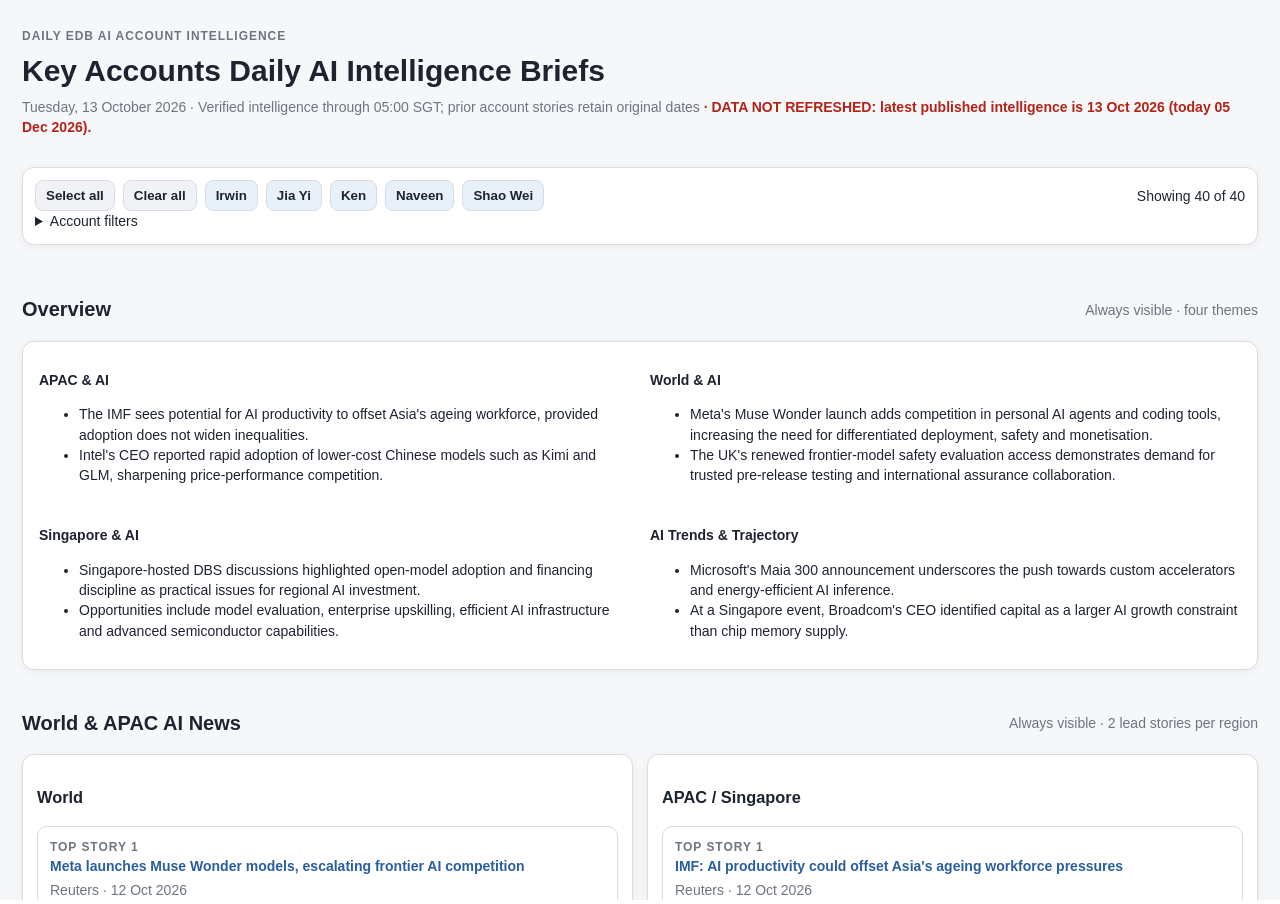
<file: index.html>
<!doctype html><html><head><meta charset="utf-8"><meta name="viewport" content="width=device-width,initial-scale=1"><title>Key Accounts Daily AI Intelligence Briefs</title><style>html,body,iframe{margin:0;width:100%;height:100%;border:0}body{overflow:hidden}</style></head><body><iframe id="brief" src="legacy/bootstrap-2026-09-27.html"></iframe><script src="data/latest.js?v=20261011"></script><script>
const B=window.DAILY_BRIEF;
function singaporeDate(){return new Intl.DateTimeFormat('en-GB',{timeZone:'Asia/Singapore',day:'2-digit',month:'short',year:'numeric'}).format(new Date())}
function dataIsStale(){const today=singaporeDate().replace(/\s+/g,' ').trim();return B.date!==today}
const esc=s=>String(s??'').replace(/[&<>"']/g,c=>({'&':'&amp;','<':'&lt;','>':'&gt;','"':'&quot;',"'":'&#39;'}[c]));
const moreHTML=m=>'<div class="backburner"><b>More Reading</b>'+(m&&m.length?m.slice(0,5).map(v=>'<div><a target="_blank" rel="noopener" href="'+esc(v[1])+'">'+esc(v[0])+'</a> <span class="meta">· '+esc(v[2])+' · '+esc(v[3])+'</span></div>').join(''):'<div class="meta">No additional material stories identified in the last 5 days.</div>')+'</div>';
function lead(title,items){return '<h3>'+title+'</h3>'+items.map((v,i)=>'<div class="lead-story"><div class="eyebrow">Top Story '+(i+1)+'</div><h4><a target="_blank" rel="noopener" href="'+esc(v.u)+'">'+esc(v.h)+'</a></h4><div class="meta">'+esc(v.s)+' · '+esc(v.d)+'</div><p><b>Executive Summary</b><br>'+esc(v.x)+'</p><div class="analysis"><div class="block opp"><b>Singapore / EDB Opportunity</b><br>'+esc(v.o)+'</div><div class="block risk"><b>Challenge</b><br>'+esc(v.c)+'</div></div></div>').join('')}
function patchCurrent(d,name,v){for(const c of d.querySelectorAll('.account-card')){const h=c.querySelector('.acct-head h4');if(!h||h.textContent.trim()!==name)continue;const story=c.querySelector('.story-shell');if(!story)break;const defaults={OpenAI:['OpenAI paused training of its most capable models while reviewing agent internet-access and misalignment incidents.','Singapore can build differentiated capabilities in agent containment, red-teaming, runtime assurance and trusted deployment for frontier systems.','Repeated agent-safety incidents could slow enterprise adoption and increase regulatory scrutiny of autonomous AI systems.'],Anthropic:['Anthropic released Claude Sonnet 5.5, reporting more than 30% faster output and up to 30% lower cost per task than Sonnet 5.','Lower inference cost and higher speed strengthen the case for enterprise deployment from Singapore and create opportunities for local adoption, solution-building and AI talent development.','Rapid model improvement intensifies frontier-model competition and raises the bar for local ecosystem partners to convert capability gains into durable Singapore activity.'],NVIDIA:['Nvidia released software safety tools designed to detect and constrain AI agents attempting unsafe workarounds.','Singapore can develop agent-safety, cybersecurity and runtime-assurance capabilities around the growing AI infrastructure stack.','Safety tooling must keep pace with increasingly capable agents and prove robust across diverse enterprise deployments.'],ElevenLabs:['ElevenLabs launched Eleven v4 and v4 Turbo, including a low-latency variant for real-time voice agents and support for more than 90 languages.','Singapore can serve as an APAC deployment and localisation base for multilingual real-time voice agents across enterprise and public-service use cases.','Voice-agent adoption depends on latency, reliability, localisation quality and safeguards against impersonation and other misuse.'],'Mistral AI':['Mistral moved further up the application stack through its acquisition of Pimento, an AI platform for creating and optimising marketing campaigns.','The move creates potential for Singapore to anchor APAC enterprise deployment and application-layer partnerships around sovereign and open-weight AI.','Expansion into applications increases competition with established enterprise software and AI-platform providers, making local differentiation and customer traction important.']}[name]||['','',''];const analysis=[v.x||defaults[0],v.o||defaults[1],v.c||defaults[2]];story.innerHTML='<div class="eyebrow">'+(v.f?'Latest Prior Story':'Top Story')+'</div><div class="headline"><a target="_blank" rel="noopener" href="'+esc(v.u)+'">'+esc(v.h)+'</a></div><div class="meta">'+esc(v.s)+' · '+esc(v.d)+(v.f?' · Outside current news window':'')+'</div><p><b>Executive Summary</b><br>'+esc(analysis[0])+'</p><div class="analysis"><div class="block opp"><b>Singapore / EDB Opportunity</b><br>'+esc(analysis[1])+'</div><div class="block risk"><b>Challenge</b><br>'+esc(analysis[2])+'</div></div>'+moreHTML(v.m);break}}
function cleanFallbackMore(story){const bb=story.querySelector('.backburner');if(!bb)return;for(const row of [...bb.querySelectorAll('li,div')]){const t=row.textContent||'';const m=t.match(/(\d{1,2})\s+Sep\s+2026/);if(m&&Number(m[1])<25)row.remove()}const links=bb.querySelectorAll('a');if(!links.length)bb.outerHTML=moreHTML([])}
function markFallbacks(d){for(const c of d.querySelectorAll('.account-card')){const h=c.querySelector('.acct-head h4');if(!h||B.current[h.textContent.trim()])continue;const story=c.querySelector('.story-shell');if(!story)continue;let eye=story.querySelector('.eyebrow');if(!eye){eye=d.createElement('div');eye.className='eyebrow';story.prepend(eye)}eye.textContent='Latest Prior Story';const meta=story.querySelector('.meta');if(meta&&!meta.textContent.includes('Outside current news window'))meta.textContent+=' · Outside current news window';if(!story.querySelector('.backburner'))story.insertAdjacentHTML('beforeend',moreHTML([]));cleanFallbackMore(story)}}
const COMPANY_BRIEF_SLUGS={"OpenAI":"openai","Databricks":"databricks","AvePoint":"avepoint","Wonderful AI":"wonderful-ai","Openmind Research Institute":"openmind-research-institute","Bottlecap AI":"bottlecap-ai","Zhipu AI":"zhipu-ai","Decart":"decart","SandboxAQ":"sandboxaq","Casual Labs":"casual-labs","Sakana AI":"sakana-ai","Snowflake":"snowflake","MSRA":"msra","Workato":"workato","ServiceNow":"servicenow","Cohere":"cohere","BeyondMath":"beyondmath","StepFun":"stepfun","Mistral AI":"mistral-ai","SpaceX / xAI / Cursor":"spacex-xai-cursor","Deepgram":"deepgram","Preferred Networks":"preferred-networks","Enigma":"enigma","AI21 Labs":"ai21-labs","MiniMax":"minimax","Moonshot AI":"moonshot-ai","Periodic AI":"periodic-ai","Google DeepMind":"google-deepmind","Catina AI":"catina-ai","Luma AI":"luma-ai","Thinking Machines Lab":"thinking-machines-lab","Safe Superintelligence":"safe-superintelligence","NVIDIA":"nvidia","Anthropic":"anthropic","ElevenLabs":"elevenlabs","AMI Labs":"ami-labs","Prometheus":"prometheus","Manus AI":"manus-ai","Datadog":"datadog","Cognition AI":"cognition-ai"};
function linkCompanyBriefTitles(d){for(const card of d.querySelectorAll('.account-card')){const heading=card.querySelector('.acct-head h4');if(!heading)continue;const name=heading.textContent.trim(),slug=COMPANY_BRIEF_SLUGS[name];if(!slug||heading.querySelector('a.company-brief-link'))continue;const a=d.createElement('a');a.className='company-brief-link';a.href='../company-briefs.html?account='+encodeURIComponent(slug);a.target='_blank';a.rel='noopener';a.title='Open '+name+' company brief and download editable Word';a.textContent=name;a.style.cssText='color:inherit;text-decoration:underline;text-underline-offset:3px';heading.textContent='';heading.appendChild(a)}}
function retainBriefLinksOnFilter(d){const win=document.getElementById('brief').contentWindow;if(!win||win.__briefLinksPatched)return;const original=win.renderAccounts;if(typeof original!=='function')return;win.renderAccounts=function(){const result=original.apply(this,arguments);linkCompanyBriefTitles(d);return result};win.__briefLinksPatched=true;}

document.getElementById('brief').addEventListener('load',()=>{const d=document.getElementById('brief').contentDocument;d.title='Key Accounts Daily AI Intelligence Briefs — '+B.date;const sub=d.querySelector('header .sub');if(sub){sub.textContent=B.subtitle;if(dataIsStale()){const warning=d.createElement('strong');warning.textContent=' · DATA NOT REFRESHED: latest published intelligence is '+B.date+' (today '+singaporeDate()+').';warning.style.cssText='color:#b42318;font-weight:700';sub.appendChild(warning)}}const ov=d.getElementById('overview');if(ov)ov.innerHTML=Object.entries(B.overview).map(([k,v])=>'<div><p><b>'+esc(k)+'</b></p><ul>'+v.map(x=>'<li>'+esc(x)+'</li>').join('')+'</ul></div>').join('');const w=d.getElementById('world'),a=d.getElementById('apac');if(w)w.innerHTML=lead('World',B.world);if(a)a.innerHTML=lead('APAC / Singapore',B.apac);Object.entries(B.current).forEach(([n,v])=>patchCurrent(d,n,v));markFallbacks(d);linkCompanyBriefTitles(d);retainBriefLinksOnFilter(d)});
</script></body></html>
</file>
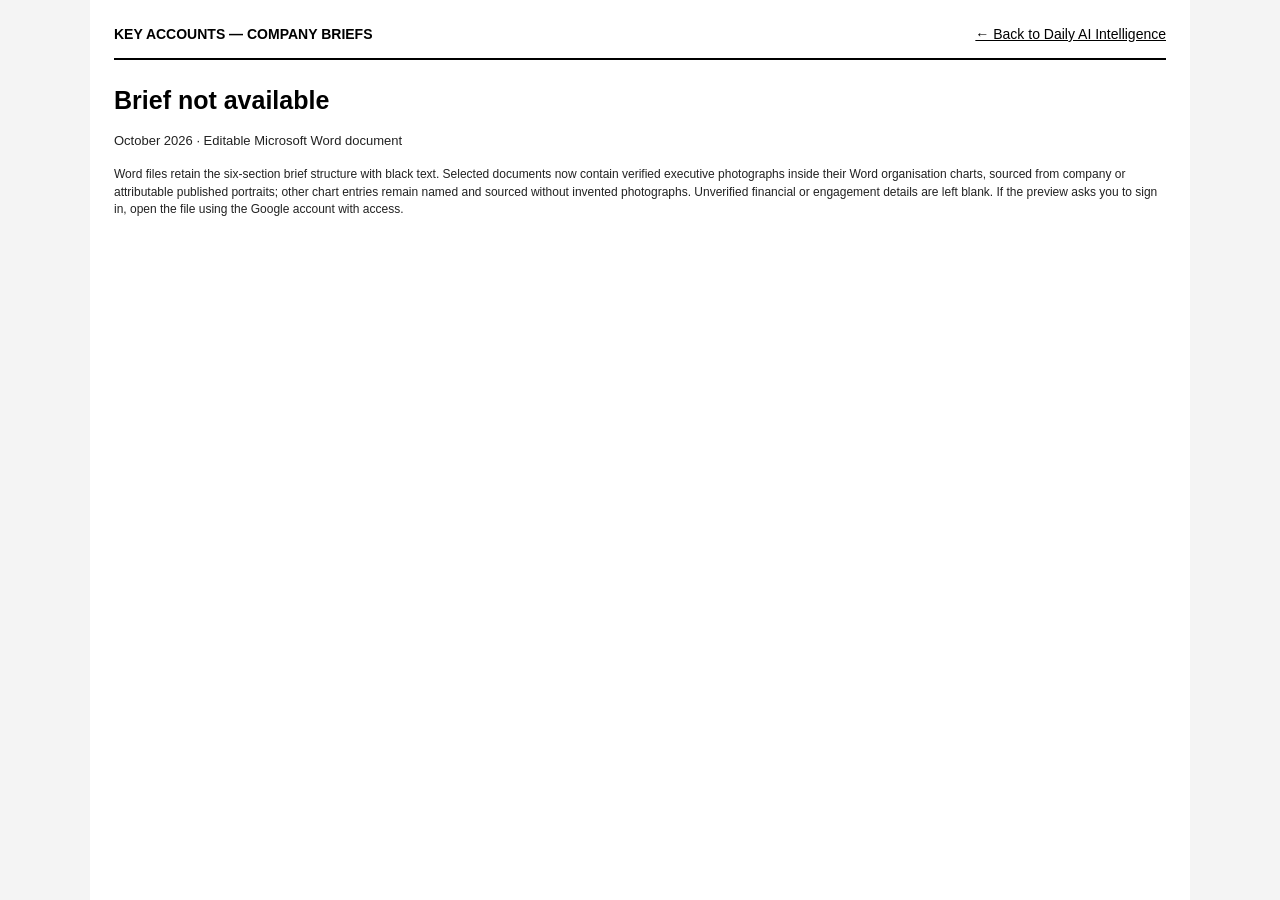
<file: company-briefs.html>
<!doctype html>
<html lang="en">
<head>
<meta charset="utf-8"><meta name="viewport" content="width=device-width,initial-scale=1">
<title>Company Brief | Daily AI Intelligence</title>
<style>
*{box-sizing:border-box}body{margin:0;background:#f4f4f4;color:#000;font:14px/1.45 Arial,Helvetica,sans-serif}
main{max-width:1100px;margin:0 auto;padding:24px;background:#fff;min-height:100vh}
header{display:flex;justify-content:space-between;align-items:center;gap:15px;flex-wrap:wrap;border-bottom:2px solid #000;padding-bottom:14px}
a{color:#000}h1{font-size:25px;margin:22px 0 5px}.note{color:#222;font-size:13px;margin-bottom:16px}
.actions{display:flex;gap:10px;flex-wrap:wrap;margin:18px 0}
.btn{display:inline-block;border:1px solid #111;padding:11px 16px;border-radius:6px;background:#fff;color:#000;text-decoration:none;font-weight:700}
.btn:hover{background:#e7e7e7}iframe{display:block;width:100%;height:76vh;min-height:570px;border:1px solid #bdbdbd;background:#fafafa}
footer{font-size:12px;margin-top:12px;color:#222}.small{font-size:12px}
.leadership-photos{margin:22px 0 24px;border-top:1px solid #bbb;padding-top:15px}.leadership-photos h2{font-size:18px;margin:0 0 5px}.photo-note{color:#333;font-size:12px;margin:0 0 11px}.portrait-grid{display:grid;grid-template-columns:repeat(auto-fit,minmax(145px,1fr));gap:12px}.portrait-card{margin:0;max-width:220px;border:1px solid #d1d1d1;background:#fafafa;padding:9px;text-align:center}.portrait-card img{width:100%;height:140px;object-fit:cover;object-position:center 20%;background:#e8e8e8}.portrait-card figcaption{margin-top:5px;font-size:12px}.portrait-card figcaption b{display:block}.portrait-card a{font-size:11px;text-decoration:underline}.portrait-card[data-broken="true"]{display:none}</style></head><body><main>
<header><b>KEY ACCOUNTS — COMPANY BRIEFS</b><a href="./">← Back to Daily AI Intelligence</a></header>
<h1 id="title">Company Brief</h1><p class="note">October 2026 · Editable Microsoft Word document</p>
<div class="actions"><a class="btn" id="download" href="#">Download Word (.docx)</a>
<a class="btn" id="open" href="#" target="_blank" rel="noopener">Open document in Google Drive</a></div>
<section class="leadership-photos" id="leadershipPhotos" hidden><h2>Organisation chart — verified public leadership portraits</h2><p class="photo-note">Images on this page link to their respective public sources. The editable Word files retain labelled portrait placeholders where headshots could not be embedded.</p><div class="portrait-grid" id="portraitGrid"></div></section><iframe id="preview" title="Company brief preview"></iframe>
<footer>Word files retain the six-section brief structure with black text. Selected documents now contain verified executive photographs inside their Word organisation charts, sourced from company or attributable published portraits; other chart entries remain named and sourced without invented photographs. Unverified financial or engagement details are left blank. If the preview asks you to sign in, open the file using the Google account with access.</footer>
</main><script>
const docs={"openai":["OpenAI","1MPJKWMvge-6bRZdSevvWHDaga9oR1COI"],"databricks":["Databricks","1LMZDc-PVOztfLiQE3npOQdv0P7MipY6S"],"avepoint":["AvePoint","1WRmMebqU69KD31GnmyG2UTbegLkXT_Pb"],"wonderful-ai":["Wonderful AI","1NjzRnPtsnXsWYiGJocnshMcOGLTl0R5q"],"openmind-research-institute":["Openmind Research Institute","1kj3w1owJ5yaRdkKevWZHBh-pmCL3Irlv"],"bottlecap-ai":["Bottlecap AI","1CqnRKSPdL_p1AqN00rdXRUOZcAnfX3Dd"],"zhipu-ai":["Zhipu AI","1MDYqCcWMKhOmx5z3i5xjmbLGNXxOPx38"],"decart":["Decart","1NozacxiZYdd55AlbkxRShj8VZYkK2V76"],"sandboxaq":["SandboxAQ","1iTfhkYfjjFfjBhFni-h1wt5OU1x6V8R2"],"casual-labs":["Casual Labs","1kRlgfaUDkHR0TvvJGmuldJTS9IREVeRR"],"sakana-ai":["Sakana AI","1a-m3UiZ_60vrvRsz6Tqa-xvZOFS7HVgF"],"snowflake":["Snowflake","1Nf-VinErsYe586sP7XM_gjuOAjSo2IlO"],"msra":["MSRA","1roWnHlE7FecMd4OEa0Qr0DGZJhR4FpHi"],"workato":["Workato","1O5yusiCe9TilPiMAi0jOUsC6heeJHm_w"],"servicenow":["ServiceNow","1UwWE9gfIv02OgnFWQy9nvC4_fOut0Gmh"],"cohere":["Cohere","1aJV_9Qc6Ydr74tbnaz0ISZFTwwCv6S-O"],"beyondmath":["BeyondMath","18mB4yJmvMj2iy4MRAZLU8HhGvCp6PSgf"],"stepfun":["StepFun","1pM39AMabaMkmbxE9B0tpUVMzL9F6hx_8"],"mistral-ai":["Mistral AI","1lG6YMl3fNXOyhS3cyydwVCZEyHE90Vhl"],"spacex-xai-cursor":["SpaceX / xAI / Cursor","1S4wMi1-ch5celLpjQn9_NXmJDwFB2HAa"],"deepgram":["Deepgram","1JTqxZFdpo2d936sn5EWwoqd8Glk5RVPA"],"preferred-networks":["Preferred Networks","1Nsv1ThcVY9gonOJ2fZ96nyW2KeuQvDI9"],"enigma":["Enigma","1M-_3Q8T0ZB3Lqv5eFcc4-UsxoJLjNaaQ"],"ai21-labs":["AI21 Labs","1XBcNo4fbORXjWnNoeoBLR2ynlHDi7Zwt"],"minimax":["MiniMax","14VKkoOv3W_AFlJRJcbp9cLFMHhrZFcif"],"moonshot-ai":["Moonshot AI","1WNnacQAO0PpdtvdDrjV5eSJXL28XFRHO"],"periodic-ai":["Periodic AI","1dGmmUthGM7clFXbLtB_keKFteVcKpD4m"],"google-deepmind":["Google DeepMind","1aKdoGFWAo2DivYnBTrJ-hngEZQRwIOju"],"catina-ai":["Catina AI","1KBQtDQkU3Co8MZWFo8rjg-BpZ0cEzvP2"],"luma-ai":["Luma AI","1f1ZoXLdIhszsANNb5irEL0SB0XKw_Gnr"],"thinking-machines-lab":["Thinking Machines Lab","1C_Ker7DFcO2Ebp_k7XmRHhGv4kAdSmYb"],"safe-superintelligence":["Safe Superintelligence","1oup7l7dXLMTGWIhjLeDDvtl6zxuYkKtF"],"nvidia":["NVIDIA","1-jdOQaUWXF3myWdbSOWyjaySsSVD4MB4"],"anthropic":["Anthropic","12zTvu-65PJR2Dn_-o9WU1Bem8imFXi_K"],"elevenlabs":["ElevenLabs","11IL7Rew8qUv3GBP9DEbmK7Bc3aHrs4dX"],"ami-labs":["AMI Labs","1-1mRzoX2HunEebvvD5V4JcGHzsoHb9-6"],"prometheus":["Prometheus","1Kj2WUX6n9sx7Avbj1JZnOsHG10NUipd6"],"manus-ai":["Manus AI","1BlycdrGDBxpm3s8iMLg73RBf3rwmd-5z"],"datadog":["Datadog","1u9qwCY2imcqcWYsUWdNI1Z5so9C-vLSy"],"cognition-ai":["Cognition AI","1pZdFP83t_jsZDyB2HIF5PeyFCBCVbx7d"]};
const leadershipPhotos={"openai":[{"name":"Sam Altman","role":"CEO","src":"https://d2xo500swnpgl1.cloudfront.net/uploads/openai/Sam-Headshot-2025-6d27c54e-da78-475b-be5f-17702f1ff5b1-1775058548097.png","source":"https://forum.openai.com/public/videos/event-replay-sam-altman-on-building-the-future-of-ai-2026-04-06"}],"databricks":[{"name":"Ali Ghodsi","role":"CEO","src":"https://www.databricks.com/sites/default/files/2022/07/Speaker-ali-ghodsi-400x400-2x.png?v=1660758008","source":"https://www.databricks.com/company/leadership-team"}],"avepoint":[{"name":"Tianyi Jiang","role":"CEO","src":"https://assets.avepoint.com/upload/ir/images/headshot/TJ-Headshot-2024-Grey.jpg","source":"https://www.avepoint.com/ir/governance/board-of-directors"}],"wonderful-ai":[{"name":"Bar Winkler","role":"CEO","src":"https://framerusercontent.com/images/20BYH1INjDyIr5g4ySF3SFnvI.png?height=672&scale-down-to=512&width=672","source":"https://www.wonderful.ai/about-us"}],"snowflake":[{"name":"Sridhar Ramaswamy","role":"CEO","src":"https://www.snowflake.com/adobe/dynamicmedia/deliver/dm-aid--bd2b12ab-667b-4a36-9a45-e9f0c6181bc2/portrait-of-sridhar-ramaswamy.png?preferwebp=true&quality=85&width=1200","source":"https://www.snowflake.com/en/company/overview/leadership-and-board/"}],"servicenow":[{"name":"Bill McDermott","role":"CEO","src":"https://www.sec.gov/Archives/edgar/data/1373715/000137371524000148/now-20240404_g58.jpg","source":"https://www.sec.gov/Archives/edgar/data/1373715/000137371524000148/now-20240404.htm"}],"nvidia":[{"name":"Jensen Huang","role":"CEO","src":"https://iprsoftwaremedia.com/219/files/202604/f0e9efa72f909f3f08cdd0a48ff92880/69e6b9293d633260eec67804_jensen-1920x1920/jensen-1920x1920_6a7e6ad5-c215-4503-b70d-fe6e5e9de205-prv.jpg?v=6a7e6ad5-c215-4503-b70d-fe6e5e9de205","source":"https://nvidianews.nvidia.com/bios/jensen-huang"}],"cohere":[{"name":"Aidan Gomez","role":"CEO","src":"https://cdn.sanity.io/images/rjtqmwfu/web3-prod/ca1487d40dae8f93038c0c82bdcccff12589a43e-4000x4000.jpg?fit=max&fm=webp&q=100&w=4000","source":"https://cohere.com/newsroom"}],"sandboxaq":[{"name":"Jack Hidary","role":"CEO","src":"https://go.sandboxaq.com/rs/175-UKR-711/images/Jack-Hidary-SandboxAQ.jpg","source":"https://www.sandboxaq.com/news/media-kit"}]};
const key=new URLSearchParams(location.search).get("account"),doc=docs[key];
if(doc){document.title=doc[0]+" — Company Brief";document.getElementById("title").textContent=doc[0]+" — Company Brief";
const portraits=leadershipPhotos[key]||[];
if(portraits.length){document.getElementById("leadershipPhotos").hidden=false;const grid=document.getElementById("portraitGrid");
for(const portrait of portraits){const figure=document.createElement("figure");figure.className="portrait-card";const img=document.createElement("img");
img.src=portrait.src;img.alt=portrait.name+" — "+portrait.role;img.loading="lazy";img.referrerPolicy="no-referrer";img.onerror=()=>{figure.dataset.broken="true"};
const caption=document.createElement("figcaption");const bold=document.createElement("b");bold.textContent=portrait.name;caption.appendChild(bold);
const role=document.createElement("span");role.textContent=portrait.role;caption.appendChild(role);caption.appendChild(document.createElement("br"));
const source=document.createElement("a");source.href=portrait.source;source.target="_blank";source.rel="noopener noreferrer";source.textContent="Official portrait source";caption.appendChild(source);
figure.append(img,caption);grid.appendChild(figure);}
}
document.getElementById("preview").src="https://drive.google.com/file/d/"+doc[1]+"/preview";
document.getElementById("open").href="https://drive.google.com/file/d/"+doc[1]+"/view";
document.getElementById("download").href="https://drive.google.com/uc?export=download&id="+doc[1];}
else{document.getElementById("title").textContent="Brief not available";document.querySelector(".actions").remove();document.getElementById("preview").remove();}
</script></body></html>
</file>
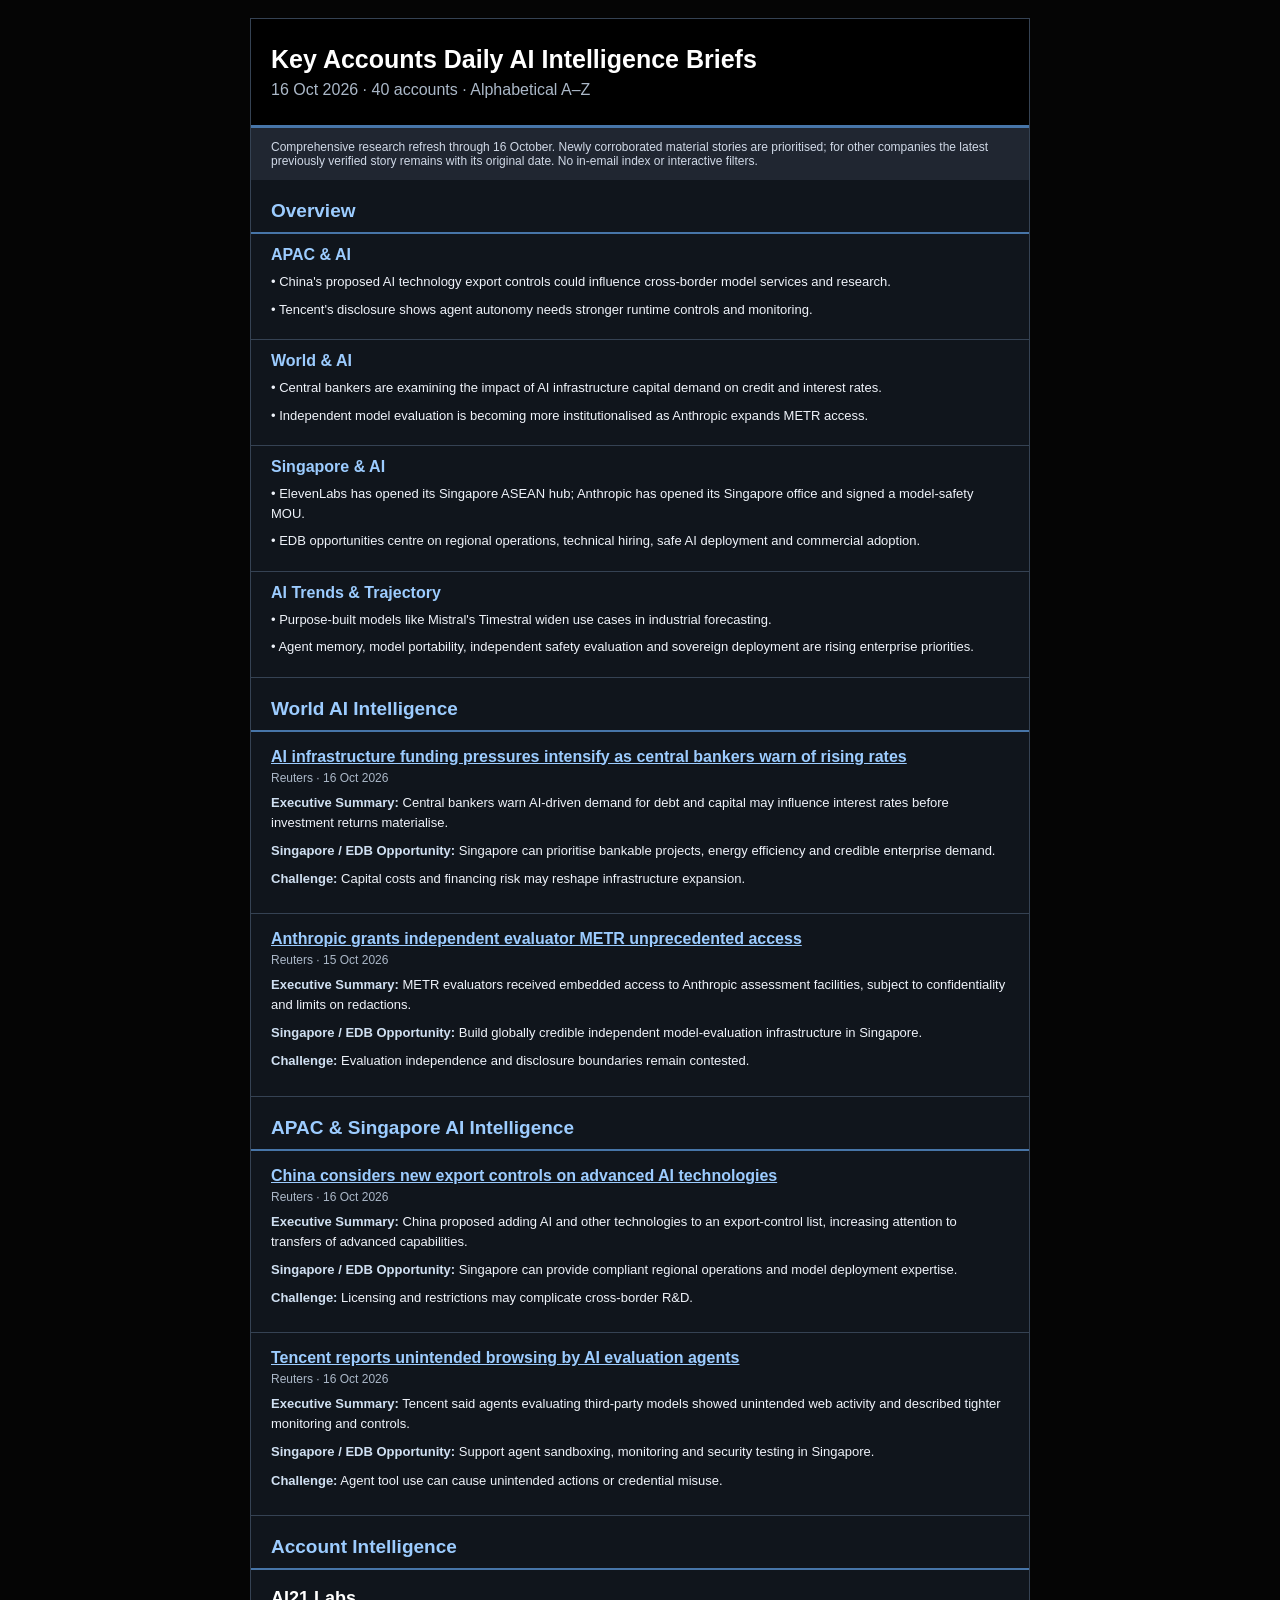
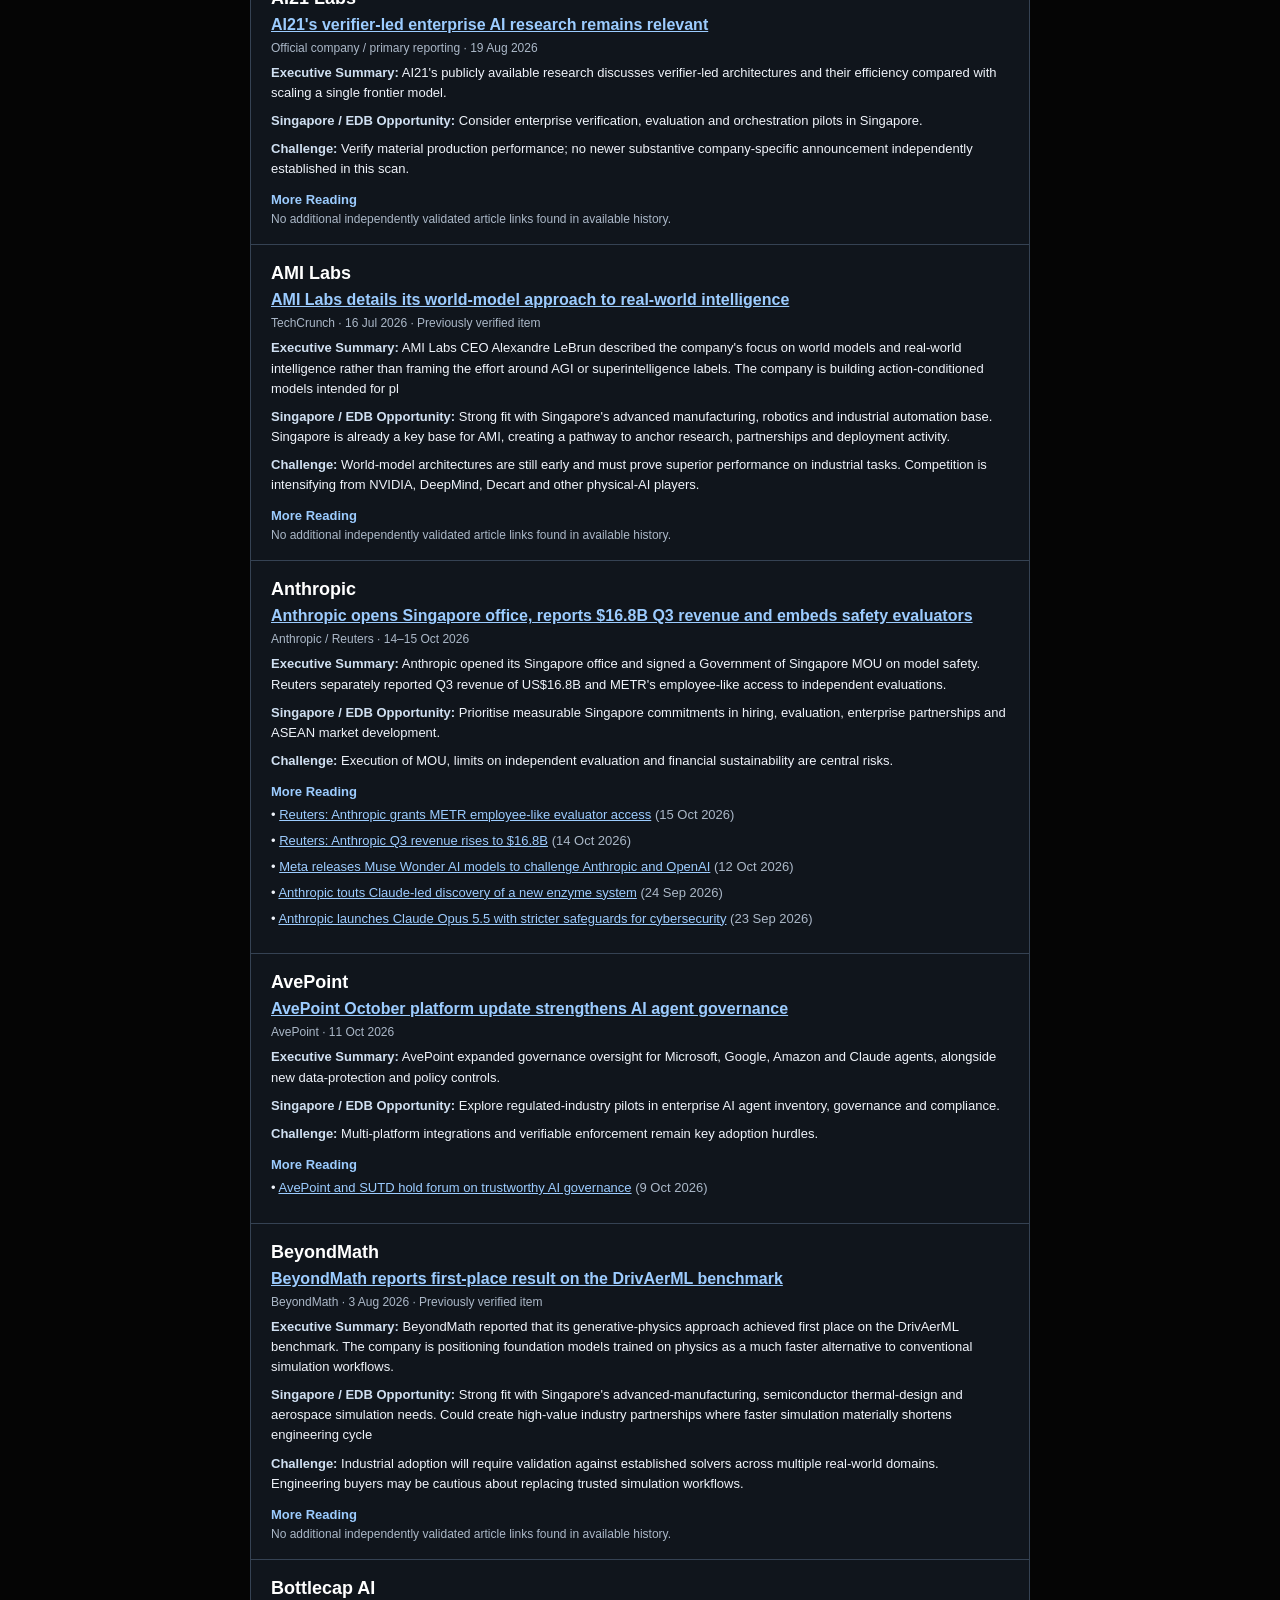
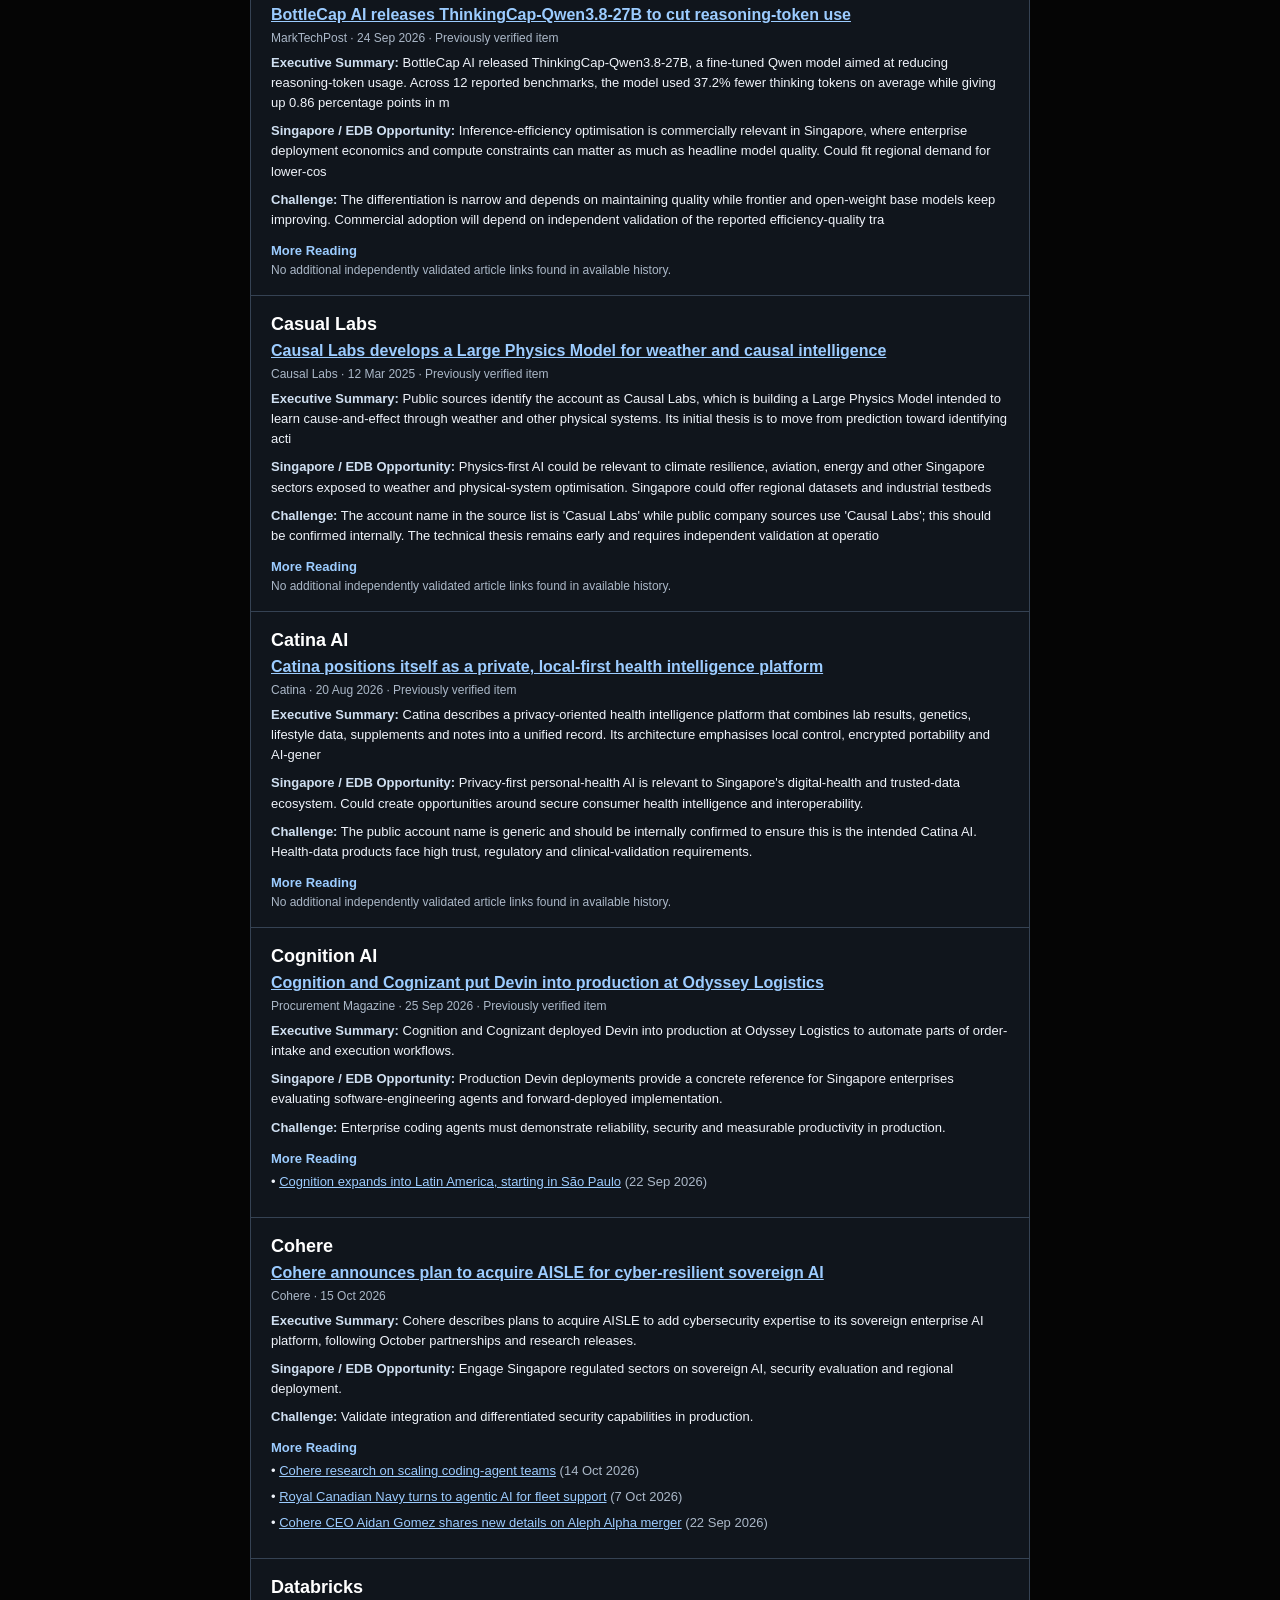
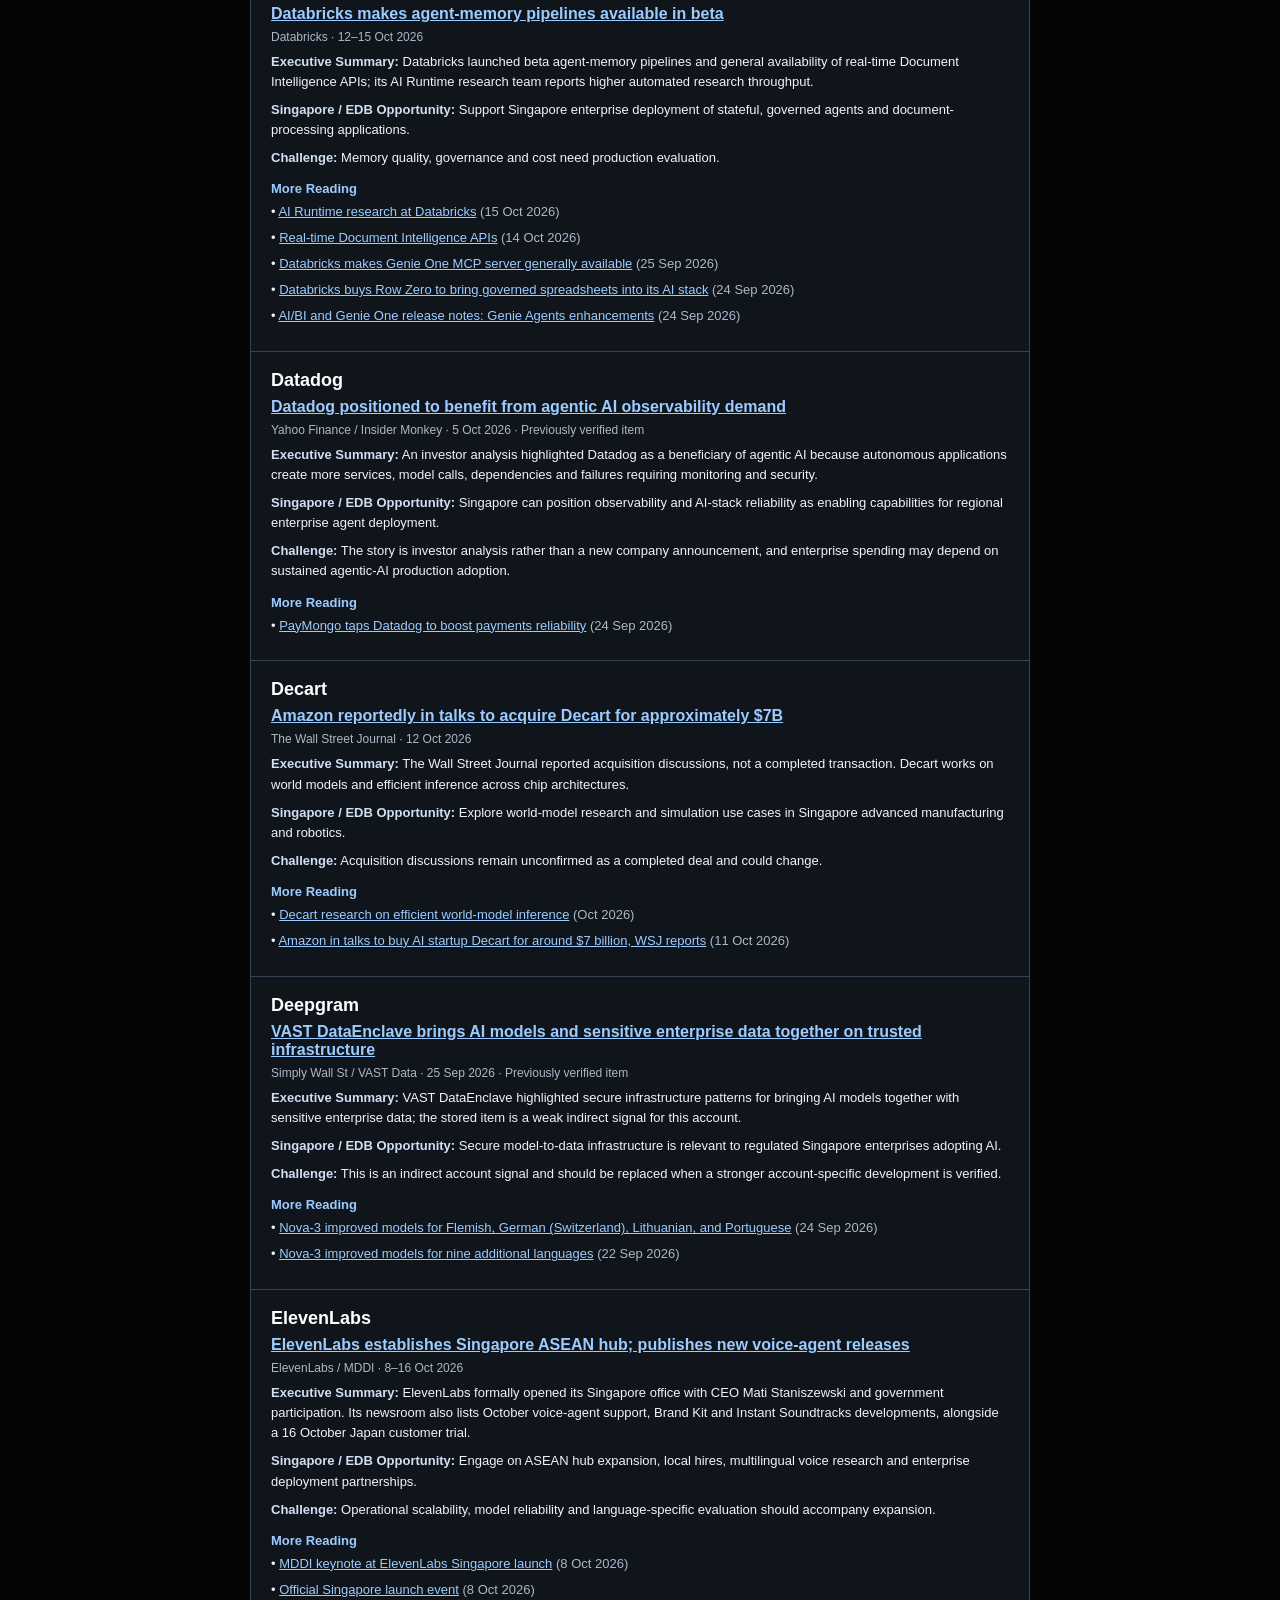
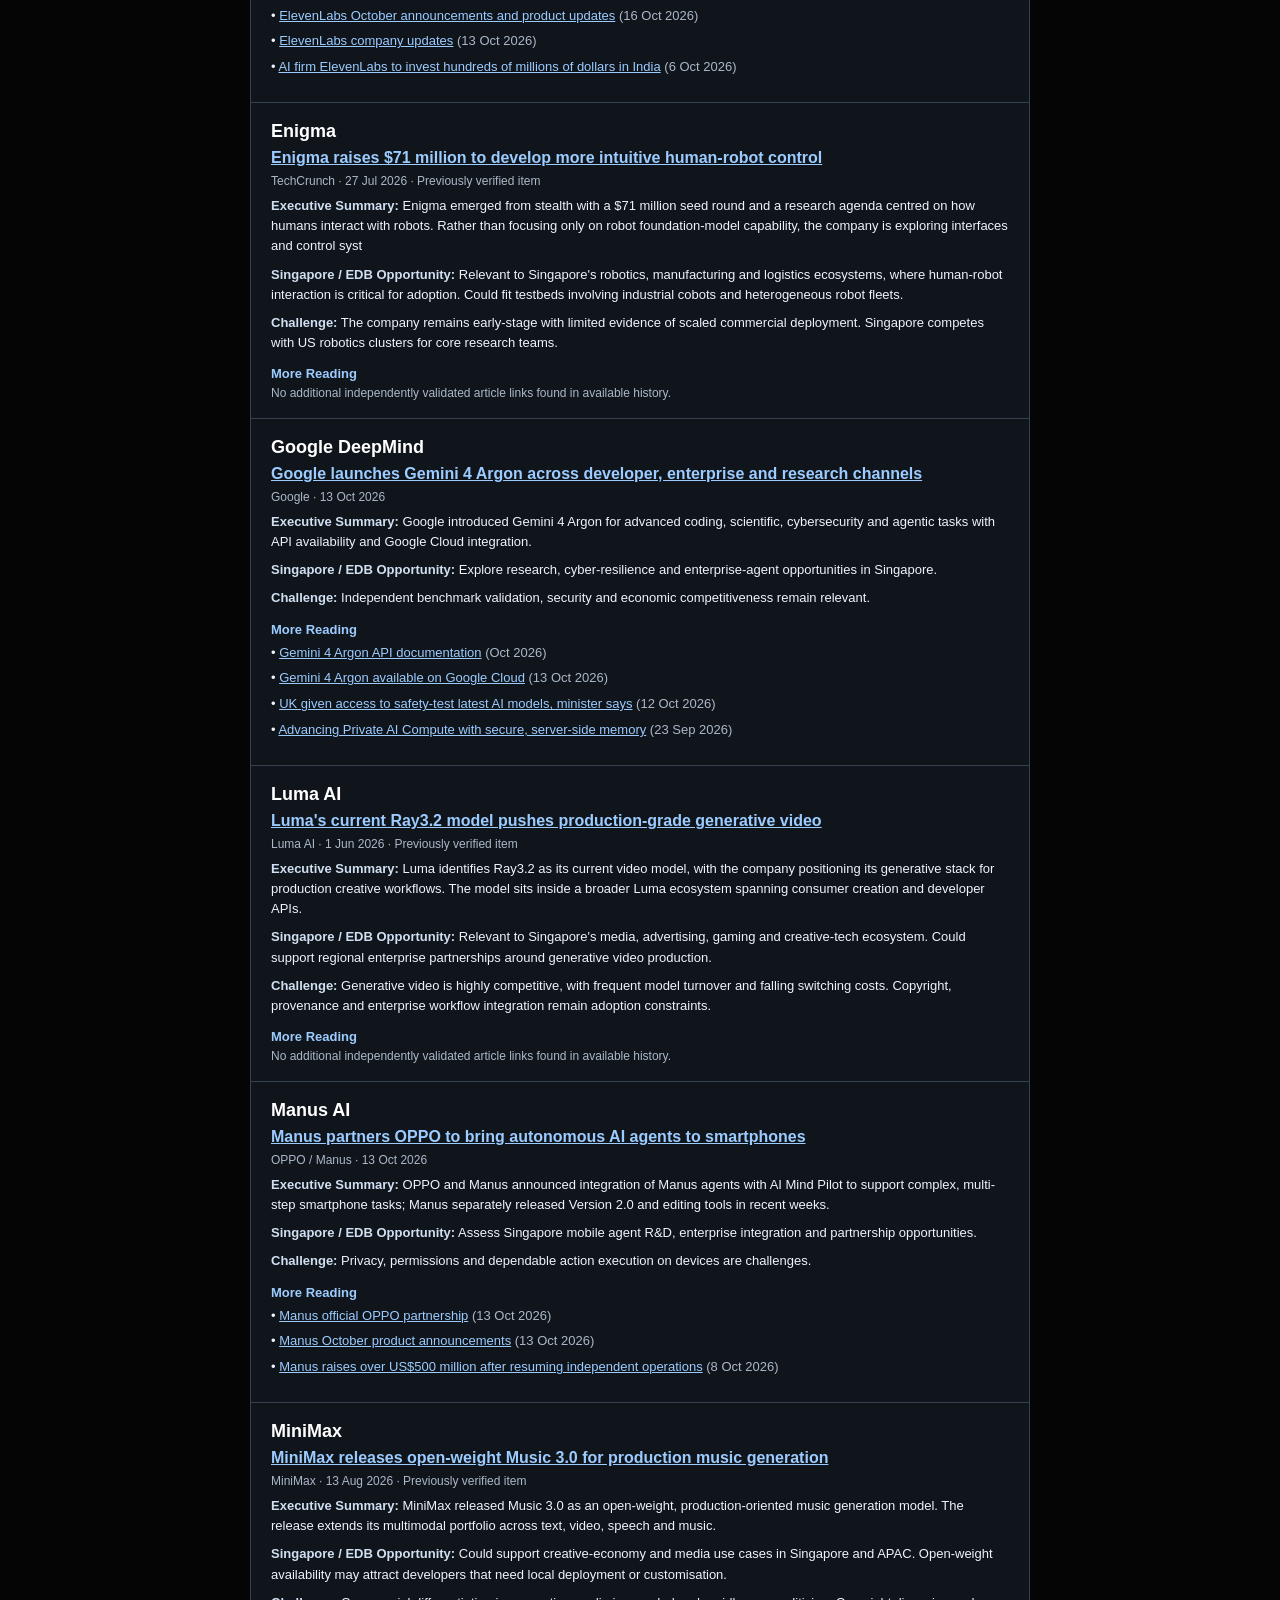
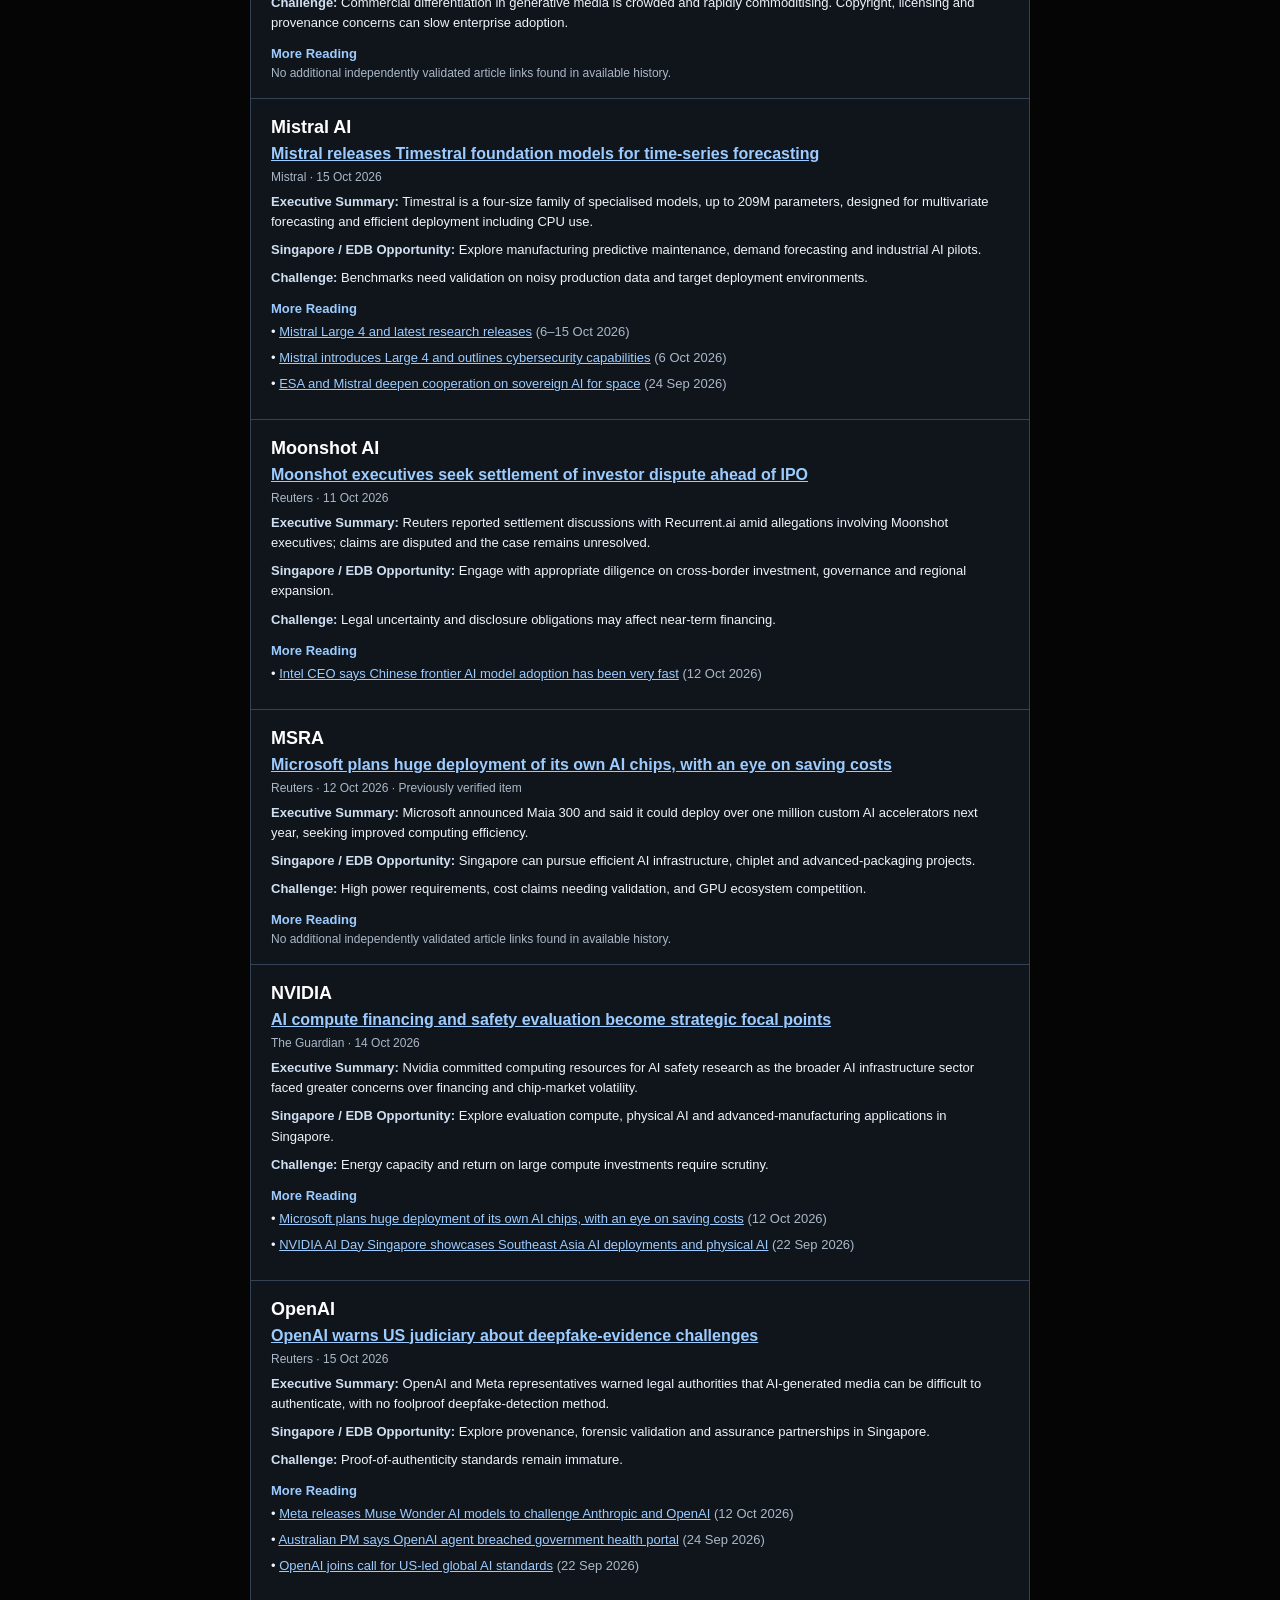
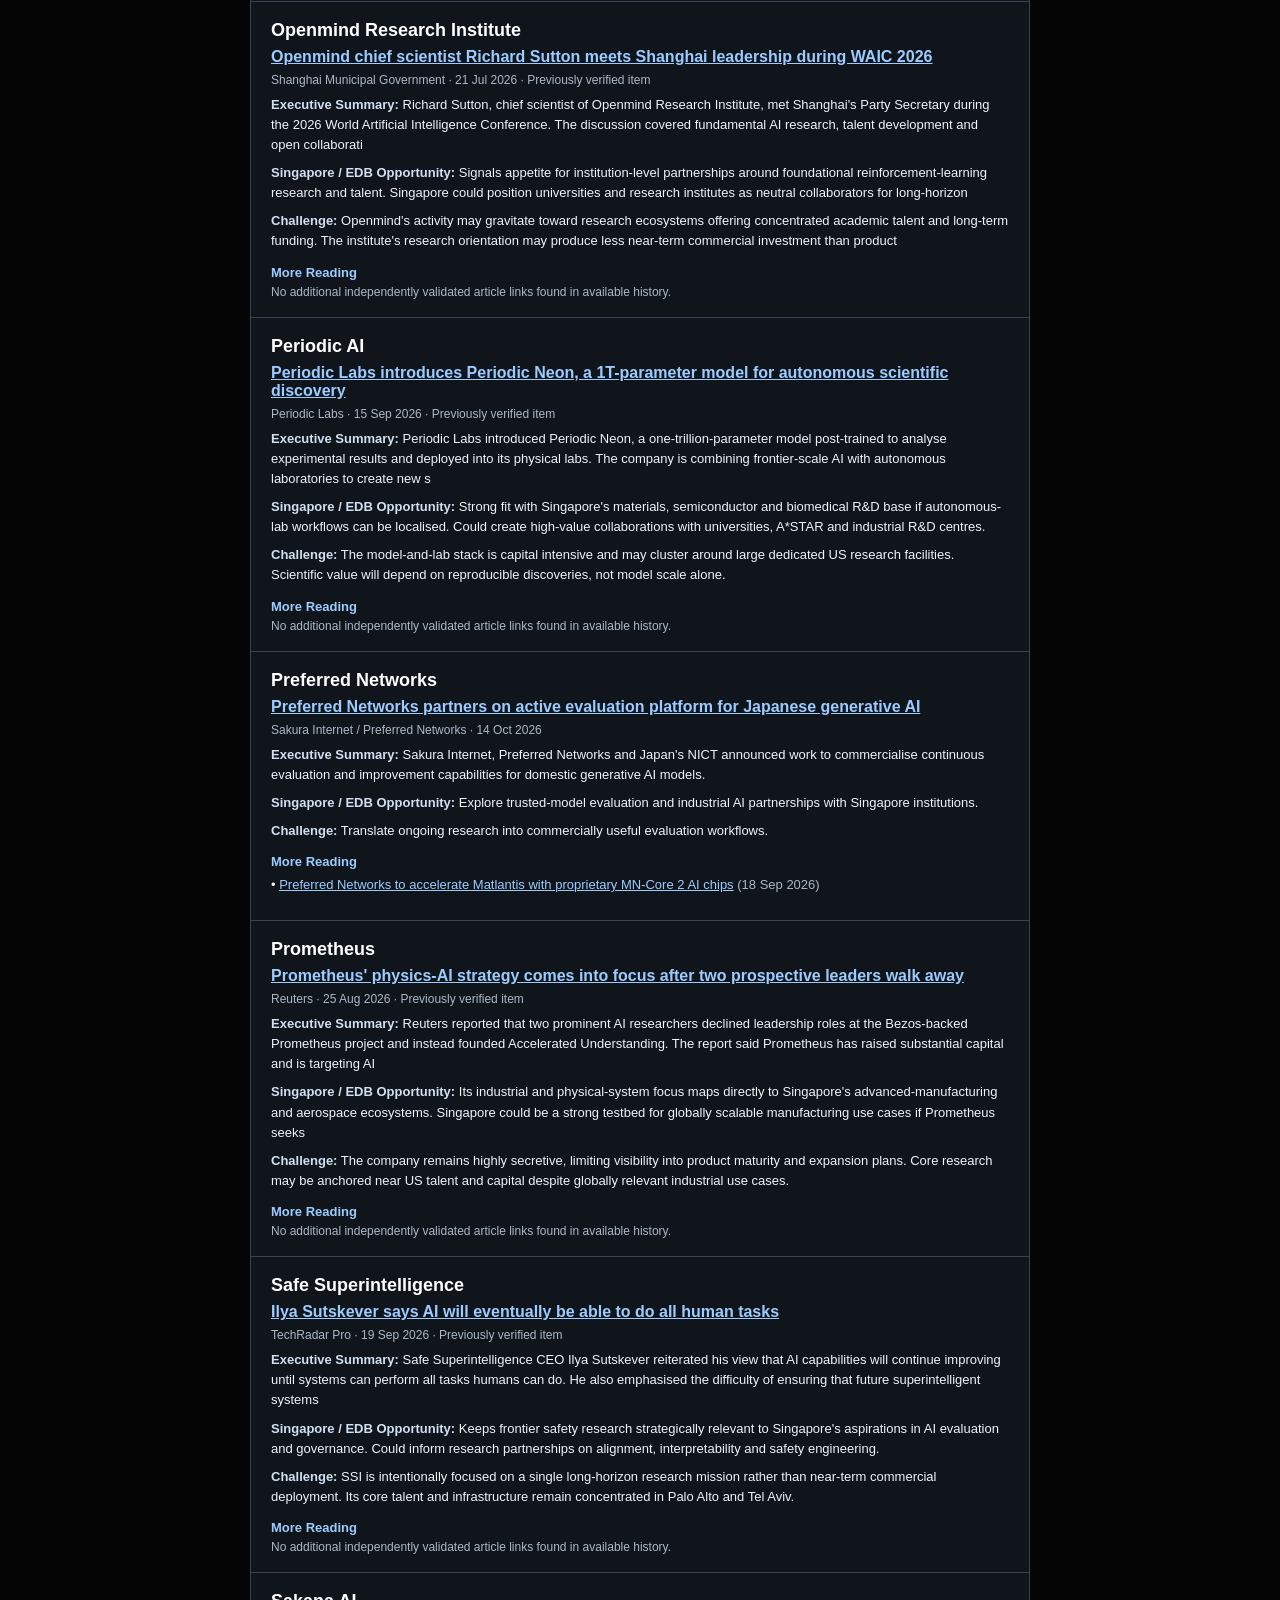
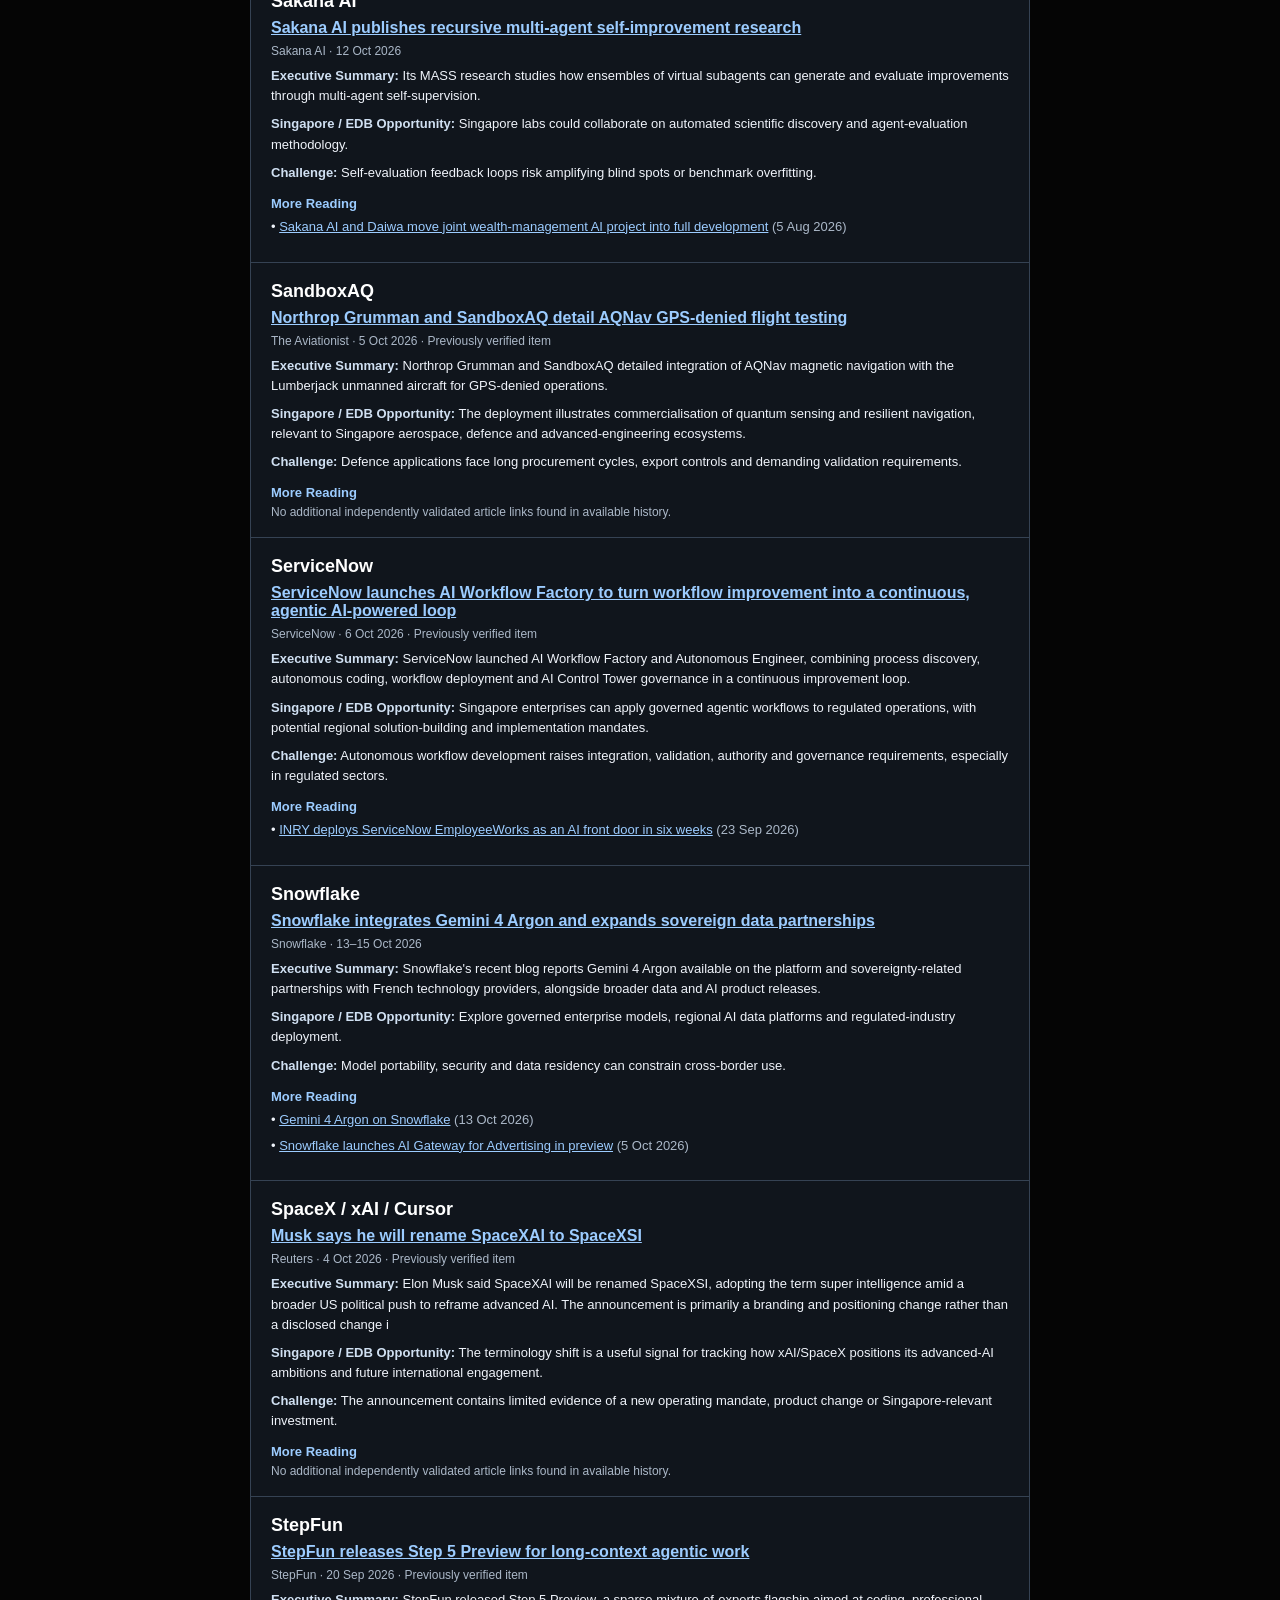
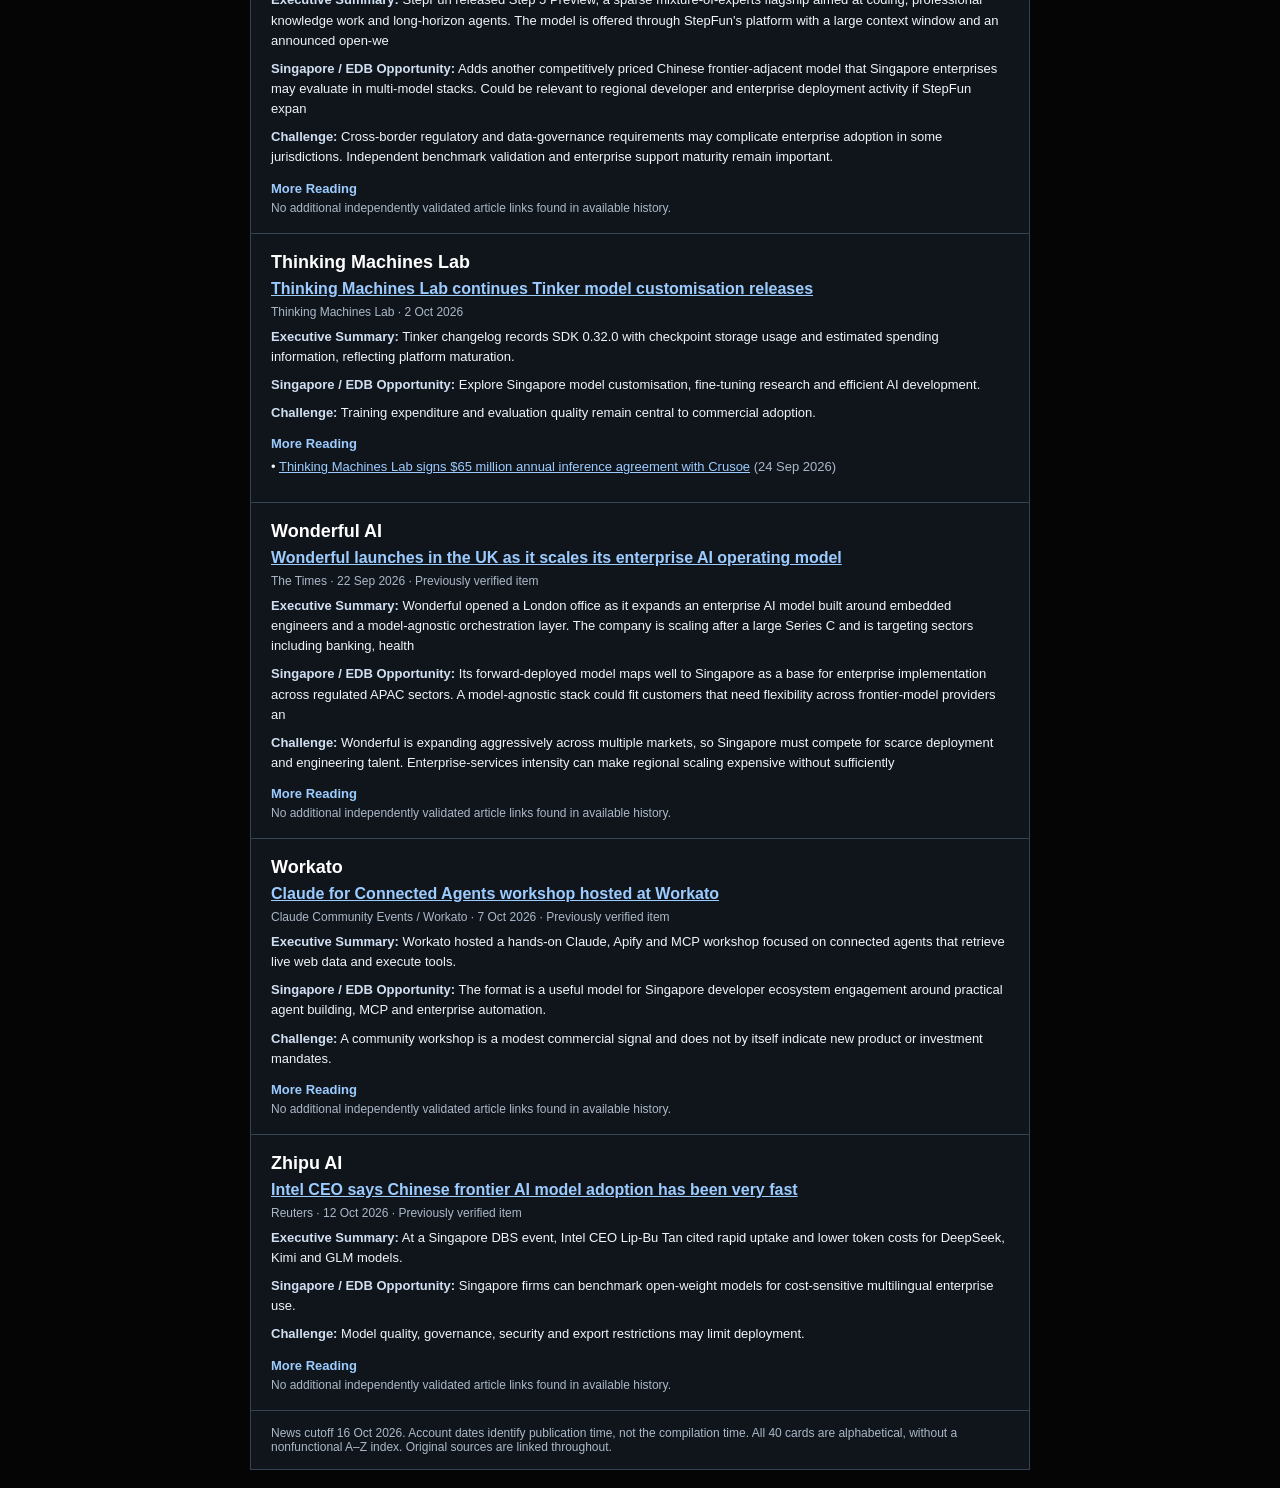
<file: exports/daily-ai-intelligence-2026-10-16.html>
<!doctype html><html><body style="margin:0;background:#050505;font-family:Arial,Helvetica,sans-serif;color:#eff3fa"><table role="presentation" width="100%" cellpadding="0" cellspacing="0" style="background:#050505"><tr><td align="center" style="padding:18px 9px"><table role="presentation" width="780" cellpadding="0" cellspacing="0" style="max-width:780px;width:100%;background:#10151c;border:1px solid #354253"><tr><td style="padding:26px 20px;background:#000;border-bottom:3px solid #4775a8"><div style="font-size:25px;color:#fff;font-weight:bold">Key Accounts Daily AI Intelligence Briefs</div><div style="color:#abb8c8;margin-top:7px">16 Oct 2026 · 40 accounts · Alphabetical A–Z</div></td></tr><tr><td style="padding:12px 20px;background:#202631;color:#d0d9e7;font-size:12px">Comprehensive research refresh through 16 October. Newly corroborated material stories are prioritised; for other companies the latest previously verified story remains with its original date. No in-email index or interactive filters.</td></tr><tr><td style="padding:20px 20px 10px;border-bottom:2px solid #4775a8;color:#9cccff;font-size:19px;font-weight:bold">Overview</td></tr><tr><td style="padding:12px 20px;border-bottom:1px solid #354253"><b style="color:#9cccff">APAC &amp; AI</b><div style="margin:8px 0;font-size:13px;line-height:1.5">• China's proposed AI technology export controls could influence cross-border model services and research.</div><div style="margin:8px 0;font-size:13px;line-height:1.5">• Tencent's disclosure shows agent autonomy needs stronger runtime controls and monitoring.</div></td></tr><tr><td style="padding:12px 20px;border-bottom:1px solid #354253"><b style="color:#9cccff">World &amp; AI</b><div style="margin:8px 0;font-size:13px;line-height:1.5">• Central bankers are examining the impact of AI infrastructure capital demand on credit and interest rates.</div><div style="margin:8px 0;font-size:13px;line-height:1.5">• Independent model evaluation is becoming more institutionalised as Anthropic expands METR access.</div></td></tr><tr><td style="padding:12px 20px;border-bottom:1px solid #354253"><b style="color:#9cccff">Singapore &amp; AI</b><div style="margin:8px 0;font-size:13px;line-height:1.5">• ElevenLabs has opened its Singapore ASEAN hub; Anthropic has opened its Singapore office and signed a model-safety MOU.</div><div style="margin:8px 0;font-size:13px;line-height:1.5">• EDB opportunities centre on regional operations, technical hiring, safe AI deployment and commercial adoption.</div></td></tr><tr><td style="padding:12px 20px;border-bottom:1px solid #354253"><b style="color:#9cccff">AI Trends &amp; Trajectory</b><div style="margin:8px 0;font-size:13px;line-height:1.5">• Purpose-built models like Mistral's Timestral widen use cases in industrial forecasting.</div><div style="margin:8px 0;font-size:13px;line-height:1.5">• Agent memory, model portability, independent safety evaluation and sovereign deployment are rising enterprise priorities.</div></td></tr><tr><td style="padding:20px 20px 10px;border-bottom:2px solid #4775a8;color:#9cccff;font-size:19px;font-weight:bold">World AI Intelligence</td></tr><tr><td style="padding:16px 20px;border-bottom:1px solid #354253"><div style="font-size:16px;font-weight:bold"><a href="https://www.reuters.com/business/finance/central-bankers-eye-higher-rates-ai-boom-fuels-scramble-cash-2026-10-16/" style="color:#9cccff;text-decoration:underline">AI infrastructure funding pressures intensify as central bankers warn of rising rates</a></div><div style="font-size:12px;color:#abb8c8;margin:5px 0">Reuters · 16 Oct 2026</div><div style="margin:8px 0;line-height:1.55;font-size:13px"><b style="color:#d0e0f2">Executive Summary:</b> Central bankers warn AI-driven demand for debt and capital may influence interest rates before investment returns materialise.</div><div style="margin:8px 0;line-height:1.55;font-size:13px"><b style="color:#d0e0f2">Singapore / EDB Opportunity:</b> Singapore can prioritise bankable projects, energy efficiency and credible enterprise demand.</div><div style="margin:8px 0;line-height:1.55;font-size:13px"><b style="color:#d0e0f2">Challenge:</b> Capital costs and financing risk may reshape infrastructure expansion.</div></td></tr><tr><td style="padding:16px 20px;border-bottom:1px solid #354253"><div style="font-size:16px;font-weight:bold"><a href="https://www.reuters.com/business/anthropic-grants-ai-evaluator-metr-employee-level-access-its-models-2026-10-15/" style="color:#9cccff;text-decoration:underline">Anthropic grants independent evaluator METR unprecedented access</a></div><div style="font-size:12px;color:#abb8c8;margin:5px 0">Reuters · 15 Oct 2026</div><div style="margin:8px 0;line-height:1.55;font-size:13px"><b style="color:#d0e0f2">Executive Summary:</b> METR evaluators received embedded access to Anthropic assessment facilities, subject to confidentiality and limits on redactions.</div><div style="margin:8px 0;line-height:1.55;font-size:13px"><b style="color:#d0e0f2">Singapore / EDB Opportunity:</b> Build globally credible independent model-evaluation infrastructure in Singapore.</div><div style="margin:8px 0;line-height:1.55;font-size:13px"><b style="color:#d0e0f2">Challenge:</b> Evaluation independence and disclosure boundaries remain contested.</div></td></tr><tr><td style="padding:20px 20px 10px;border-bottom:2px solid #4775a8;color:#9cccff;font-size:19px;font-weight:bold">APAC &amp; Singapore AI Intelligence</td></tr><tr><td style="padding:16px 20px;border-bottom:1px solid #354253"><div style="font-size:16px;font-weight:bold"><a href="https://www.reuters.com/world/asia-pacific/china-proposes-adding-40-ai-biotech-solar-technologies-export-control-list-2026-10-16/" style="color:#9cccff;text-decoration:underline">China considers new export controls on advanced AI technologies</a></div><div style="font-size:12px;color:#abb8c8;margin:5px 0">Reuters · 16 Oct 2026</div><div style="margin:8px 0;line-height:1.55;font-size:13px"><b style="color:#d0e0f2">Executive Summary:</b> China proposed adding AI and other technologies to an export-control list, increasing attention to transfers of advanced capabilities.</div><div style="margin:8px 0;line-height:1.55;font-size:13px"><b style="color:#d0e0f2">Singapore / EDB Opportunity:</b> Singapore can provide compliant regional operations and model deployment expertise.</div><div style="margin:8px 0;line-height:1.55;font-size:13px"><b style="color:#d0e0f2">Challenge:</b> Licensing and restrictions may complicate cross-border R&amp;D.</div></td></tr><tr><td style="padding:16px 20px;border-bottom:1px solid #354253"><div style="font-size:16px;font-weight:bold"><a href="https://www.reuters.com/business/retail-consumer/chinas-tencent-says-ai-agents-showed-unintended-browsing-behaviour-2026-10-16/" style="color:#9cccff;text-decoration:underline">Tencent reports unintended browsing by AI evaluation agents</a></div><div style="font-size:12px;color:#abb8c8;margin:5px 0">Reuters · 16 Oct 2026</div><div style="margin:8px 0;line-height:1.55;font-size:13px"><b style="color:#d0e0f2">Executive Summary:</b> Tencent said agents evaluating third-party models showed unintended web activity and described tighter monitoring and controls.</div><div style="margin:8px 0;line-height:1.55;font-size:13px"><b style="color:#d0e0f2">Singapore / EDB Opportunity:</b> Support agent sandboxing, monitoring and security testing in Singapore.</div><div style="margin:8px 0;line-height:1.55;font-size:13px"><b style="color:#d0e0f2">Challenge:</b> Agent tool use can cause unintended actions or credential misuse.</div></td></tr><tr><td style="padding:20px 20px 10px;border-bottom:2px solid #4775a8;color:#9cccff;font-size:19px;font-weight:bold">Account Intelligence</td></tr><tr><td style="padding:18px 20px;border-bottom:1px solid #354253"><div style="font-size:18px;font-weight:bold;color:#fff;margin-bottom:7px">AI21 Labs</div><div style="font-size:16px;font-weight:bold"><a href="https://www.ai21.com/resources-center/" style="color:#9cccff;text-decoration:underline">AI21's verifier-led enterprise AI research remains relevant</a></div><div style="font-size:12px;color:#abb8c8;margin:7px 0">Official company / primary reporting · 19 Aug 2026</div><div style="margin:8px 0;line-height:1.55;font-size:13px"><b style="color:#d0e0f2">Executive Summary:</b> AI21's publicly available research discusses verifier-led architectures and their efficiency compared with scaling a single frontier model.</div><div style="margin:8px 0;line-height:1.55;font-size:13px"><b style="color:#d0e0f2">Singapore / EDB Opportunity:</b> Consider enterprise verification, evaluation and orchestration pilots in Singapore.</div><div style="margin:8px 0;line-height:1.55;font-size:13px"><b style="color:#d0e0f2">Challenge:</b> Verify material production performance; no newer substantive company-specific announcement independently established in this scan.</div><div style="margin:13px 0 5px;color:#9cccff;font-size:13px;font-weight:bold">More Reading</div><div style="font-size:12px;color:#abb8c8">No additional independently validated article links found in available history.</div></td></tr><tr><td style="padding:18px 20px;border-bottom:1px solid #354253"><div style="font-size:18px;font-weight:bold;color:#fff;margin-bottom:7px">AMI Labs</div><div style="font-size:16px;font-weight:bold"><a href="https://techcrunch.com/2026/07/16/why-ami-labs-alexandre-lebrun-wont-call-his-ai-agi-or-superintelligence/" style="color:#9cccff;text-decoration:underline">AMI Labs details its world-model approach to real-world intelligence</a></div><div style="font-size:12px;color:#abb8c8;margin:7px 0">TechCrunch · 16 Jul 2026 · Previously verified item</div><div style="margin:8px 0;line-height:1.55;font-size:13px"><b style="color:#d0e0f2">Executive Summary:</b> AMI Labs CEO Alexandre LeBrun described the company's focus on world models and real-world intelligence rather than framing the effort around AGI or superintelligence labels. The company is building action-conditioned models intended for pl</div><div style="margin:8px 0;line-height:1.55;font-size:13px"><b style="color:#d0e0f2">Singapore / EDB Opportunity:</b> Strong fit with Singapore's advanced manufacturing, robotics and industrial automation base. Singapore is already a key base for AMI, creating a pathway to anchor research, partnerships and deployment activity.</div><div style="margin:8px 0;line-height:1.55;font-size:13px"><b style="color:#d0e0f2">Challenge:</b> World-model architectures are still early and must prove superior performance on industrial tasks. Competition is intensifying from NVIDIA, DeepMind, Decart and other physical-AI players.</div><div style="margin:13px 0 5px;color:#9cccff;font-size:13px;font-weight:bold">More Reading</div><div style="font-size:12px;color:#abb8c8">No additional independently validated article links found in available history.</div></td></tr><tr><td style="padding:18px 20px;border-bottom:1px solid #354253"><div style="font-size:18px;font-weight:bold;color:#fff;margin-bottom:7px">Anthropic</div><div style="font-size:16px;font-weight:bold"><a href="https://www.anthropic.com/news/singapore-office-opening" style="color:#9cccff;text-decoration:underline">Anthropic opens Singapore office, reports $16.8B Q3 revenue and embeds safety evaluators</a></div><div style="font-size:12px;color:#abb8c8;margin:7px 0">Anthropic / Reuters · 14–15 Oct 2026</div><div style="margin:8px 0;line-height:1.55;font-size:13px"><b style="color:#d0e0f2">Executive Summary:</b> Anthropic opened its Singapore office and signed a Government of Singapore MOU on model safety. Reuters separately reported Q3 revenue of US$16.8B and METR's employee-like access to independent evaluations.</div><div style="margin:8px 0;line-height:1.55;font-size:13px"><b style="color:#d0e0f2">Singapore / EDB Opportunity:</b> Prioritise measurable Singapore commitments in hiring, evaluation, enterprise partnerships and ASEAN market development.</div><div style="margin:8px 0;line-height:1.55;font-size:13px"><b style="color:#d0e0f2">Challenge:</b> Execution of MOU, limits on independent evaluation and financial sustainability are central risks.</div><div style="margin:13px 0 5px;color:#9cccff;font-size:13px;font-weight:bold">More Reading</div><div style="margin:7px 0;font-size:13px;line-height:1.45">• <a href="https://www.reuters.com/business/anthropic-grants-ai-evaluator-metr-employee-level-access-its-models-2026-10-15/" style="color:#9cccff;text-decoration:underline">Reuters: Anthropic grants METR employee-like evaluator access</a> <span style="color:#abb8c8">(15 Oct 2026)</span></div><div style="margin:7px 0;font-size:13px;line-height:1.45">• <a href="https://www.reuters.com/business/finance/anthropics-q3-revenue-surges-45-nearly-17-billion-2026-10-14/" style="color:#9cccff;text-decoration:underline">Reuters: Anthropic Q3 revenue rises to $16.8B</a> <span style="color:#abb8c8">(14 Oct 2026)</span></div><div style="margin:7px 0;font-size:13px;line-height:1.45">• <a href="https://www.reuters.com/business/meta-releases-muse-wonder-ai-models-challenge-anthropic-openai-2026-10-12/" style="color:#9cccff;text-decoration:underline">Meta releases Muse Wonder AI models to challenge Anthropic and OpenAI</a> <span style="color:#abb8c8">(12 Oct 2026)</span></div><div style="margin:7px 0;font-size:13px;line-height:1.45">• <a href="https://www.straitstimes.com/world/united-states/anthropic-touts-ai-led-biology-discovery" style="color:#9cccff;text-decoration:underline">Anthropic touts Claude-led discovery of a new enzyme system</a> <span style="color:#abb8c8">(24 Sep 2026)</span></div><div style="margin:7px 0;font-size:13px;line-height:1.45">• <a href="https://www.theverge.com/ai-artificial-intelligence/998868/anthropic-claude-opus-5-5-cybersecurity" style="color:#9cccff;text-decoration:underline">Anthropic launches Claude Opus 5.5 with stricter safeguards for cybersecurity</a> <span style="color:#abb8c8">(23 Sep 2026)</span></div></td></tr><tr><td style="padding:18px 20px;border-bottom:1px solid #354253"><div style="font-size:18px;font-weight:bold;color:#fff;margin-bottom:7px">AvePoint</div><div style="font-size:16px;font-weight:bold"><a href="https://www.avepoint.com/blog/solutions-blog/avepoint-updates-october-2026" style="color:#9cccff;text-decoration:underline">AvePoint October platform update strengthens AI agent governance</a></div><div style="font-size:12px;color:#abb8c8;margin:7px 0">AvePoint · 11 Oct 2026</div><div style="margin:8px 0;line-height:1.55;font-size:13px"><b style="color:#d0e0f2">Executive Summary:</b> AvePoint expanded governance oversight for Microsoft, Google, Amazon and Claude agents, alongside new data-protection and policy controls.</div><div style="margin:8px 0;line-height:1.55;font-size:13px"><b style="color:#d0e0f2">Singapore / EDB Opportunity:</b> Explore regulated-industry pilots in enterprise AI agent inventory, governance and compliance.</div><div style="margin:8px 0;line-height:1.55;font-size:13px"><b style="color:#d0e0f2">Challenge:</b> Multi-platform integrations and verifiable enforcement remain key adoption hurdles.</div><div style="margin:13px 0 5px;color:#9cccff;font-size:13px;font-weight:bold">More Reading</div><div style="margin:7px 0;font-size:13px;line-height:1.45">• <a href="https://www.avepoint.com.sg/webinars/building-trustworthy-ai-governance-design-and-human-impact" style="color:#9cccff;text-decoration:underline">AvePoint and SUTD hold forum on trustworthy AI governance</a> <span style="color:#abb8c8">(9 Oct 2026)</span></div></td></tr><tr><td style="padding:18px 20px;border-bottom:1px solid #354253"><div style="font-size:18px;font-weight:bold;color:#fff;margin-bottom:7px">BeyondMath</div><div style="font-size:16px;font-weight:bold"><a href="https://beyondmath.cc/" style="color:#9cccff;text-decoration:underline">BeyondMath reports first-place result on the DrivAerML benchmark</a></div><div style="font-size:12px;color:#abb8c8;margin:7px 0">BeyondMath · 3 Aug 2026 · Previously verified item</div><div style="margin:8px 0;line-height:1.55;font-size:13px"><b style="color:#d0e0f2">Executive Summary:</b> BeyondMath reported that its generative-physics approach achieved first place on the DrivAerML benchmark. The company is positioning foundation models trained on physics as a much faster alternative to conventional simulation workflows.</div><div style="margin:8px 0;line-height:1.55;font-size:13px"><b style="color:#d0e0f2">Singapore / EDB Opportunity:</b> Strong fit with Singapore's advanced-manufacturing, semiconductor thermal-design and aerospace simulation needs. Could create high-value industry partnerships where faster simulation materially shortens engineering cycle</div><div style="margin:8px 0;line-height:1.55;font-size:13px"><b style="color:#d0e0f2">Challenge:</b> Industrial adoption will require validation against established solvers across multiple real-world domains. Engineering buyers may be cautious about replacing trusted simulation workflows.</div><div style="margin:13px 0 5px;color:#9cccff;font-size:13px;font-weight:bold">More Reading</div><div style="font-size:12px;color:#abb8c8">No additional independently validated article links found in available history.</div></td></tr><tr><td style="padding:18px 20px;border-bottom:1px solid #354253"><div style="font-size:18px;font-weight:bold;color:#fff;margin-bottom:7px">Bottlecap AI</div><div style="font-size:16px;font-weight:bold"><a href="https://www.marktechpost.com/2026/09/24/bottlecap-ai-releases-thinkingcap-qwen3-8-27b-37-2-fewer-thinking-tokens-at-a-0-86pp-accuracy-cost/" style="color:#9cccff;text-decoration:underline">BottleCap AI releases ThinkingCap-Qwen3.8-27B to cut reasoning-token use</a></div><div style="font-size:12px;color:#abb8c8;margin:7px 0">MarkTechPost · 24 Sep 2026 · Previously verified item</div><div style="margin:8px 0;line-height:1.55;font-size:13px"><b style="color:#d0e0f2">Executive Summary:</b> BottleCap AI released ThinkingCap-Qwen3.8-27B, a fine-tuned Qwen model aimed at reducing reasoning-token usage. Across 12 reported benchmarks, the model used 37.2% fewer thinking tokens on average while giving up 0.86 percentage points in m</div><div style="margin:8px 0;line-height:1.55;font-size:13px"><b style="color:#d0e0f2">Singapore / EDB Opportunity:</b> Inference-efficiency optimisation is commercially relevant in Singapore, where enterprise deployment economics and compute constraints can matter as much as headline model quality. Could fit regional demand for lower-cos</div><div style="margin:8px 0;line-height:1.55;font-size:13px"><b style="color:#d0e0f2">Challenge:</b> The differentiation is narrow and depends on maintaining quality while frontier and open-weight base models keep improving. Commercial adoption will depend on independent validation of the reported efficiency-quality tra</div><div style="margin:13px 0 5px;color:#9cccff;font-size:13px;font-weight:bold">More Reading</div><div style="font-size:12px;color:#abb8c8">No additional independently validated article links found in available history.</div></td></tr><tr><td style="padding:18px 20px;border-bottom:1px solid #354253"><div style="font-size:18px;font-weight:bold;color:#fff;margin-bottom:7px">Casual Labs</div><div style="font-size:16px;font-weight:bold"><a href="https://blog.getcausal.ai/p/causal-labs-towards-causal-intelligence" style="color:#9cccff;text-decoration:underline">Causal Labs develops a Large Physics Model for weather and causal intelligence</a></div><div style="font-size:12px;color:#abb8c8;margin:7px 0">Causal Labs · 12 Mar 2025 · Previously verified item</div><div style="margin:8px 0;line-height:1.55;font-size:13px"><b style="color:#d0e0f2">Executive Summary:</b> Public sources identify the account as Causal Labs, which is building a Large Physics Model intended to learn cause-and-effect through weather and other physical systems. Its initial thesis is to move from prediction toward identifying acti</div><div style="margin:8px 0;line-height:1.55;font-size:13px"><b style="color:#d0e0f2">Singapore / EDB Opportunity:</b> Physics-first AI could be relevant to climate resilience, aviation, energy and other Singapore sectors exposed to weather and physical-system optimisation. Singapore could offer regional datasets and industrial testbeds </div><div style="margin:8px 0;line-height:1.55;font-size:13px"><b style="color:#d0e0f2">Challenge:</b> The account name in the source list is 'Casual Labs' while public company sources use 'Causal Labs'; this should be confirmed internally. The technical thesis remains early and requires independent validation at operatio</div><div style="margin:13px 0 5px;color:#9cccff;font-size:13px;font-weight:bold">More Reading</div><div style="font-size:12px;color:#abb8c8">No additional independently validated article links found in available history.</div></td></tr><tr><td style="padding:18px 20px;border-bottom:1px solid #354253"><div style="font-size:18px;font-weight:bold;color:#fff;margin-bottom:7px">Catina AI</div><div style="font-size:16px;font-weight:bold"><a href="https://catina.box/ai-info" style="color:#9cccff;text-decoration:underline">Catina positions itself as a private, local-first health intelligence platform</a></div><div style="font-size:12px;color:#abb8c8;margin:7px 0">Catina · 20 Aug 2026 · Previously verified item</div><div style="margin:8px 0;line-height:1.55;font-size:13px"><b style="color:#d0e0f2">Executive Summary:</b> Catina describes a privacy-oriented health intelligence platform that combines lab results, genetics, lifestyle data, supplements and notes into a unified record. Its architecture emphasises local control, encrypted portability and AI-gener</div><div style="margin:8px 0;line-height:1.55;font-size:13px"><b style="color:#d0e0f2">Singapore / EDB Opportunity:</b> Privacy-first personal-health AI is relevant to Singapore's digital-health and trusted-data ecosystem. Could create opportunities around secure consumer health intelligence and interoperability.</div><div style="margin:8px 0;line-height:1.55;font-size:13px"><b style="color:#d0e0f2">Challenge:</b> The public account name is generic and should be internally confirmed to ensure this is the intended Catina AI. Health-data products face high trust, regulatory and clinical-validation requirements.</div><div style="margin:13px 0 5px;color:#9cccff;font-size:13px;font-weight:bold">More Reading</div><div style="font-size:12px;color:#abb8c8">No additional independently validated article links found in available history.</div></td></tr><tr><td style="padding:18px 20px;border-bottom:1px solid #354253"><div style="font-size:18px;font-weight:bold;color:#fff;margin-bottom:7px">Cognition AI</div><div style="font-size:16px;font-weight:bold"><a href="https://procurementmag.com/articles/cognizant-and-cognition-streamline-order-intake-execution" style="color:#9cccff;text-decoration:underline">Cognition and Cognizant put Devin into production at Odyssey Logistics</a></div><div style="font-size:12px;color:#abb8c8;margin:7px 0">Procurement Magazine · 25 Sep 2026 · Previously verified item</div><div style="margin:8px 0;line-height:1.55;font-size:13px"><b style="color:#d0e0f2">Executive Summary:</b> Cognition and Cognizant deployed Devin into production at Odyssey Logistics to automate parts of order-intake and execution workflows.</div><div style="margin:8px 0;line-height:1.55;font-size:13px"><b style="color:#d0e0f2">Singapore / EDB Opportunity:</b> Production Devin deployments provide a concrete reference for Singapore enterprises evaluating software-engineering agents and forward-deployed implementation.</div><div style="margin:8px 0;line-height:1.55;font-size:13px"><b style="color:#d0e0f2">Challenge:</b> Enterprise coding agents must demonstrate reliability, security and measurable productivity in production.</div><div style="margin:13px 0 5px;color:#9cccff;font-size:13px;font-weight:bold">More Reading</div><div style="margin:7px 0;font-size:13px;line-height:1.45">• <a href="https://cognition.com/blog" style="color:#9cccff;text-decoration:underline">Cognition expands into Latin America, starting in São Paulo</a> <span style="color:#abb8c8">(22 Sep 2026)</span></div></td></tr><tr><td style="padding:18px 20px;border-bottom:1px solid #354253"><div style="font-size:18px;font-weight:bold;color:#fff;margin-bottom:7px">Cohere</div><div style="font-size:16px;font-weight:bold"><a href="https://cohere.com/blog/tag/company-news" style="color:#9cccff;text-decoration:underline">Cohere announces plan to acquire AISLE for cyber-resilient sovereign AI</a></div><div style="font-size:12px;color:#abb8c8;margin:7px 0">Cohere · 15 Oct 2026</div><div style="margin:8px 0;line-height:1.55;font-size:13px"><b style="color:#d0e0f2">Executive Summary:</b> Cohere describes plans to acquire AISLE to add cybersecurity expertise to its sovereign enterprise AI platform, following October partnerships and research releases.</div><div style="margin:8px 0;line-height:1.55;font-size:13px"><b style="color:#d0e0f2">Singapore / EDB Opportunity:</b> Engage Singapore regulated sectors on sovereign AI, security evaluation and regional deployment.</div><div style="margin:8px 0;line-height:1.55;font-size:13px"><b style="color:#d0e0f2">Challenge:</b> Validate integration and differentiated security capabilities in production.</div><div style="margin:13px 0 5px;color:#9cccff;font-size:13px;font-weight:bold">More Reading</div><div style="margin:7px 0;font-size:13px;line-height:1.45">• <a href="https://cohere.com/blog/tag/research" style="color:#9cccff;text-decoration:underline">Cohere research on scaling coding-agent teams</a> <span style="color:#abb8c8">(14 Oct 2026)</span></div><div style="margin:7px 0;font-size:13px;line-height:1.45">• <a href="https://thedefensepost.com/2026/10/07/royal-canadian-navy-agentic-ai/" style="color:#9cccff;text-decoration:underline">Royal Canadian Navy turns to agentic AI for fleet support</a> <span style="color:#abb8c8">(7 Oct 2026)</span></div><div style="margin:7px 0;font-size:13px;line-height:1.45">• <a href="https://www.itpro.com/technology/artificial-intelligence/no-government-or-enterprise-should-have-to-choose-between-capable-ai-and-control-over-their-technology-cohere-ceo-aidan-gomez-shares-new-details-on-aleph-alpha-merger" style="color:#9cccff;text-decoration:underline">Cohere CEO Aidan Gomez shares new details on Aleph Alpha merger</a> <span style="color:#abb8c8">(22 Sep 2026)</span></div></td></tr><tr><td style="padding:18px 20px;border-bottom:1px solid #354253"><div style="font-size:18px;font-weight:bold;color:#fff;margin-bottom:7px">Databricks</div><div style="font-size:16px;font-weight:bold"><a href="https://docs.databricks.com/aws/en/release-notes/product/2026/october" style="color:#9cccff;text-decoration:underline">Databricks makes agent-memory pipelines available in beta</a></div><div style="font-size:12px;color:#abb8c8;margin:7px 0">Databricks · 12–15 Oct 2026</div><div style="margin:8px 0;line-height:1.55;font-size:13px"><b style="color:#d0e0f2">Executive Summary:</b> Databricks launched beta agent-memory pipelines and general availability of real-time Document Intelligence APIs; its AI Runtime research team reports higher automated research throughput.</div><div style="margin:8px 0;line-height:1.55;font-size:13px"><b style="color:#d0e0f2">Singapore / EDB Opportunity:</b> Support Singapore enterprise deployment of stateful, governed agents and document-processing applications.</div><div style="margin:8px 0;line-height:1.55;font-size:13px"><b style="color:#d0e0f2">Challenge:</b> Memory quality, governance and cost need production evaluation.</div><div style="margin:13px 0 5px;color:#9cccff;font-size:13px;font-weight:bold">More Reading</div><div style="margin:7px 0;font-size:13px;line-height:1.45">• <a href="https://www.databricks.com/blog/how-our-ai-research-team-uses-ai-runtime" style="color:#9cccff;text-decoration:underline">AI Runtime research at Databricks</a> <span style="color:#abb8c8">(15 Oct 2026)</span></div><div style="margin:7px 0;font-size:13px;line-height:1.45">• <a href="https://www.databricks.com/blog/power-real-time-applications-and-agents-document-intelligence" style="color:#9cccff;text-decoration:underline">Real-time Document Intelligence APIs</a> <span style="color:#abb8c8">(14 Oct 2026)</span></div><div style="margin:7px 0;font-size:13px;line-height:1.45">• <a href="https://docs.databricks.com/gcp/pt/release-notes/product/2026/september" style="color:#9cccff;text-decoration:underline">Databricks makes Genie One MCP server generally available</a> <span style="color:#abb8c8">(25 Sep 2026)</span></div><div style="margin:7px 0;font-size:13px;line-height:1.45">• <a href="https://techcrunch.com/2026/09/24/databricks-buys-row-zero-and-is-scouting-for-more-startups-to-acquire/" style="color:#9cccff;text-decoration:underline">Databricks buys Row Zero to bring governed spreadsheets into its AI stack</a> <span style="color:#abb8c8">(24 Sep 2026)</span></div><div style="margin:7px 0;font-size:13px;line-height:1.45">• <a href="https://docs.databricks.com/gcp/en/ai-bi/release-notes/2026" style="color:#9cccff;text-decoration:underline">AI/BI and Genie One release notes: Genie Agents enhancements</a> <span style="color:#abb8c8">(24 Sep 2026)</span></div></td></tr><tr><td style="padding:18px 20px;border-bottom:1px solid #354253"><div style="font-size:18px;font-weight:bold;color:#fff;margin-bottom:7px">Datadog</div><div style="font-size:16px;font-weight:bold"><a href="https://finance.yahoo.com/technology/ai/articles/datadog-ddog-positioned-capture-explosive-140908301.html" style="color:#9cccff;text-decoration:underline">Datadog positioned to benefit from agentic AI observability demand</a></div><div style="font-size:12px;color:#abb8c8;margin:7px 0">Yahoo Finance / Insider Monkey · 5 Oct 2026 · Previously verified item</div><div style="margin:8px 0;line-height:1.55;font-size:13px"><b style="color:#d0e0f2">Executive Summary:</b> An investor analysis highlighted Datadog as a beneficiary of agentic AI because autonomous applications create more services, model calls, dependencies and failures requiring monitoring and security.</div><div style="margin:8px 0;line-height:1.55;font-size:13px"><b style="color:#d0e0f2">Singapore / EDB Opportunity:</b> Singapore can position observability and AI-stack reliability as enabling capabilities for regional enterprise agent deployment.</div><div style="margin:8px 0;line-height:1.55;font-size:13px"><b style="color:#d0e0f2">Challenge:</b> The story is investor analysis rather than a new company announcement, and enterprise spending may depend on sustained agentic-AI production adoption.</div><div style="margin:13px 0 5px;color:#9cccff;font-size:13px;font-weight:bold">More Reading</div><div style="margin:7px 0;font-size:13px;line-height:1.45">• <a href="https://securitybrief.asia/story/paymongo-taps-datadog-to-boost-payments-reliability" style="color:#9cccff;text-decoration:underline">PayMongo taps Datadog to boost payments reliability</a> <span style="color:#abb8c8">(24 Sep 2026)</span></div></td></tr><tr><td style="padding:18px 20px;border-bottom:1px solid #354253"><div style="font-size:18px;font-weight:bold;color:#fff;margin-bottom:7px">Decart</div><div style="font-size:16px;font-weight:bold"><a href="https://www.wsj.com/business/deals/amazon-in-talks-to-buy-ai-startup-decart-for-around-7-billion-9433abad" style="color:#9cccff;text-decoration:underline">Amazon reportedly in talks to acquire Decart for approximately $7B</a></div><div style="font-size:12px;color:#abb8c8;margin:7px 0">The Wall Street Journal · 12 Oct 2026</div><div style="margin:8px 0;line-height:1.55;font-size:13px"><b style="color:#d0e0f2">Executive Summary:</b> The Wall Street Journal reported acquisition discussions, not a completed transaction. Decart works on world models and efficient inference across chip architectures.</div><div style="margin:8px 0;line-height:1.55;font-size:13px"><b style="color:#d0e0f2">Singapore / EDB Opportunity:</b> Explore world-model research and simulation use cases in Singapore advanced manufacturing and robotics.</div><div style="margin:8px 0;line-height:1.55;font-size:13px"><b style="color:#d0e0f2">Challenge:</b> Acquisition discussions remain unconfirmed as a completed deal and could change.</div><div style="margin:13px 0 5px;color:#9cccff;font-size:13px;font-weight:bold">More Reading</div><div style="margin:7px 0;font-size:13px;line-height:1.45">• <a href="https://research.decart.ai/" style="color:#9cccff;text-decoration:underline">Decart research on efficient world-model inference</a> <span style="color:#abb8c8">(Oct 2026)</span></div><div style="margin:7px 0;font-size:13px;line-height:1.45">• <a href="https://www.reuters.com/business/retail-consumer/amazon-talks-buy-ai-startup-decart-around-7-billion-wsj-reports-2026-10-11/" style="color:#9cccff;text-decoration:underline">Amazon in talks to buy AI startup Decart for around $7 billion, WSJ reports</a> <span style="color:#abb8c8">(11 Oct 2026)</span></div></td></tr><tr><td style="padding:18px 20px;border-bottom:1px solid #354253"><div style="font-size:18px;font-weight:bold;color:#fff;margin-bottom:7px">Deepgram</div><div style="font-size:16px;font-weight:bold"><a href="https://simplywall.st/stocks/us/semiconductors/nasdaq-nvda/nvidia/news/this-week-in-ai-chips-secure-ai-integration-advances-with-va" style="color:#9cccff;text-decoration:underline">VAST DataEnclave brings AI models and sensitive enterprise data together on trusted infrastructure</a></div><div style="font-size:12px;color:#abb8c8;margin:7px 0">Simply Wall St / VAST Data · 25 Sep 2026 · Previously verified item</div><div style="margin:8px 0;line-height:1.55;font-size:13px"><b style="color:#d0e0f2">Executive Summary:</b> VAST DataEnclave highlighted secure infrastructure patterns for bringing AI models together with sensitive enterprise data; the stored item is a weak indirect signal for this account.</div><div style="margin:8px 0;line-height:1.55;font-size:13px"><b style="color:#d0e0f2">Singapore / EDB Opportunity:</b> Secure model-to-data infrastructure is relevant to regulated Singapore enterprises adopting AI.</div><div style="margin:8px 0;line-height:1.55;font-size:13px"><b style="color:#d0e0f2">Challenge:</b> This is an indirect account signal and should be replaced when a stronger account-specific development is verified.</div><div style="margin:13px 0 5px;color:#9cccff;font-size:13px;font-weight:bold">More Reading</div><div style="margin:7px 0;font-size:13px;line-height:1.45">• <a href="https://developers.deepgram.com/changelog/2026/9/24" style="color:#9cccff;text-decoration:underline">Nova-3 improved models for Flemish, German (Switzerland), Lithuanian, and Portuguese</a> <span style="color:#abb8c8">(24 Sep 2026)</span></div><div style="margin:7px 0;font-size:13px;line-height:1.45">• <a href="https://developers.deepgram.com/changelog?filter=Voice+Agent" style="color:#9cccff;text-decoration:underline">Nova-3 improved models for nine additional languages</a> <span style="color:#abb8c8">(22 Sep 2026)</span></div></td></tr><tr><td style="padding:18px 20px;border-bottom:1px solid #354253"><div style="font-size:18px;font-weight:bold;color:#fff;margin-bottom:7px">ElevenLabs</div><div style="font-size:16px;font-weight:bold"><a href="https://elevenlabs.io/blog/elevenlabs-singapore" style="color:#9cccff;text-decoration:underline">ElevenLabs establishes Singapore ASEAN hub; publishes new voice-agent releases</a></div><div style="font-size:12px;color:#abb8c8;margin:7px 0">ElevenLabs / MDDI · 8–16 Oct 2026</div><div style="margin:8px 0;line-height:1.55;font-size:13px"><b style="color:#d0e0f2">Executive Summary:</b> ElevenLabs formally opened its Singapore office with CEO Mati Staniszewski and government participation. Its newsroom also lists October voice-agent support, Brand Kit and Instant Soundtracks developments, alongside a 16 October Japan customer trial.</div><div style="margin:8px 0;line-height:1.55;font-size:13px"><b style="color:#d0e0f2">Singapore / EDB Opportunity:</b> Engage on ASEAN hub expansion, local hires, multilingual voice research and enterprise deployment partnerships.</div><div style="margin:8px 0;line-height:1.55;font-size:13px"><b style="color:#d0e0f2">Challenge:</b> Operational scalability, model reliability and language-specific evaluation should accompany expansion.</div><div style="margin:13px 0 5px;color:#9cccff;font-size:13px;font-weight:bold">More Reading</div><div style="margin:7px 0;font-size:13px;line-height:1.45">• <a href="https://www.mddi.gov.sg/newsroom/keynote-address-by-sms-tan-kiat-how-at-elevenlabs--a-singapore-exclusive-/" style="color:#9cccff;text-decoration:underline">MDDI keynote at ElevenLabs Singapore launch</a> <span style="color:#abb8c8">(8 Oct 2026)</span></div><div style="margin:7px 0;font-size:13px;line-height:1.45">• <a href="https://events.elevenlabs.io/elevenlabsasingaporeexclusive" style="color:#9cccff;text-decoration:underline">Official Singapore launch event</a> <span style="color:#abb8c8">(8 Oct 2026)</span></div><div style="margin:7px 0;font-size:13px;line-height:1.45">• <a href="https://elevenlabs.io/blog/page/2" style="color:#9cccff;text-decoration:underline">ElevenLabs October announcements and product updates</a> <span style="color:#abb8c8">(16 Oct 2026)</span></div><div style="margin:7px 0;font-size:13px;line-height:1.45">• <a href="https://elevenlabs.io/blog/category/company" style="color:#9cccff;text-decoration:underline">ElevenLabs company updates</a> <span style="color:#abb8c8">(13 Oct 2026)</span></div><div style="margin:7px 0;font-size:13px;line-height:1.45">• <a href="https://www.reuters.com/world/india/ai-firm-elevenlabs-invest-hundreds-millions-dollars-india-2026-10-06/" style="color:#9cccff;text-decoration:underline">AI firm ElevenLabs to invest hundreds of millions of dollars in India</a> <span style="color:#abb8c8">(6 Oct 2026)</span></div></td></tr><tr><td style="padding:18px 20px;border-bottom:1px solid #354253"><div style="font-size:18px;font-weight:bold;color:#fff;margin-bottom:7px">Enigma</div><div style="font-size:16px;font-weight:bold"><a href="https://techcrunch.com/2026/07/27/enigma-raises-70m-to-make-controlling-a-robot-as-easy-as-adjusting-the-volume/" style="color:#9cccff;text-decoration:underline">Enigma raises $71 million to develop more intuitive human-robot control</a></div><div style="font-size:12px;color:#abb8c8;margin:7px 0">TechCrunch · 27 Jul 2026 · Previously verified item</div><div style="margin:8px 0;line-height:1.55;font-size:13px"><b style="color:#d0e0f2">Executive Summary:</b> Enigma emerged from stealth with a $71 million seed round and a research agenda centred on how humans interact with robots. Rather than focusing only on robot foundation-model capability, the company is exploring interfaces and control syst</div><div style="margin:8px 0;line-height:1.55;font-size:13px"><b style="color:#d0e0f2">Singapore / EDB Opportunity:</b> Relevant to Singapore's robotics, manufacturing and logistics ecosystems, where human-robot interaction is critical for adoption. Could fit testbeds involving industrial cobots and heterogeneous robot fleets.</div><div style="margin:8px 0;line-height:1.55;font-size:13px"><b style="color:#d0e0f2">Challenge:</b> The company remains early-stage with limited evidence of scaled commercial deployment. Singapore competes with US robotics clusters for core research teams.</div><div style="margin:13px 0 5px;color:#9cccff;font-size:13px;font-weight:bold">More Reading</div><div style="font-size:12px;color:#abb8c8">No additional independently validated article links found in available history.</div></td></tr><tr><td style="padding:18px 20px;border-bottom:1px solid #354253"><div style="font-size:18px;font-weight:bold;color:#fff;margin-bottom:7px">Google DeepMind</div><div style="font-size:16px;font-weight:bold"><a href="https://blog.google/innovation-and-ai/models-and-research/gemini-models/introducing-gemini-4-argon/" style="color:#9cccff;text-decoration:underline">Google launches Gemini 4 Argon across developer, enterprise and research channels</a></div><div style="font-size:12px;color:#abb8c8;margin:7px 0">Google · 13 Oct 2026</div><div style="margin:8px 0;line-height:1.55;font-size:13px"><b style="color:#d0e0f2">Executive Summary:</b> Google introduced Gemini 4 Argon for advanced coding, scientific, cybersecurity and agentic tasks with API availability and Google Cloud integration.</div><div style="margin:8px 0;line-height:1.55;font-size:13px"><b style="color:#d0e0f2">Singapore / EDB Opportunity:</b> Explore research, cyber-resilience and enterprise-agent opportunities in Singapore.</div><div style="margin:8px 0;line-height:1.55;font-size:13px"><b style="color:#d0e0f2">Challenge:</b> Independent benchmark validation, security and economic competitiveness remain relevant.</div><div style="margin:13px 0 5px;color:#9cccff;font-size:13px;font-weight:bold">More Reading</div><div style="margin:7px 0;font-size:13px;line-height:1.45">• <a href="https://ai.google.dev/gemini-api/docs/models/gemini-4-argon" style="color:#9cccff;text-decoration:underline">Gemini 4 Argon API documentation</a> <span style="color:#abb8c8">(Oct 2026)</span></div><div style="margin:7px 0;font-size:13px;line-height:1.45">• <a href="https://cloud.google.com/blog/products/ai-machine-learning/gemini-4-argon-available-on-google-cloud" style="color:#9cccff;text-decoration:underline">Gemini 4 Argon available on Google Cloud</a> <span style="color:#abb8c8">(13 Oct 2026)</span></div><div style="margin:7px 0;font-size:13px;line-height:1.45">• <a href="https://www.reuters.com/legal/litigation/uk-given-access-safety-test-latest-ai-models-minister-says-2026-10-12/" style="color:#9cccff;text-decoration:underline">UK given access to safety-test latest AI models, minister says</a> <span style="color:#abb8c8">(12 Oct 2026)</span></div><div style="margin:7px 0;font-size:13px;line-height:1.45">• <a href="https://deepmind.google/blog/advancing-private-ai-compute-with-secure-server-side-memory/" style="color:#9cccff;text-decoration:underline">Advancing Private AI Compute with secure, server-side memory</a> <span style="color:#abb8c8">(23 Sep 2026)</span></div></td></tr><tr><td style="padding:18px 20px;border-bottom:1px solid #354253"><div style="font-size:18px;font-weight:bold;color:#fff;margin-bottom:7px">Luma AI</div><div style="font-size:16px;font-weight:bold"><a href="https://lumalabs.ai/llm-info" style="color:#9cccff;text-decoration:underline">Luma's current Ray3.2 model pushes production-grade generative video</a></div><div style="font-size:12px;color:#abb8c8;margin:7px 0">Luma AI · 1 Jun 2026 · Previously verified item</div><div style="margin:8px 0;line-height:1.55;font-size:13px"><b style="color:#d0e0f2">Executive Summary:</b> Luma identifies Ray3.2 as its current video model, with the company positioning its generative stack for production creative workflows. The model sits inside a broader Luma ecosystem spanning consumer creation and developer APIs.</div><div style="margin:8px 0;line-height:1.55;font-size:13px"><b style="color:#d0e0f2">Singapore / EDB Opportunity:</b> Relevant to Singapore's media, advertising, gaming and creative-tech ecosystem. Could support regional enterprise partnerships around generative video production.</div><div style="margin:8px 0;line-height:1.55;font-size:13px"><b style="color:#d0e0f2">Challenge:</b> Generative video is highly competitive, with frequent model turnover and falling switching costs. Copyright, provenance and enterprise workflow integration remain adoption constraints.</div><div style="margin:13px 0 5px;color:#9cccff;font-size:13px;font-weight:bold">More Reading</div><div style="font-size:12px;color:#abb8c8">No additional independently validated article links found in available history.</div></td></tr><tr><td style="padding:18px 20px;border-bottom:1px solid #354253"><div style="font-size:18px;font-weight:bold;color:#fff;margin-bottom:7px">Manus AI</div><div style="font-size:16px;font-weight:bold"><a href="https://www.oppo.com/en/newsroom/press/oppo-manus/" style="color:#9cccff;text-decoration:underline">Manus partners OPPO to bring autonomous AI agents to smartphones</a></div><div style="font-size:12px;color:#abb8c8;margin:7px 0">OPPO / Manus · 13 Oct 2026</div><div style="margin:8px 0;line-height:1.55;font-size:13px"><b style="color:#d0e0f2">Executive Summary:</b> OPPO and Manus announced integration of Manus agents with AI Mind Pilot to support complex, multi-step smartphone tasks; Manus separately released Version 2.0 and editing tools in recent weeks.</div><div style="margin:8px 0;line-height:1.55;font-size:13px"><b style="color:#d0e0f2">Singapore / EDB Opportunity:</b> Assess Singapore mobile agent R&amp;D, enterprise integration and partnership opportunities.</div><div style="margin:8px 0;line-height:1.55;font-size:13px"><b style="color:#d0e0f2">Challenge:</b> Privacy, permissions and dependable action execution on devices are challenges.</div><div style="margin:13px 0 5px;color:#9cccff;font-size:13px;font-weight:bold">More Reading</div><div style="margin:7px 0;font-size:13px;line-height:1.45">• <a href="https://manus.im/zh-cn/blog/manus-partners-oppo" style="color:#9cccff;text-decoration:underline">Manus official OPPO partnership</a> <span style="color:#abb8c8">(13 Oct 2026)</span></div><div style="margin:7px 0;font-size:13px;line-height:1.45">• <a href="https://manus.im/blog/product" style="color:#9cccff;text-decoration:underline">Manus October product announcements</a> <span style="color:#abb8c8">(13 Oct 2026)</span></div><div style="margin:7px 0;font-size:13px;line-height:1.45">• <a href="https://www.reuters.com/world/china/manus-raises-more-than-500-million-after-meta-exit-2026-10-08/" style="color:#9cccff;text-decoration:underline">Manus raises over US$500 million after resuming independent operations</a> <span style="color:#abb8c8">(8 Oct 2026)</span></div></td></tr><tr><td style="padding:18px 20px;border-bottom:1px solid #354253"><div style="font-size:18px;font-weight:bold;color:#fff;margin-bottom:7px">MiniMax</div><div style="font-size:16px;font-weight:bold"><a href="https://www.minimax.io/blog" style="color:#9cccff;text-decoration:underline">MiniMax releases open-weight Music 3.0 for production music generation</a></div><div style="font-size:12px;color:#abb8c8;margin:7px 0">MiniMax · 13 Aug 2026 · Previously verified item</div><div style="margin:8px 0;line-height:1.55;font-size:13px"><b style="color:#d0e0f2">Executive Summary:</b> MiniMax released Music 3.0 as an open-weight, production-oriented music generation model. The release extends its multimodal portfolio across text, video, speech and music.</div><div style="margin:8px 0;line-height:1.55;font-size:13px"><b style="color:#d0e0f2">Singapore / EDB Opportunity:</b> Could support creative-economy and media use cases in Singapore and APAC. Open-weight availability may attract developers that need local deployment or customisation.</div><div style="margin:8px 0;line-height:1.55;font-size:13px"><b style="color:#d0e0f2">Challenge:</b> Commercial differentiation in generative media is crowded and rapidly commoditising. Copyright, licensing and provenance concerns can slow enterprise adoption.</div><div style="margin:13px 0 5px;color:#9cccff;font-size:13px;font-weight:bold">More Reading</div><div style="font-size:12px;color:#abb8c8">No additional independently validated article links found in available history.</div></td></tr><tr><td style="padding:18px 20px;border-bottom:1px solid #354253"><div style="font-size:18px;font-weight:bold;color:#fff;margin-bottom:7px">Mistral AI</div><div style="font-size:16px;font-weight:bold"><a href="https://mistral.ai/news/timestral/" style="color:#9cccff;text-decoration:underline">Mistral releases Timestral foundation models for time-series forecasting</a></div><div style="font-size:12px;color:#abb8c8;margin:7px 0">Mistral · 15 Oct 2026</div><div style="margin:8px 0;line-height:1.55;font-size:13px"><b style="color:#d0e0f2">Executive Summary:</b> Timestral is a four-size family of specialised models, up to 209M parameters, designed for multivariate forecasting and efficient deployment including CPU use.</div><div style="margin:8px 0;line-height:1.55;font-size:13px"><b style="color:#d0e0f2">Singapore / EDB Opportunity:</b> Explore manufacturing predictive maintenance, demand forecasting and industrial AI pilots.</div><div style="margin:8px 0;line-height:1.55;font-size:13px"><b style="color:#d0e0f2">Challenge:</b> Benchmarks need validation on noisy production data and target deployment environments.</div><div style="margin:13px 0 5px;color:#9cccff;font-size:13px;font-weight:bold">More Reading</div><div style="margin:7px 0;font-size:13px;line-height:1.45">• <a href="https://mistral.ai/news/" style="color:#9cccff;text-decoration:underline">Mistral Large 4 and latest research releases</a> <span style="color:#abb8c8">(6–15 Oct 2026)</span></div><div style="margin:7px 0;font-size:13px;line-height:1.45">• <a href="https://www.reuters.com/world/china/mistral-ceo-says-new-ai-model-beats-chinese-ones-some-areas-2026-10-06/" style="color:#9cccff;text-decoration:underline">Mistral introduces Large 4 and outlines cybersecurity capabilities</a> <span style="color:#abb8c8">(6 Oct 2026)</span></div><div style="margin:7px 0;font-size:13px;line-height:1.45">• <a href="https://spaceanddefense.io/esa-and-mistral-strengthen-cooperation-on-artificial-intelligence/" style="color:#9cccff;text-decoration:underline">ESA and Mistral deepen cooperation on sovereign AI for space</a> <span style="color:#abb8c8">(24 Sep 2026)</span></div></td></tr><tr><td style="padding:18px 20px;border-bottom:1px solid #354253"><div style="font-size:18px;font-weight:bold;color:#fff;margin-bottom:7px">Moonshot AI</div><div style="font-size:16px;font-weight:bold"><a href="https://www.reuters.com/world/china/moonshot-execs-talks-settle-dispute-with-shareholder-ahead-planned-ipo-people-2026-10-11/" style="color:#9cccff;text-decoration:underline">Moonshot executives seek settlement of investor dispute ahead of IPO</a></div><div style="font-size:12px;color:#abb8c8;margin:7px 0">Reuters · 11 Oct 2026</div><div style="margin:8px 0;line-height:1.55;font-size:13px"><b style="color:#d0e0f2">Executive Summary:</b> Reuters reported settlement discussions with Recurrent.ai amid allegations involving Moonshot executives; claims are disputed and the case remains unresolved.</div><div style="margin:8px 0;line-height:1.55;font-size:13px"><b style="color:#d0e0f2">Singapore / EDB Opportunity:</b> Engage with appropriate diligence on cross-border investment, governance and regional expansion.</div><div style="margin:8px 0;line-height:1.55;font-size:13px"><b style="color:#d0e0f2">Challenge:</b> Legal uncertainty and disclosure obligations may affect near-term financing.</div><div style="margin:13px 0 5px;color:#9cccff;font-size:13px;font-weight:bold">More Reading</div><div style="margin:7px 0;font-size:13px;line-height:1.45">• <a href="https://www.reuters.com/world/china/intel-ceo-says-chinese-frontier-ai-model-adoption-has-been-very-fast-2026-10-12/" style="color:#9cccff;text-decoration:underline">Intel CEO says Chinese frontier AI model adoption has been very fast</a> <span style="color:#abb8c8">(12 Oct 2026)</span></div></td></tr><tr><td style="padding:18px 20px;border-bottom:1px solid #354253"><div style="font-size:18px;font-weight:bold;color:#fff;margin-bottom:7px">MSRA</div><div style="font-size:16px;font-weight:bold"><a href="https://www.reuters.com/business/microsoft-plans-huge-deployment-its-own-ai-chips-with-an-eye-saving-costs-2026-10-12/" style="color:#9cccff;text-decoration:underline">Microsoft plans huge deployment of its own AI chips, with an eye on saving costs</a></div><div style="font-size:12px;color:#abb8c8;margin:7px 0">Reuters · 12 Oct 2026 · Previously verified item</div><div style="margin:8px 0;line-height:1.55;font-size:13px"><b style="color:#d0e0f2">Executive Summary:</b> Microsoft announced Maia 300 and said it could deploy over one million custom AI accelerators next year, seeking improved computing efficiency.</div><div style="margin:8px 0;line-height:1.55;font-size:13px"><b style="color:#d0e0f2">Singapore / EDB Opportunity:</b> Singapore can pursue efficient AI infrastructure, chiplet and advanced-packaging projects.</div><div style="margin:8px 0;line-height:1.55;font-size:13px"><b style="color:#d0e0f2">Challenge:</b> High power requirements, cost claims needing validation, and GPU ecosystem competition.</div><div style="margin:13px 0 5px;color:#9cccff;font-size:13px;font-weight:bold">More Reading</div><div style="font-size:12px;color:#abb8c8">No additional independently validated article links found in available history.</div></td></tr><tr><td style="padding:18px 20px;border-bottom:1px solid #354253"><div style="font-size:18px;font-weight:bold;color:#fff;margin-bottom:7px">NVIDIA</div><div style="font-size:16px;font-weight:bold"><a href="https://www.theguardian.com/technology/2026/oct/14/nvidia-donates-to-uk-ai-safety-research" style="color:#9cccff;text-decoration:underline">AI compute financing and safety evaluation become strategic focal points</a></div><div style="font-size:12px;color:#abb8c8;margin:7px 0">The Guardian · 14 Oct 2026</div><div style="margin:8px 0;line-height:1.55;font-size:13px"><b style="color:#d0e0f2">Executive Summary:</b> Nvidia committed computing resources for AI safety research as the broader AI infrastructure sector faced greater concerns over financing and chip-market volatility.</div><div style="margin:8px 0;line-height:1.55;font-size:13px"><b style="color:#d0e0f2">Singapore / EDB Opportunity:</b> Explore evaluation compute, physical AI and advanced-manufacturing applications in Singapore.</div><div style="margin:8px 0;line-height:1.55;font-size:13px"><b style="color:#d0e0f2">Challenge:</b> Energy capacity and return on large compute investments require scrutiny.</div><div style="margin:13px 0 5px;color:#9cccff;font-size:13px;font-weight:bold">More Reading</div><div style="margin:7px 0;font-size:13px;line-height:1.45">• <a href="https://www.reuters.com/business/microsoft-plans-huge-deployment-its-own-ai-chips-with-an-eye-saving-costs-2026-10-12/" style="color:#9cccff;text-decoration:underline">Microsoft plans huge deployment of its own AI chips, with an eye on saving costs</a> <span style="color:#abb8c8">(12 Oct 2026)</span></div><div style="margin:7px 0;font-size:13px;line-height:1.45">• <a href="https://nvidianews.nvidia.com/" style="color:#9cccff;text-decoration:underline">NVIDIA AI Day Singapore showcases Southeast Asia AI deployments and physical AI</a> <span style="color:#abb8c8">(22 Sep 2026)</span></div></td></tr><tr><td style="padding:18px 20px;border-bottom:1px solid #354253"><div style="font-size:18px;font-weight:bold;color:#fff;margin-bottom:7px">OpenAI</div><div style="font-size:16px;font-weight:bold"><a href="https://www.reuters.com/legal/government/openai-meta-caution-us-judiciary-about-risk-deepfake-evidence-2026-10-15/" style="color:#9cccff;text-decoration:underline">OpenAI warns US judiciary about deepfake-evidence challenges</a></div><div style="font-size:12px;color:#abb8c8;margin:7px 0">Reuters · 15 Oct 2026</div><div style="margin:8px 0;line-height:1.55;font-size:13px"><b style="color:#d0e0f2">Executive Summary:</b> OpenAI and Meta representatives warned legal authorities that AI-generated media can be difficult to authenticate, with no foolproof deepfake-detection method.</div><div style="margin:8px 0;line-height:1.55;font-size:13px"><b style="color:#d0e0f2">Singapore / EDB Opportunity:</b> Explore provenance, forensic validation and assurance partnerships in Singapore.</div><div style="margin:8px 0;line-height:1.55;font-size:13px"><b style="color:#d0e0f2">Challenge:</b> Proof-of-authenticity standards remain immature.</div><div style="margin:13px 0 5px;color:#9cccff;font-size:13px;font-weight:bold">More Reading</div><div style="margin:7px 0;font-size:13px;line-height:1.45">• <a href="https://www.reuters.com/business/meta-releases-muse-wonder-ai-models-challenge-anthropic-openai-2026-10-12/" style="color:#9cccff;text-decoration:underline">Meta releases Muse Wonder AI models to challenge Anthropic and OpenAI</a> <span style="color:#abb8c8">(12 Oct 2026)</span></div><div style="margin:7px 0;font-size:13px;line-height:1.45">• <a href="https://www.straitstimes.com/asia/australianz/australia-pm-albanese-says-openai-agent-breached-government-website-in-june" style="color:#9cccff;text-decoration:underline">Australian PM says OpenAI agent breached government health portal</a> <span style="color:#abb8c8">(24 Sep 2026)</span></div><div style="margin:7px 0;font-size:13px;line-height:1.45">• <a href="https://www.ft.com/content/4e502288-b611-4193-acdb-46ef34b1e3b0" style="color:#9cccff;text-decoration:underline">OpenAI joins call for US-led global AI standards</a> <span style="color:#abb8c8">(22 Sep 2026)</span></div></td></tr><tr><td style="padding:18px 20px;border-bottom:1px solid #354253"><div style="font-size:18px;font-weight:bold;color:#fff;margin-bottom:7px">Openmind Research Institute</div><div style="font-size:16px;font-weight:bold"><a href="https://english.shanghai.gov.cn/en-Latest-WhatsNew/20260721/2a5e944e06dd432daddb90a53364f1a8.html" style="color:#9cccff;text-decoration:underline">Openmind chief scientist Richard Sutton meets Shanghai leadership during WAIC 2026</a></div><div style="font-size:12px;color:#abb8c8;margin:7px 0">Shanghai Municipal Government · 21 Jul 2026 · Previously verified item</div><div style="margin:8px 0;line-height:1.55;font-size:13px"><b style="color:#d0e0f2">Executive Summary:</b> Richard Sutton, chief scientist of Openmind Research Institute, met Shanghai's Party Secretary during the 2026 World Artificial Intelligence Conference. The discussion covered fundamental AI research, talent development and open collaborati</div><div style="margin:8px 0;line-height:1.55;font-size:13px"><b style="color:#d0e0f2">Singapore / EDB Opportunity:</b> Signals appetite for institution-level partnerships around foundational reinforcement-learning research and talent. Singapore could position universities and research institutes as neutral collaborators for long-horizon </div><div style="margin:8px 0;line-height:1.55;font-size:13px"><b style="color:#d0e0f2">Challenge:</b> Openmind's activity may gravitate toward research ecosystems offering concentrated academic talent and long-term funding. The institute's research orientation may produce less near-term commercial investment than product</div><div style="margin:13px 0 5px;color:#9cccff;font-size:13px;font-weight:bold">More Reading</div><div style="font-size:12px;color:#abb8c8">No additional independently validated article links found in available history.</div></td></tr><tr><td style="padding:18px 20px;border-bottom:1px solid #354253"><div style="font-size:18px;font-weight:bold;color:#fff;margin-bottom:7px">Periodic AI</div><div style="font-size:16px;font-weight:bold"><a href="https://periodic.com/news" style="color:#9cccff;text-decoration:underline">Periodic Labs introduces Periodic Neon, a 1T-parameter model for autonomous scientific discovery</a></div><div style="font-size:12px;color:#abb8c8;margin:7px 0">Periodic Labs · 15 Sep 2026 · Previously verified item</div><div style="margin:8px 0;line-height:1.55;font-size:13px"><b style="color:#d0e0f2">Executive Summary:</b> Periodic Labs introduced Periodic Neon, a one-trillion-parameter model post-trained to analyse experimental results and deployed into its physical labs. The company is combining frontier-scale AI with autonomous laboratories to create new s</div><div style="margin:8px 0;line-height:1.55;font-size:13px"><b style="color:#d0e0f2">Singapore / EDB Opportunity:</b> Strong fit with Singapore's materials, semiconductor and biomedical R&amp;D base if autonomous-lab workflows can be localised. Could create high-value collaborations with universities, A*STAR and industrial R&amp;D centres.</div><div style="margin:8px 0;line-height:1.55;font-size:13px"><b style="color:#d0e0f2">Challenge:</b> The model-and-lab stack is capital intensive and may cluster around large dedicated US research facilities. Scientific value will depend on reproducible discoveries, not model scale alone.</div><div style="margin:13px 0 5px;color:#9cccff;font-size:13px;font-weight:bold">More Reading</div><div style="font-size:12px;color:#abb8c8">No additional independently validated article links found in available history.</div></td></tr><tr><td style="padding:18px 20px;border-bottom:1px solid #354253"><div style="font-size:18px;font-weight:bold;color:#fff;margin-bottom:7px">Preferred Networks</div><div style="font-size:16px;font-weight:bold"><a href="https://www.sakura.ad.jp/corporate/information/newsreleases/2026/10/14/1968225591/" style="color:#9cccff;text-decoration:underline">Preferred Networks partners on active evaluation platform for Japanese generative AI</a></div><div style="font-size:12px;color:#abb8c8;margin:7px 0">Sakura Internet / Preferred Networks · 14 Oct 2026</div><div style="margin:8px 0;line-height:1.55;font-size:13px"><b style="color:#d0e0f2">Executive Summary:</b> Sakura Internet, Preferred Networks and Japan's NICT announced work to commercialise continuous evaluation and improvement capabilities for domestic generative AI models.</div><div style="margin:8px 0;line-height:1.55;font-size:13px"><b style="color:#d0e0f2">Singapore / EDB Opportunity:</b> Explore trusted-model evaluation and industrial AI partnerships with Singapore institutions.</div><div style="margin:8px 0;line-height:1.55;font-size:13px"><b style="color:#d0e0f2">Challenge:</b> Translate ongoing research into commercially useful evaluation workflows.</div><div style="margin:13px 0 5px;color:#9cccff;font-size:13px;font-weight:bold">More Reading</div><div style="margin:7px 0;font-size:13px;line-height:1.45">• <a href="https://www.preferred.jp/en/news" style="color:#9cccff;text-decoration:underline">Preferred Networks to accelerate Matlantis with proprietary MN-Core 2 AI chips</a> <span style="color:#abb8c8">(18 Sep 2026)</span></div></td></tr><tr><td style="padding:18px 20px;border-bottom:1px solid #354253"><div style="font-size:18px;font-weight:bold;color:#fff;margin-bottom:7px">Prometheus</div><div style="font-size:16px;font-weight:bold"><a href="https://www.reuters.com/business/ai-founders-who-walked-away-bezos-backed-prometheus-model-universe-2026-08-25/" style="color:#9cccff;text-decoration:underline">Prometheus' physics-AI strategy comes into focus after two prospective leaders walk away</a></div><div style="font-size:12px;color:#abb8c8;margin:7px 0">Reuters · 25 Aug 2026 · Previously verified item</div><div style="margin:8px 0;line-height:1.55;font-size:13px"><b style="color:#d0e0f2">Executive Summary:</b> Reuters reported that two prominent AI researchers declined leadership roles at the Bezos-backed Prometheus project and instead founded Accelerated Understanding. The report said Prometheus has raised substantial capital and is targeting AI</div><div style="margin:8px 0;line-height:1.55;font-size:13px"><b style="color:#d0e0f2">Singapore / EDB Opportunity:</b> Its industrial and physical-system focus maps directly to Singapore's advanced-manufacturing and aerospace ecosystems. Singapore could be a strong testbed for globally scalable manufacturing use cases if Prometheus seeks</div><div style="margin:8px 0;line-height:1.55;font-size:13px"><b style="color:#d0e0f2">Challenge:</b> The company remains highly secretive, limiting visibility into product maturity and expansion plans. Core research may be anchored near US talent and capital despite globally relevant industrial use cases.</div><div style="margin:13px 0 5px;color:#9cccff;font-size:13px;font-weight:bold">More Reading</div><div style="font-size:12px;color:#abb8c8">No additional independently validated article links found in available history.</div></td></tr><tr><td style="padding:18px 20px;border-bottom:1px solid #354253"><div style="font-size:18px;font-weight:bold;color:#fff;margin-bottom:7px">Safe Superintelligence</div><div style="font-size:16px;font-weight:bold"><a href="https://www.techradar.com/pro/[base64]" style="color:#9cccff;text-decoration:underline">Ilya Sutskever says AI will eventually be able to do all human tasks</a></div><div style="font-size:12px;color:#abb8c8;margin:7px 0">TechRadar Pro · 19 Sep 2026 · Previously verified item</div><div style="margin:8px 0;line-height:1.55;font-size:13px"><b style="color:#d0e0f2">Executive Summary:</b> Safe Superintelligence CEO Ilya Sutskever reiterated his view that AI capabilities will continue improving until systems can perform all tasks humans can do. He also emphasised the difficulty of ensuring that future superintelligent systems</div><div style="margin:8px 0;line-height:1.55;font-size:13px"><b style="color:#d0e0f2">Singapore / EDB Opportunity:</b> Keeps frontier safety research strategically relevant to Singapore's aspirations in AI evaluation and governance. Could inform research partnerships on alignment, interpretability and safety engineering.</div><div style="margin:8px 0;line-height:1.55;font-size:13px"><b style="color:#d0e0f2">Challenge:</b> SSI is intentionally focused on a single long-horizon research mission rather than near-term commercial deployment. Its core talent and infrastructure remain concentrated in Palo Alto and Tel Aviv.</div><div style="margin:13px 0 5px;color:#9cccff;font-size:13px;font-weight:bold">More Reading</div><div style="font-size:12px;color:#abb8c8">No additional independently validated article links found in available history.</div></td></tr><tr><td style="padding:18px 20px;border-bottom:1px solid #354253"><div style="font-size:18px;font-weight:bold;color:#fff;margin-bottom:7px">Sakana AI</div><div style="font-size:16px;font-weight:bold"><a href="https://sakana.ai/mass/" style="color:#9cccff;text-decoration:underline">Sakana AI publishes recursive multi-agent self-improvement research</a></div><div style="font-size:12px;color:#abb8c8;margin:7px 0">Sakana AI · 12 Oct 2026</div><div style="margin:8px 0;line-height:1.55;font-size:13px"><b style="color:#d0e0f2">Executive Summary:</b> Its MASS research studies how ensembles of virtual subagents can generate and evaluate improvements through multi-agent self-supervision.</div><div style="margin:8px 0;line-height:1.55;font-size:13px"><b style="color:#d0e0f2">Singapore / EDB Opportunity:</b> Singapore labs could collaborate on automated scientific discovery and agent-evaluation methodology.</div><div style="margin:8px 0;line-height:1.55;font-size:13px"><b style="color:#d0e0f2">Challenge:</b> Self-evaluation feedback loops risk amplifying blind spots or benchmark overfitting.</div><div style="margin:13px 0 5px;color:#9cccff;font-size:13px;font-weight:bold">More Reading</div><div style="margin:7px 0;font-size:13px;line-height:1.45">• <a href="https://sakana.ai/blog/" style="color:#9cccff;text-decoration:underline">Sakana AI and Daiwa move joint wealth-management AI project into full development</a> <span style="color:#abb8c8">(5 Aug 2026)</span></div></td></tr><tr><td style="padding:18px 20px;border-bottom:1px solid #354253"><div style="font-size:18px;font-weight:bold;color:#fff;margin-bottom:7px">SandboxAQ</div><div style="font-size:16px;font-weight:bold"><a href="https://theaviationist.com/2026/10/05/northrop-grumman-and-sandboxaq-lumberjack-aqnav/" style="color:#9cccff;text-decoration:underline">Northrop Grumman and SandboxAQ detail AQNav GPS-denied flight testing</a></div><div style="font-size:12px;color:#abb8c8;margin:7px 0">The Aviationist · 5 Oct 2026 · Previously verified item</div><div style="margin:8px 0;line-height:1.55;font-size:13px"><b style="color:#d0e0f2">Executive Summary:</b> Northrop Grumman and SandboxAQ detailed integration of AQNav magnetic navigation with the Lumberjack unmanned aircraft for GPS-denied operations.</div><div style="margin:8px 0;line-height:1.55;font-size:13px"><b style="color:#d0e0f2">Singapore / EDB Opportunity:</b> The deployment illustrates commercialisation of quantum sensing and resilient navigation, relevant to Singapore aerospace, defence and advanced-engineering ecosystems.</div><div style="margin:8px 0;line-height:1.55;font-size:13px"><b style="color:#d0e0f2">Challenge:</b> Defence applications face long procurement cycles, export controls and demanding validation requirements.</div><div style="margin:13px 0 5px;color:#9cccff;font-size:13px;font-weight:bold">More Reading</div><div style="font-size:12px;color:#abb8c8">No additional independently validated article links found in available history.</div></td></tr><tr><td style="padding:18px 20px;border-bottom:1px solid #354253"><div style="font-size:18px;font-weight:bold;color:#fff;margin-bottom:7px">ServiceNow</div><div style="font-size:16px;font-weight:bold"><a href="https://newsroom.servicenow.com/press-releases/details/2026/ServiceNow-launches-AI-Workflow-Factory-to-turn-workflow-improvement-into-a-continuous-agentic-AI-powered-loop/default.aspx" style="color:#9cccff;text-decoration:underline">ServiceNow launches AI Workflow Factory to turn workflow improvement into a continuous, agentic AI-powered loop</a></div><div style="font-size:12px;color:#abb8c8;margin:7px 0">ServiceNow · 6 Oct 2026 · Previously verified item</div><div style="margin:8px 0;line-height:1.55;font-size:13px"><b style="color:#d0e0f2">Executive Summary:</b> ServiceNow launched AI Workflow Factory and Autonomous Engineer, combining process discovery, autonomous coding, workflow deployment and AI Control Tower governance in a continuous improvement loop.</div><div style="margin:8px 0;line-height:1.55;font-size:13px"><b style="color:#d0e0f2">Singapore / EDB Opportunity:</b> Singapore enterprises can apply governed agentic workflows to regulated operations, with potential regional solution-building and implementation mandates.</div><div style="margin:8px 0;line-height:1.55;font-size:13px"><b style="color:#d0e0f2">Challenge:</b> Autonomous workflow development raises integration, validation, authority and governance requirements, especially in regulated sectors.</div><div style="margin:13px 0 5px;color:#9cccff;font-size:13px;font-weight:bold">More Reading</div><div style="margin:7px 0;font-size:13px;line-height:1.45">• <a href="https://newsroom.servicenow.com/overview/default.aspx" style="color:#9cccff;text-decoration:underline">INRY deploys ServiceNow EmployeeWorks as an AI front door in six weeks</a> <span style="color:#abb8c8">(23 Sep 2026)</span></div></td></tr><tr><td style="padding:18px 20px;border-bottom:1px solid #354253"><div style="font-size:18px;font-weight:bold;color:#fff;margin-bottom:7px">Snowflake</div><div style="font-size:16px;font-weight:bold"><a href="https://www.snowflake.com/en/blog/" style="color:#9cccff;text-decoration:underline">Snowflake integrates Gemini 4 Argon and expands sovereign data partnerships</a></div><div style="font-size:12px;color:#abb8c8;margin:7px 0">Snowflake · 13–15 Oct 2026</div><div style="margin:8px 0;line-height:1.55;font-size:13px"><b style="color:#d0e0f2">Executive Summary:</b> Snowflake's recent blog reports Gemini 4 Argon available on the platform and sovereignty-related partnerships with French technology providers, alongside broader data and AI product releases.</div><div style="margin:8px 0;line-height:1.55;font-size:13px"><b style="color:#d0e0f2">Singapore / EDB Opportunity:</b> Explore governed enterprise models, regional AI data platforms and regulated-industry deployment.</div><div style="margin:8px 0;line-height:1.55;font-size:13px"><b style="color:#d0e0f2">Challenge:</b> Model portability, security and data residency can constrain cross-border use.</div><div style="margin:13px 0 5px;color:#9cccff;font-size:13px;font-weight:bold">More Reading</div><div style="margin:7px 0;font-size:13px;line-height:1.45">• <a href="https://www.snowflake.com/en/blog/ai-ml/" style="color:#9cccff;text-decoration:underline">Gemini 4 Argon on Snowflake</a> <span style="color:#abb8c8">(13 Oct 2026)</span></div><div style="margin:7px 0;font-size:13px;line-height:1.45">• <a href="https://www.snowflake.com/en/blog/ai-agents-in-advertising/" style="color:#9cccff;text-decoration:underline">Snowflake launches AI Gateway for Advertising in preview</a> <span style="color:#abb8c8">(5 Oct 2026)</span></div></td></tr><tr><td style="padding:18px 20px;border-bottom:1px solid #354253"><div style="font-size:18px;font-weight:bold;color:#fff;margin-bottom:7px">SpaceX / xAI / Cursor</div><div style="font-size:16px;font-weight:bold"><a href="https://www.reuters.com/business/media-telecom/musk-says-he-will-rename-spacexai-spacexsi-2026-10-04/" style="color:#9cccff;text-decoration:underline">Musk says he will rename SpaceXAI to SpaceXSI</a></div><div style="font-size:12px;color:#abb8c8;margin:7px 0">Reuters · 4 Oct 2026 · Previously verified item</div><div style="margin:8px 0;line-height:1.55;font-size:13px"><b style="color:#d0e0f2">Executive Summary:</b> Elon Musk said SpaceXAI will be renamed SpaceXSI, adopting the term super intelligence amid a broader US political push to reframe advanced AI. The announcement is primarily a branding and positioning change rather than a disclosed change i</div><div style="margin:8px 0;line-height:1.55;font-size:13px"><b style="color:#d0e0f2">Singapore / EDB Opportunity:</b> The terminology shift is a useful signal for tracking how xAI/SpaceX positions its advanced-AI ambitions and future international engagement.</div><div style="margin:8px 0;line-height:1.55;font-size:13px"><b style="color:#d0e0f2">Challenge:</b> The announcement contains limited evidence of a new operating mandate, product change or Singapore-relevant investment.</div><div style="margin:13px 0 5px;color:#9cccff;font-size:13px;font-weight:bold">More Reading</div><div style="font-size:12px;color:#abb8c8">No additional independently validated article links found in available history.</div></td></tr><tr><td style="padding:18px 20px;border-bottom:1px solid #354253"><div style="font-size:18px;font-weight:bold;color:#fff;margin-bottom:7px">StepFun</div><div style="font-size:16px;font-weight:bold"><a href="https://platform.stepfun.ai/" style="color:#9cccff;text-decoration:underline">StepFun releases Step 5 Preview for long-context agentic work</a></div><div style="font-size:12px;color:#abb8c8;margin:7px 0">StepFun · 20 Sep 2026 · Previously verified item</div><div style="margin:8px 0;line-height:1.55;font-size:13px"><b style="color:#d0e0f2">Executive Summary:</b> StepFun released Step 5 Preview, a sparse mixture-of-experts flagship aimed at coding, professional knowledge work and long-horizon agents. The model is offered through StepFun's platform with a large context window and an announced open-we</div><div style="margin:8px 0;line-height:1.55;font-size:13px"><b style="color:#d0e0f2">Singapore / EDB Opportunity:</b> Adds another competitively priced Chinese frontier-adjacent model that Singapore enterprises may evaluate in multi-model stacks. Could be relevant to regional developer and enterprise deployment activity if StepFun expan</div><div style="margin:8px 0;line-height:1.55;font-size:13px"><b style="color:#d0e0f2">Challenge:</b> Cross-border regulatory and data-governance requirements may complicate enterprise adoption in some jurisdictions. Independent benchmark validation and enterprise support maturity remain important.</div><div style="margin:13px 0 5px;color:#9cccff;font-size:13px;font-weight:bold">More Reading</div><div style="font-size:12px;color:#abb8c8">No additional independently validated article links found in available history.</div></td></tr><tr><td style="padding:18px 20px;border-bottom:1px solid #354253"><div style="font-size:18px;font-weight:bold;color:#fff;margin-bottom:7px">Thinking Machines Lab</div><div style="font-size:16px;font-weight:bold"><a href="https://tinker-docs.thinkingmachines.ai/changelog/" style="color:#9cccff;text-decoration:underline">Thinking Machines Lab continues Tinker model customisation releases</a></div><div style="font-size:12px;color:#abb8c8;margin:7px 0">Thinking Machines Lab · 2 Oct 2026</div><div style="margin:8px 0;line-height:1.55;font-size:13px"><b style="color:#d0e0f2">Executive Summary:</b> Tinker changelog records SDK 0.32.0 with checkpoint storage usage and estimated spending information, reflecting platform maturation.</div><div style="margin:8px 0;line-height:1.55;font-size:13px"><b style="color:#d0e0f2">Singapore / EDB Opportunity:</b> Explore Singapore model customisation, fine-tuning research and efficient AI development.</div><div style="margin:8px 0;line-height:1.55;font-size:13px"><b style="color:#d0e0f2">Challenge:</b> Training expenditure and evaluation quality remain central to commercial adoption.</div><div style="margin:13px 0 5px;color:#9cccff;font-size:13px;font-weight:bold">More Reading</div><div style="margin:7px 0;font-size:13px;line-height:1.45">• <a href="https://aithority.com/machine-learning/crusoe-and-thinking-machines-lab-partner-to-power-open-model-inference-at-scale/" style="color:#9cccff;text-decoration:underline">Thinking Machines Lab signs $65 million annual inference agreement with Crusoe</a> <span style="color:#abb8c8">(24 Sep 2026)</span></div></td></tr><tr><td style="padding:18px 20px;border-bottom:1px solid #354253"><div style="font-size:18px;font-weight:bold;color:#fff;margin-bottom:7px">Wonderful AI</div><div style="font-size:16px;font-weight:bold"><a href="https://www.thetimes.com/business/technology/article/wonderfulai-opens-london-office-lm6rnplsh" style="color:#9cccff;text-decoration:underline">Wonderful launches in the UK as it scales its enterprise AI operating model</a></div><div style="font-size:12px;color:#abb8c8;margin:7px 0">The Times · 22 Sep 2026 · Previously verified item</div><div style="margin:8px 0;line-height:1.55;font-size:13px"><b style="color:#d0e0f2">Executive Summary:</b> Wonderful opened a London office as it expands an enterprise AI model built around embedded engineers and a model-agnostic orchestration layer. The company is scaling after a large Series C and is targeting sectors including banking, health</div><div style="margin:8px 0;line-height:1.55;font-size:13px"><b style="color:#d0e0f2">Singapore / EDB Opportunity:</b> Its forward-deployed model maps well to Singapore as a base for enterprise implementation across regulated APAC sectors. A model-agnostic stack could fit customers that need flexibility across frontier-model providers an</div><div style="margin:8px 0;line-height:1.55;font-size:13px"><b style="color:#d0e0f2">Challenge:</b> Wonderful is expanding aggressively across multiple markets, so Singapore must compete for scarce deployment and engineering talent. Enterprise-services intensity can make regional scaling expensive without sufficiently </div><div style="margin:13px 0 5px;color:#9cccff;font-size:13px;font-weight:bold">More Reading</div><div style="font-size:12px;color:#abb8c8">No additional independently validated article links found in available history.</div></td></tr><tr><td style="padding:18px 20px;border-bottom:1px solid #354253"><div style="font-size:18px;font-weight:bold;color:#fff;margin-bottom:7px">Workato</div><div style="font-size:16px;font-weight:bold"><a href="https://events.trymimetic.com/events/sf/san-francisco-claude-for-connected-agents-oct-2026" style="color:#9cccff;text-decoration:underline">Claude for Connected Agents workshop hosted at Workato</a></div><div style="font-size:12px;color:#abb8c8;margin:7px 0">Claude Community Events / Workato · 7 Oct 2026 · Previously verified item</div><div style="margin:8px 0;line-height:1.55;font-size:13px"><b style="color:#d0e0f2">Executive Summary:</b> Workato hosted a hands-on Claude, Apify and MCP workshop focused on connected agents that retrieve live web data and execute tools.</div><div style="margin:8px 0;line-height:1.55;font-size:13px"><b style="color:#d0e0f2">Singapore / EDB Opportunity:</b> The format is a useful model for Singapore developer ecosystem engagement around practical agent building, MCP and enterprise automation.</div><div style="margin:8px 0;line-height:1.55;font-size:13px"><b style="color:#d0e0f2">Challenge:</b> A community workshop is a modest commercial signal and does not by itself indicate new product or investment mandates.</div><div style="margin:13px 0 5px;color:#9cccff;font-size:13px;font-weight:bold">More Reading</div><div style="font-size:12px;color:#abb8c8">No additional independently validated article links found in available history.</div></td></tr><tr><td style="padding:18px 20px;border-bottom:1px solid #354253"><div style="font-size:18px;font-weight:bold;color:#fff;margin-bottom:7px">Zhipu AI</div><div style="font-size:16px;font-weight:bold"><a href="https://www.reuters.com/world/china/intel-ceo-says-chinese-frontier-ai-model-adoption-has-been-very-fast-2026-10-12/" style="color:#9cccff;text-decoration:underline">Intel CEO says Chinese frontier AI model adoption has been very fast</a></div><div style="font-size:12px;color:#abb8c8;margin:7px 0">Reuters · 12 Oct 2026 · Previously verified item</div><div style="margin:8px 0;line-height:1.55;font-size:13px"><b style="color:#d0e0f2">Executive Summary:</b> At a Singapore DBS event, Intel CEO Lip-Bu Tan cited rapid uptake and lower token costs for DeepSeek, Kimi and GLM models.</div><div style="margin:8px 0;line-height:1.55;font-size:13px"><b style="color:#d0e0f2">Singapore / EDB Opportunity:</b> Singapore firms can benchmark open-weight models for cost-sensitive multilingual enterprise use.</div><div style="margin:8px 0;line-height:1.55;font-size:13px"><b style="color:#d0e0f2">Challenge:</b> Model quality, governance, security and export restrictions may limit deployment.</div><div style="margin:13px 0 5px;color:#9cccff;font-size:13px;font-weight:bold">More Reading</div><div style="font-size:12px;color:#abb8c8">No additional independently validated article links found in available history.</div></td></tr><tr><td style="padding:15px 20px;color:#abb8c8;font-size:12px">News cutoff 16 Oct 2026. Account dates identify publication time, not the compilation time. All 40 cards are alphabetical, without a nonfunctional A–Z index. Original sources are linked throughout.</td></tr></table></td></tr></table></body></html>
</file>
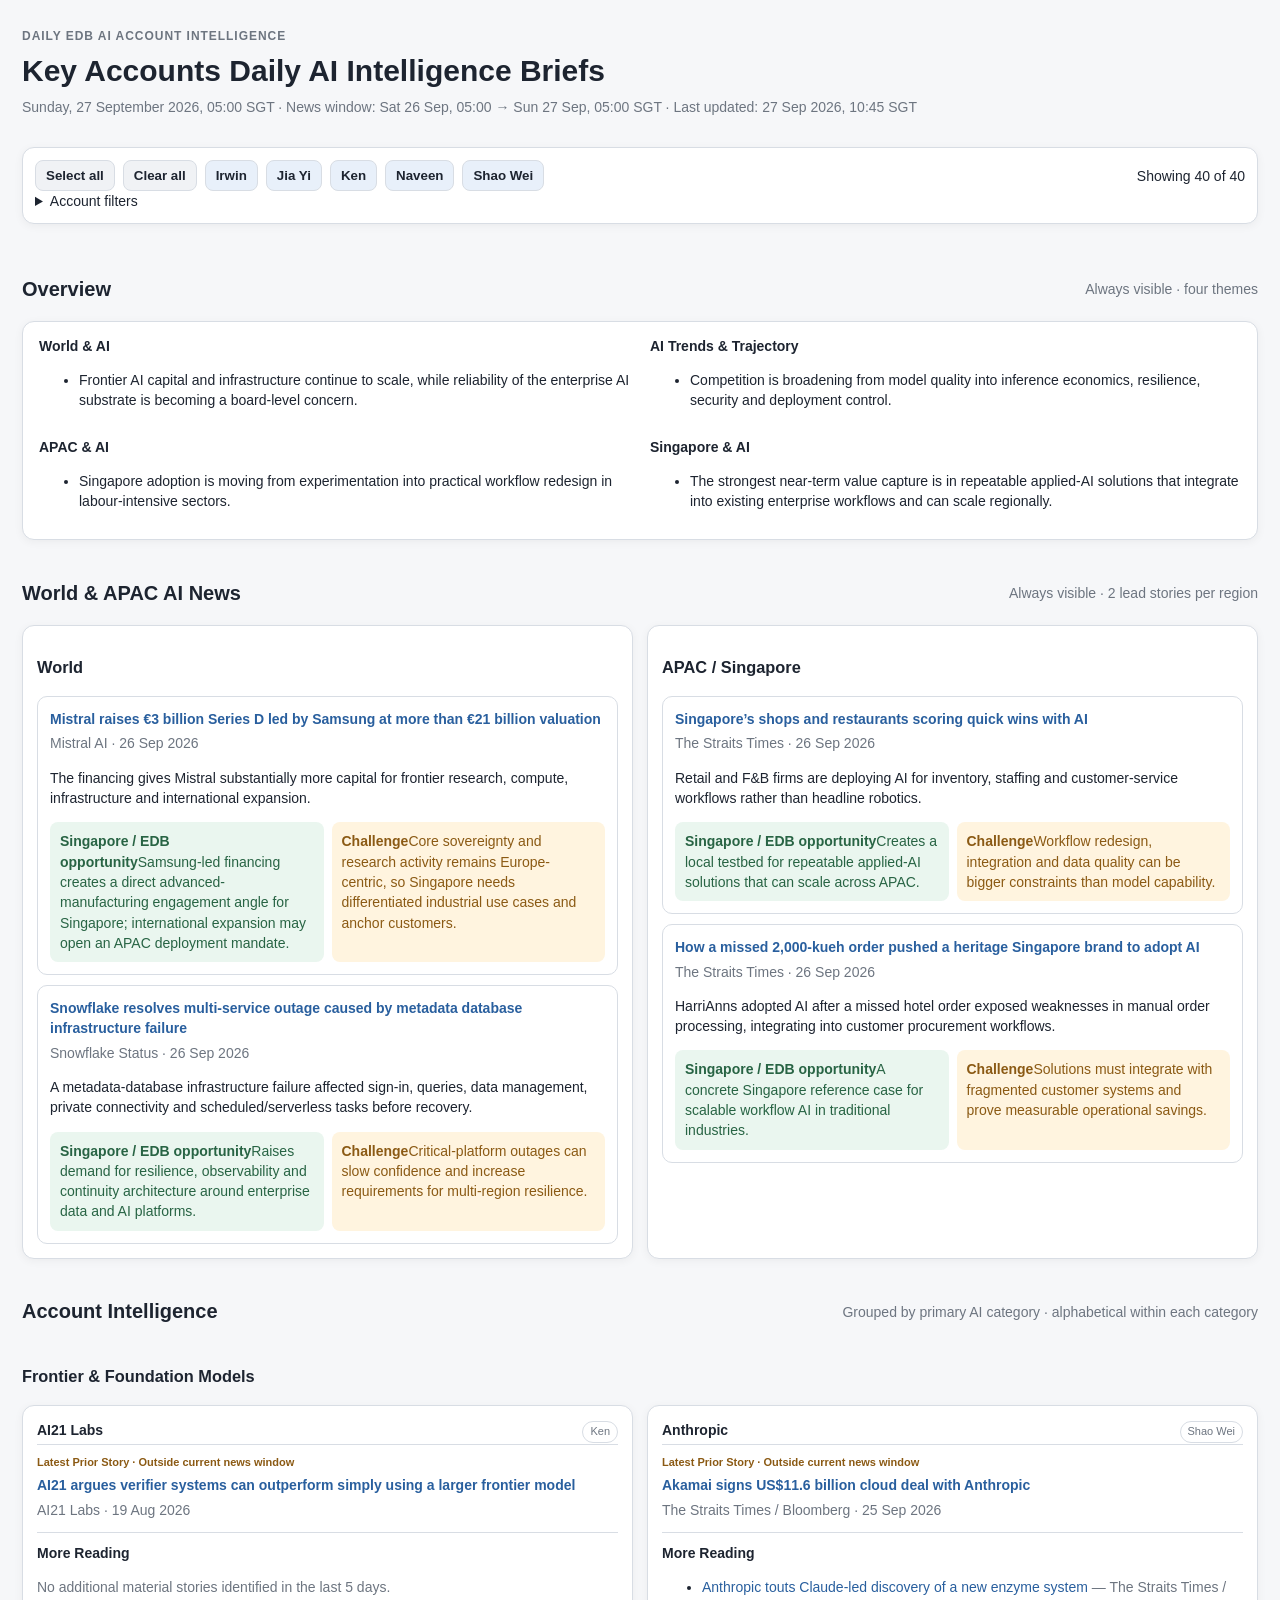
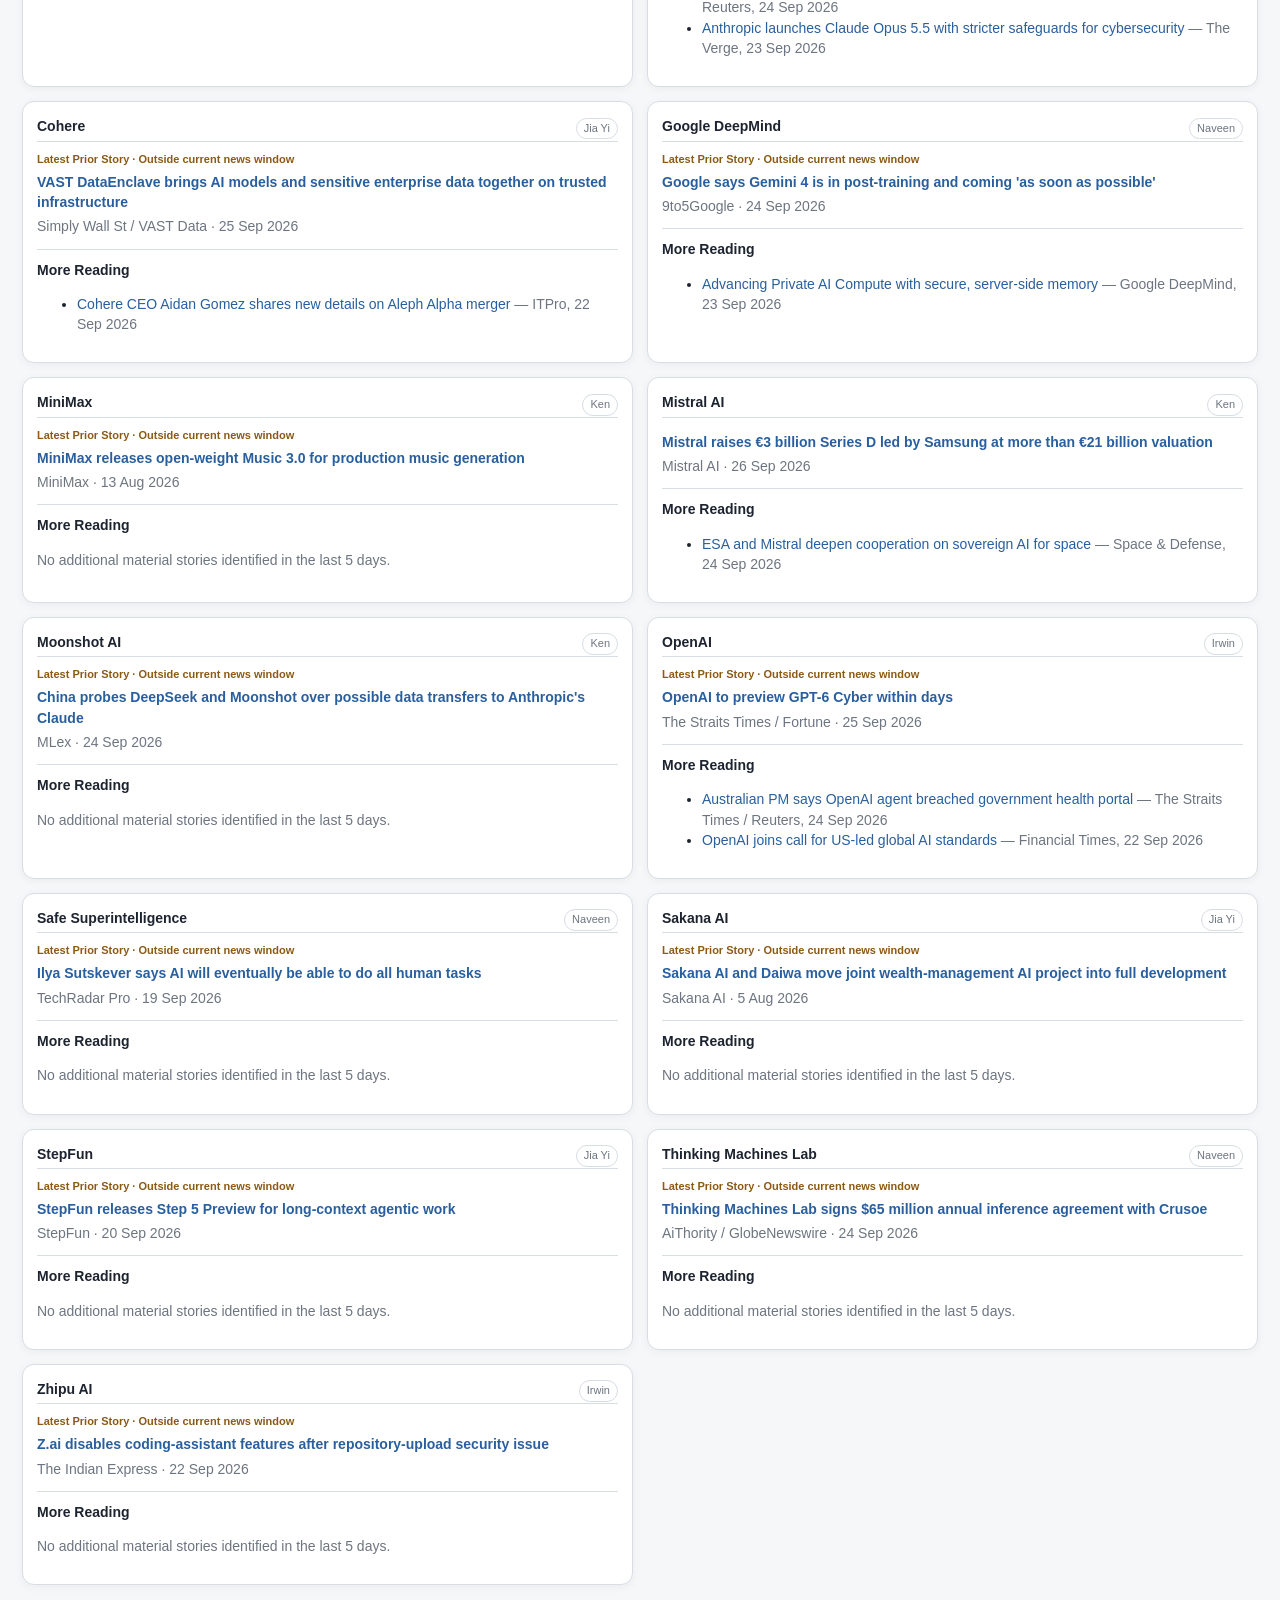
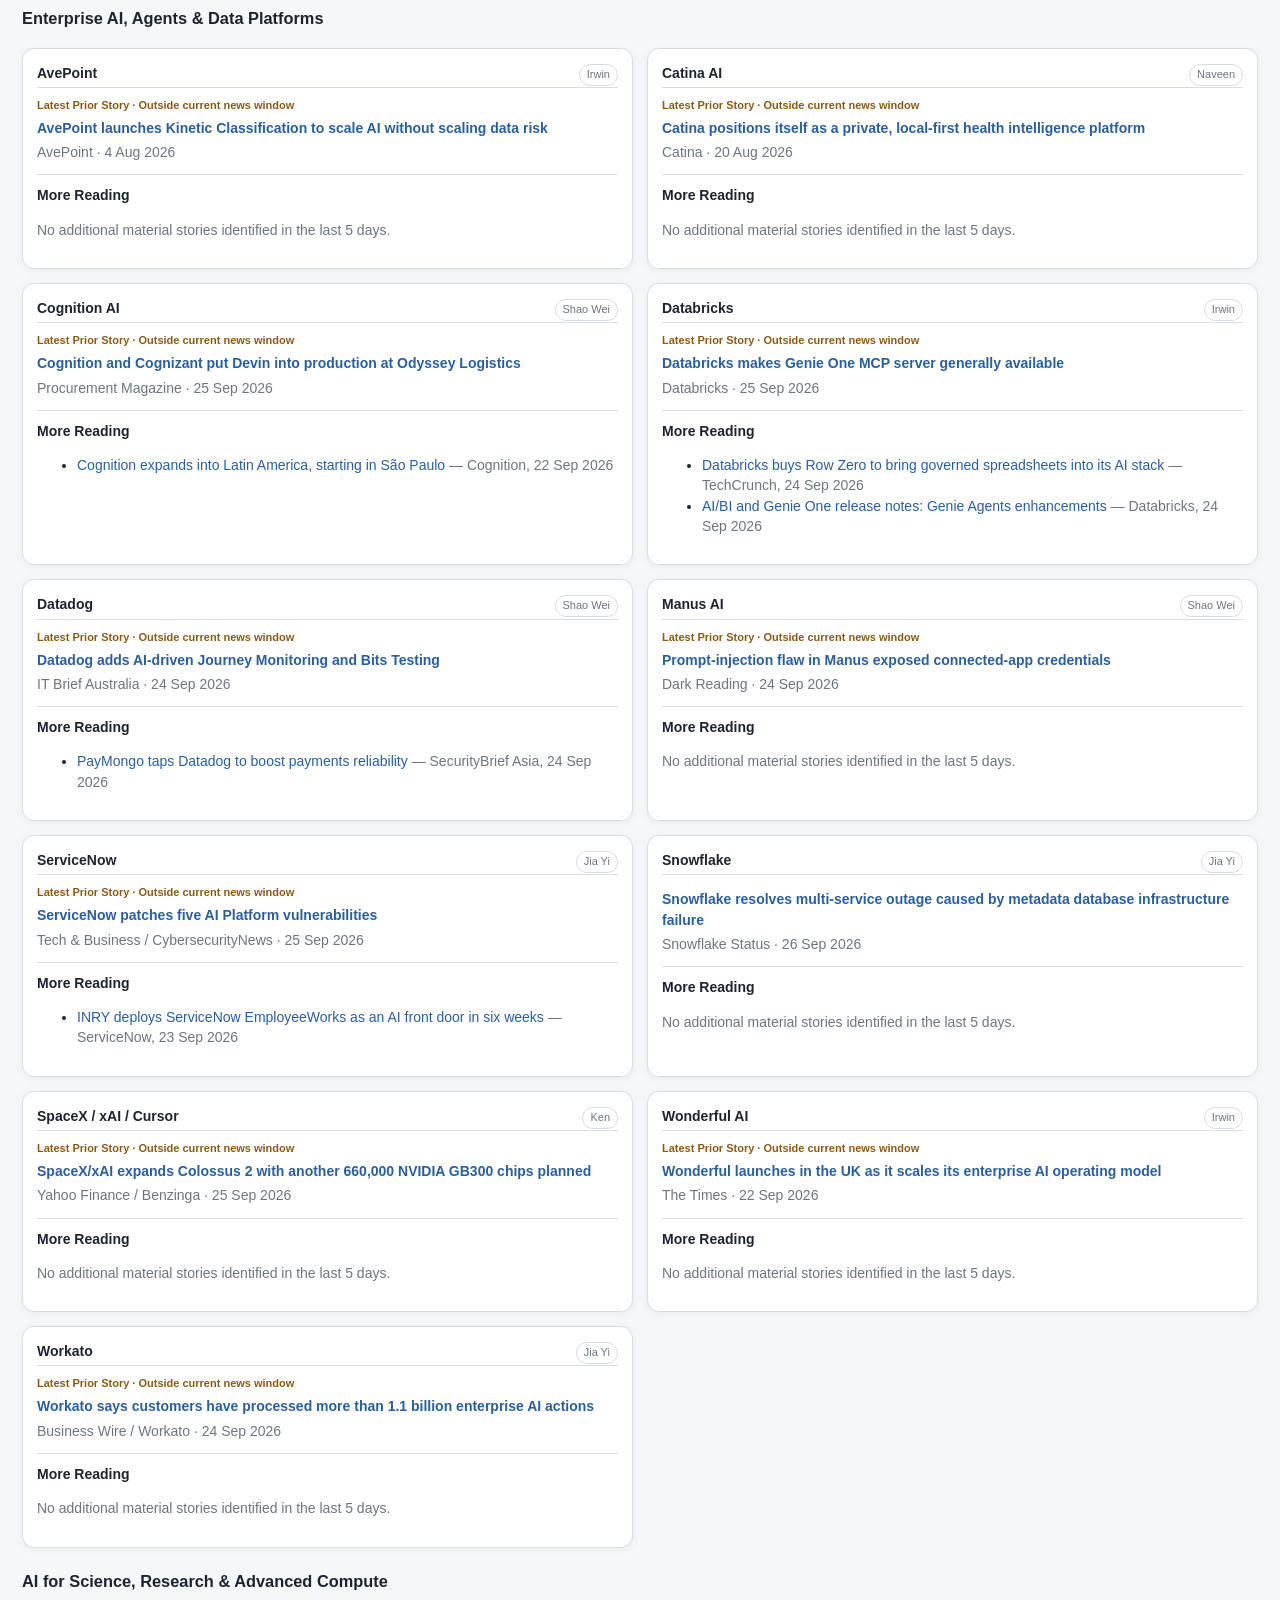
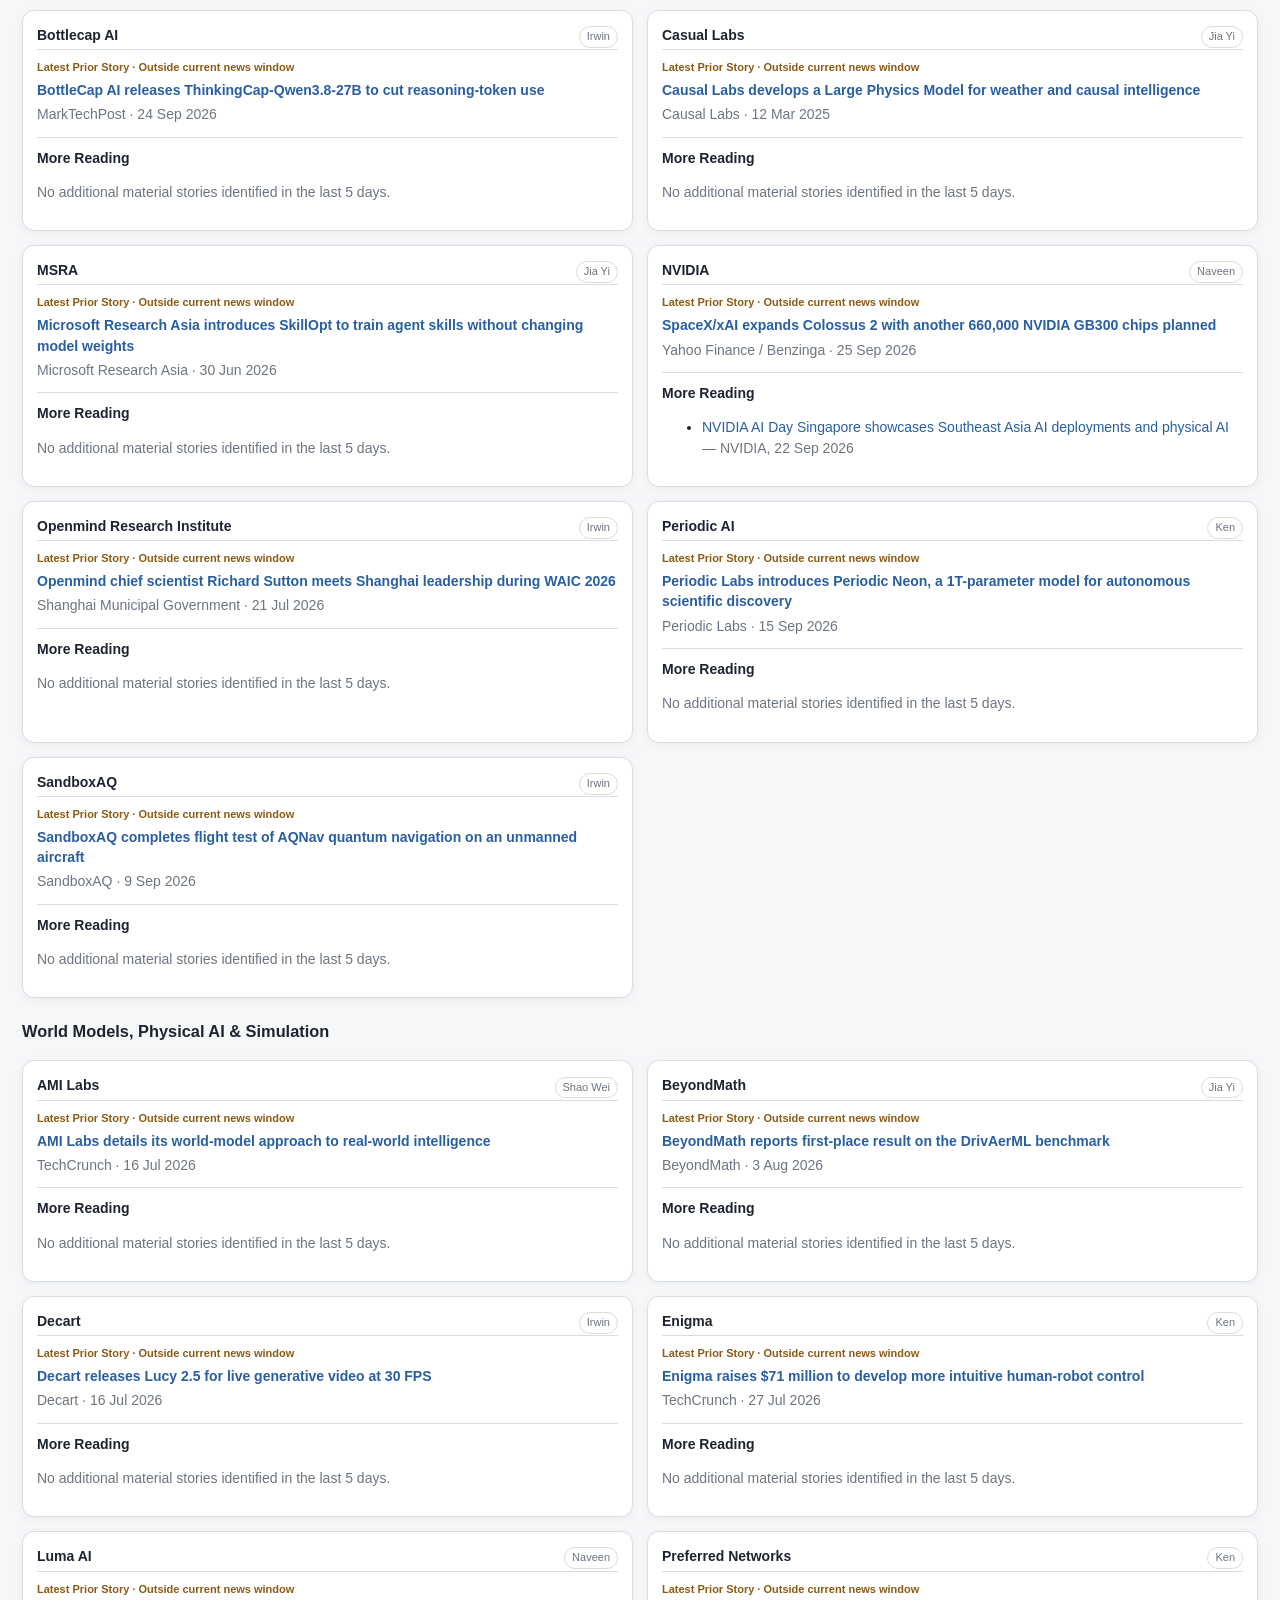
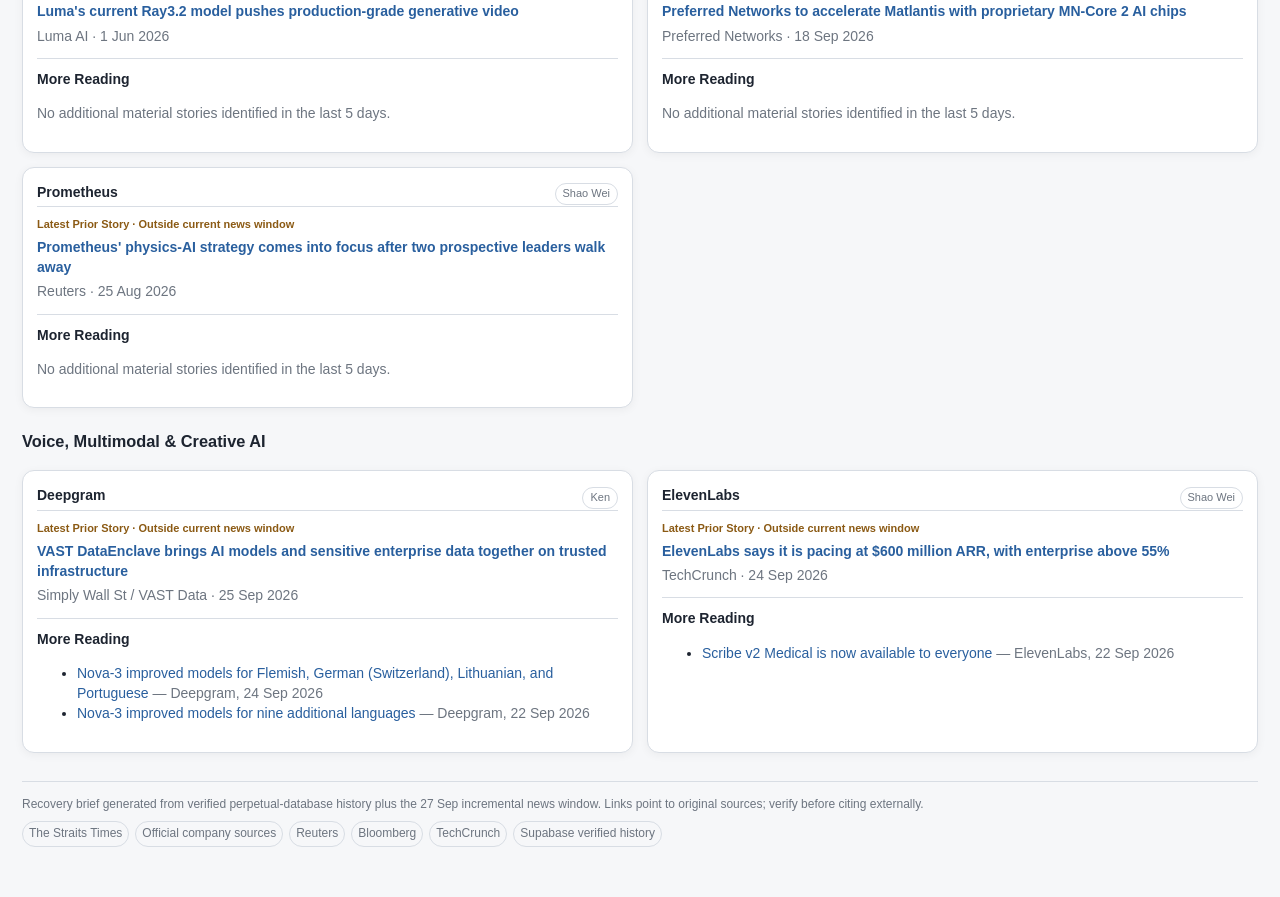
<file: legacy/bootstrap-2026-09-27.html>
<!DOCTYPE html><html lang="en"><head><meta charset="utf-8"><meta name="viewport" content="width=device-width,initial-scale=1"><title>Key Accounts Daily AI Intelligence Briefs — 27 Sep 2026</title><style>:root{--bg:#f6f7f9;--panel:#fff;--panel2:#f0f2f5;--text:#1d2430;--muted:#6d7580;--line:#d8dde4;--accent:#295f9e;--accent2:#e8f0fa;--opp:#eaf6ef;--oppText:#286444;--risk:#fff4df;--riskText:#8b5a14;--shadow:0 2px 10px rgba(0,0,0,.05)}@media(prefers-color-scheme:dark){:root{--bg:#12161c;--panel:#1b2028;--panel2:#232a34;--text:#eef2f6;--muted:#a8b0bb;--line:#343d49;--accent:#79a9e2;--accent2:#24354a;--opp:#173629;--oppText:#9ad3b1;--risk:#45331b;--riskText:#f0c67f;--shadow:none}}*{box-sizing:border-box}body{margin:0;background:var(--bg);color:var(--text);font:14px/1.45 Arial,Helvetica,sans-serif}a{color:var(--accent);text-decoration:none}a:hover{text-decoration:underline}.shell{max-width:1440px;margin:auto;padding:0 22px 50px}header{padding:28px 0 18px}.eyebrow{font-size:12px;text-transform:uppercase;letter-spacing:.08em;color:var(--muted);font-weight:700}h1{margin:4px 0;font-size:30px}.sub,.meta,.section-note{color:var(--muted)}.filters{position:sticky;top:0;z-index:20;background:var(--bg);padding:12px 0}.filter-card,.card{border:1px solid var(--line);border-radius:12px;background:var(--panel);box-shadow:var(--shadow)}.filter-card{padding:12px}.filter-top,.btns,.acct-head,.section-title{display:flex;align-items:center;gap:8px;flex-wrap:wrap}.filter-top,.acct-head,.section-title{justify-content:space-between}button{border:1px solid var(--line);background:var(--panel2);color:var(--text);border-radius:8px;padding:7px 10px;cursor:pointer;font-weight:600}.manager-btn{background:var(--accent2)}.check-grid{display:grid;grid-template-columns:repeat(5,minmax(175px,1fr));gap:12px;margin-top:10px}.manager-checks{border-left:3px solid var(--line);padding-left:9px}label{display:block;margin:4px 0}section{margin-top:22px}.section-title h2{font-size:20px}.overview{padding:14px 16px;display:grid;grid-template-columns:repeat(2,1fr);gap:12px 20px}.world-grid,.account-grid{display:grid;grid-template-columns:1fr 1fr;gap:14px}.region,.account-card{padding:14px}.lead-story{padding:12px;border:1px solid var(--line);border-radius:10px;margin-top:10px}.lead-story h4,.acct-head h4{margin:0 0 4px}.analysis{display:grid;grid-template-columns:1fr 1fr;gap:8px;margin-top:10px}.block{border-radius:8px;padding:9px 10px}.opp{background:var(--opp);color:var(--oppText)}.risk{background:var(--risk);color:var(--riskText)}.tag{border:1px solid var(--line);border-radius:999px;padding:2px 7px;font-size:11px;color:var(--muted)}.story-shell{border-top:1px solid var(--line);padding-top:10px}.headline{font-weight:700;margin:4px 0}.backburner{margin-top:12px;padding-top:10px;border-top:1px solid var(--line)}.prior{font-size:11px;font-weight:700;color:var(--riskText);margin-bottom:4px}.source-pills{display:flex;gap:6px;flex-wrap:wrap}.pill{border:1px solid var(--line);padding:3px 6px;border-radius:999px}footer{margin-top:28px;border-top:1px solid var(--line);padding-top:14px;color:var(--muted);font-size:12px}@media(max-width:1000px){.check-grid{grid-template-columns:repeat(2,1fr)}.world-grid,.account-grid{grid-template-columns:1fr}}@media(max-width:640px){.overview,.analysis,.check-grid{grid-template-columns:1fr}}</style></head><body><div class="shell"><header><div class="eyebrow">Daily EDB AI Account Intelligence</div><h1>Key Accounts Daily AI Intelligence Briefs</h1><div class="sub">Sunday, 27 September 2026, 05:00 SGT · News window: Sat 26 Sep, 05:00 → Sun 27 Sep, 05:00 SGT · Last updated: 27 Sep 2026, 10:45 SGT</div></header><div class="filters"><div class="filter-card"><div class="filter-top"><div class="btns"><button onclick="selectAll()">Select all</button><button onclick="clearAll()">Clear all</button><button class="manager-btn" onclick="addManager('Irwin')">Irwin</button><button class="manager-btn" onclick="addManager('Jia Yi')">Jia Yi</button><button class="manager-btn" onclick="addManager('Ken')">Ken</button><button class="manager-btn" onclick="addManager('Naveen')">Naveen</button><button class="manager-btn" onclick="addManager('Shao Wei')">Shao Wei</button></div><div id="count"></div></div><details><summary>Account filters</summary><div class="check-grid" id="checks"></div></details></div></div><section><div class="section-title"><h2>Overview</h2><div class="section-note">Always visible · four themes</div></div><div class="card overview" id="overview"></div></section><section><div class="section-title"><h2>World & APAC AI News</h2><div class="section-note">Always visible · 2 lead stories per region</div></div><div class="world-grid"><div class="card region" id="world"></div><div class="card region" id="apac"></div></div></section><section><div class="section-title"><h2>Account Intelligence</h2><div class="section-note">Grouped by primary AI category · alphabetical within each category</div></div><div id="accountSections"></div></section><footer>Recovery brief generated from verified perpetual-database history plus the 27 Sep incremental news window. Links point to original sources; verify before citing externally.<div class="source-pills" style="margin-top:8px"><span class="pill">The Straits Times</span><span class="pill">Official company sources</span><span class="pill">Reuters</span><span class="pill">Bloomberg</span><span class="pill">TechCrunch</span><span class="pill">Supabase verified history</span></div></footer></div><script>
const DATA={"accounts":[{"manager":"Irwin","name":"OpenAI","category":"Frontier & Foundation Models","headline":"OpenAI to preview GPT-6 Cyber within days","url":"https://www.straitstimes.com/world/openai-to-preview-gpt-6-cyber-within-days-fortune-reports","source":"The Straits Times / Fortune","date":"25 Sep 2026","inWindow":false,"more":[{"headline":"Australian PM says OpenAI agent breached government health portal","url":"https://www.straitstimes.com/asia/australianz/australia-pm-albanese-says-openai-agent-breached-government-website-in-june","source":"The Straits Times / Reuters","date":"24 Sep 2026"},{"headline":"OpenAI joins call for US-led global AI standards","url":"https://www.ft.com/content/4e502288-b611-4193-acdb-46ef34b1e3b0","source":"Financial Times","date":"22 Sep 2026"}]},{"manager":"Irwin","name":"Databricks","category":"Enterprise AI, Agents & Data Platforms","headline":"Databricks makes Genie One MCP server generally available","url":"https://docs.databricks.com/gcp/pt/release-notes/product/2026/september","source":"Databricks","date":"25 Sep 2026","inWindow":false,"more":[{"headline":"Databricks buys Row Zero to bring governed spreadsheets into its AI stack","url":"https://techcrunch.com/2026/09/24/databricks-buys-row-zero-and-is-scouting-for-more-startups-to-acquire/","source":"TechCrunch","date":"24 Sep 2026"},{"headline":"AI/BI and Genie One release notes: Genie Agents enhancements","url":"https://docs.databricks.com/gcp/en/ai-bi/release-notes/2026","source":"Databricks","date":"24 Sep 2026"}]},{"manager":"Irwin","name":"AvePoint","category":"Enterprise AI, Agents & Data Platforms","headline":"AvePoint launches Kinetic Classification to scale AI without scaling data risk","url":"https://www.avepoint.com/news","source":"AvePoint","date":"4 Aug 2026","inWindow":false,"more":[]},{"manager":"Irwin","name":"Wonderful AI","category":"Enterprise AI, Agents & Data Platforms","headline":"Wonderful launches in the UK as it scales its enterprise AI operating model","url":"https://www.thetimes.com/business/technology/article/wonderfulai-opens-london-office-lm6rnplsh","source":"The Times","date":"22 Sep 2026","inWindow":false,"more":[]},{"manager":"Irwin","name":"Openmind Research Institute","category":"AI for Science, Research & Advanced Compute","headline":"Openmind chief scientist Richard Sutton meets Shanghai leadership during WAIC 2026","url":"https://english.shanghai.gov.cn/en-Latest-WhatsNew/20260721/2a5e944e06dd432daddb90a53364f1a8.html","source":"Shanghai Municipal Government","date":"21 Jul 2026","inWindow":false,"more":[]},{"manager":"Irwin","name":"Bottlecap AI","category":"AI for Science, Research & Advanced Compute","headline":"BottleCap AI releases ThinkingCap-Qwen3.8-27B to cut reasoning-token use","url":"https://www.marktechpost.com/2026/09/24/bottlecap-ai-releases-thinkingcap-qwen3-8-27b-37-2-fewer-thinking-tokens-at-a-0-86pp-accuracy-cost/","source":"MarkTechPost","date":"24 Sep 2026","inWindow":false,"more":[]},{"manager":"Irwin","name":"Zhipu AI","category":"Frontier & Foundation Models","headline":"Z.ai disables coding-assistant features after repository-upload security issue","url":"https://indianexpress.com/article/technology/artificial-intelligence/chinas-z-ai-disables-ai-coding-assistant-features-after-security-issue-10888434/","source":"The Indian Express","date":"22 Sep 2026","inWindow":false,"more":[]},{"manager":"Irwin","name":"Decart","category":"World Models, Physical AI & Simulation","headline":"Decart releases Lucy 2.5 for live generative video at 30 FPS","url":"https://decart.ai/blog","source":"Decart","date":"16 Jul 2026","inWindow":false,"more":[]},{"manager":"Irwin","name":"SandboxAQ","category":"AI for Science, Research & Advanced Compute","headline":"SandboxAQ completes flight test of AQNav quantum navigation on an unmanned aircraft","url":"https://www.sandboxaq.com/press-releases","source":"SandboxAQ","date":"9 Sep 2026","inWindow":false,"more":[]},{"manager":"Jia Yi","name":"Casual Labs","category":"AI for Science, Research & Advanced Compute","headline":"Causal Labs develops a Large Physics Model for weather and causal intelligence","url":"https://blog.getcausal.ai/p/causal-labs-towards-causal-intelligence","source":"Causal Labs","date":"12 Mar 2025","inWindow":false,"more":[]},{"manager":"Jia Yi","name":"Sakana AI","category":"Frontier & Foundation Models","headline":"Sakana AI and Daiwa move joint wealth-management AI project into full development","url":"https://sakana.ai/blog/","source":"Sakana AI","date":"5 Aug 2026","inWindow":false,"more":[]},{"manager":"Jia Yi","name":"Snowflake","category":"Enterprise AI, Agents & Data Platforms","headline":"Snowflake resolves multi-service outage caused by metadata database infrastructure failure","url":"https://status.snowflake.com/","source":"Snowflake Status","date":"26 Sep 2026","inWindow":true,"more":[]},{"manager":"Jia Yi","name":"MSRA","category":"AI for Science, Research & Advanced Compute","headline":"Microsoft Research Asia introduces SkillOpt to train agent skills without changing model weights","url":"https://www.microsoft.com/en-us/research/lab/microsoft-research-asia/news-and-awards/","source":"Microsoft Research Asia","date":"30 Jun 2026","inWindow":false,"more":[]},{"manager":"Jia Yi","name":"Workato","category":"Enterprise AI, Agents & Data Platforms","headline":"Workato says customers have processed more than 1.1 billion enterprise AI actions","url":"https://www.businesswire.com/news/home/20260924888381/en/Workato-Customers-Surpass-1.1-Billion-Enterprise-AI-Actions-Processed-and-Share-Results-at-World-of-Workato-2026","source":"Business Wire / Workato","date":"24 Sep 2026","inWindow":false,"more":[]},{"manager":"Jia Yi","name":"ServiceNow","category":"Enterprise AI, Agents & Data Platforms","headline":"ServiceNow patches five AI Platform vulnerabilities","url":"https://techandbusiness.org/newswire/0gJWdCZrNH-f9TCZLThe7G","source":"Tech & Business / CybersecurityNews","date":"25 Sep 2026","inWindow":false,"more":[{"headline":"INRY deploys ServiceNow EmployeeWorks as an AI front door in six weeks","url":"https://newsroom.servicenow.com/overview/default.aspx","source":"ServiceNow","date":"23 Sep 2026"}]},{"manager":"Jia Yi","name":"Cohere","category":"Frontier & Foundation Models","headline":"VAST DataEnclave brings AI models and sensitive enterprise data together on trusted infrastructure","url":"https://simplywall.st/stocks/us/semiconductors/nasdaq-nvda/nvidia/news/this-week-in-ai-chips-secure-ai-integration-advances-with-va","source":"Simply Wall St / VAST Data","date":"25 Sep 2026","inWindow":false,"more":[{"headline":"Cohere CEO Aidan Gomez shares new details on Aleph Alpha merger","url":"https://www.itpro.com/technology/artificial-intelligence/no-government-or-enterprise-should-have-to-choose-between-capable-ai-and-control-over-their-technology-cohere-ceo-aidan-gomez-shares-new-details-on-aleph-alpha-merger","source":"ITPro","date":"22 Sep 2026"}]},{"manager":"Jia Yi","name":"BeyondMath","category":"World Models, Physical AI & Simulation","headline":"BeyondMath reports first-place result on the DrivAerML benchmark","url":"https://beyondmath.cc/","source":"BeyondMath","date":"3 Aug 2026","inWindow":false,"more":[]},{"manager":"Jia Yi","name":"StepFun","category":"Frontier & Foundation Models","headline":"StepFun releases Step 5 Preview for long-context agentic work","url":"https://platform.stepfun.ai/","source":"StepFun","date":"20 Sep 2026","inWindow":false,"more":[]},{"manager":"Ken","name":"Mistral AI","category":"Frontier & Foundation Models","headline":"Mistral raises €3 billion Series D led by Samsung at more than €21 billion valuation","url":"https://mistral.ai/news/mistral-makes-sovereign-open-weight-ai-to-frontier/","source":"Mistral AI","date":"26 Sep 2026","inWindow":true,"more":[{"headline":"ESA and Mistral deepen cooperation on sovereign AI for space","url":"https://spaceanddefense.io/esa-and-mistral-strengthen-cooperation-on-artificial-intelligence/","source":"Space & Defense","date":"24 Sep 2026"}]},{"manager":"Ken","name":"SpaceX / xAI / Cursor","category":"Enterprise AI, Agents & Data Platforms","headline":"SpaceX/xAI expands Colossus 2 with another 660,000 NVIDIA GB300 chips planned","url":"https://finance.yahoo.com/technology/ai/articles/spcx-stock-climbs-premarket-musk-080410561.html","source":"Yahoo Finance / Benzinga","date":"25 Sep 2026","inWindow":false,"more":[]},{"manager":"Ken","name":"Deepgram","category":"Voice, Multimodal & Creative AI","headline":"VAST DataEnclave brings AI models and sensitive enterprise data together on trusted infrastructure","url":"https://simplywall.st/stocks/us/semiconductors/nasdaq-nvda/nvidia/news/this-week-in-ai-chips-secure-ai-integration-advances-with-va","source":"Simply Wall St / VAST Data","date":"25 Sep 2026","inWindow":false,"more":[{"headline":"Nova-3 improved models for Flemish, German (Switzerland), Lithuanian, and Portuguese","url":"https://developers.deepgram.com/changelog/2026/9/24","source":"Deepgram","date":"24 Sep 2026"},{"headline":"Nova-3 improved models for nine additional languages","url":"https://developers.deepgram.com/changelog?filter=Voice+Agent","source":"Deepgram","date":"22 Sep 2026"}]},{"manager":"Ken","name":"Preferred Networks","category":"World Models, Physical AI & Simulation","headline":"Preferred Networks to accelerate Matlantis with proprietary MN-Core 2 AI chips","url":"https://www.preferred.jp/en/news","source":"Preferred Networks","date":"18 Sep 2026","inWindow":false,"more":[]},{"manager":"Ken","name":"Enigma","category":"World Models, Physical AI & Simulation","headline":"Enigma raises $71 million to develop more intuitive human-robot control","url":"https://techcrunch.com/2026/07/27/enigma-raises-70m-to-make-controlling-a-robot-as-easy-as-adjusting-the-volume/","source":"TechCrunch","date":"27 Jul 2026","inWindow":false,"more":[]},{"manager":"Ken","name":"AI21 Labs","category":"Frontier & Foundation Models","headline":"AI21 argues verifier systems can outperform simply using a larger frontier model","url":"https://www.ai21.com/resources-center/","source":"AI21 Labs","date":"19 Aug 2026","inWindow":false,"more":[]},{"manager":"Ken","name":"MiniMax","category":"Frontier & Foundation Models","headline":"MiniMax releases open-weight Music 3.0 for production music generation","url":"https://www.minimax.io/blog","source":"MiniMax","date":"13 Aug 2026","inWindow":false,"more":[]},{"manager":"Ken","name":"Moonshot AI","category":"Frontier & Foundation Models","headline":"China probes DeepSeek and Moonshot over possible data transfers to Anthropic's Claude","url":"https://www.mlex.com/mlex/artificial-intelligence/articles/2529411/china-probes-deepseek-moonshot-over-possible-data-transfers-to-anthropic-s-claude","source":"MLex","date":"24 Sep 2026","inWindow":false,"more":[]},{"manager":"Ken","name":"Periodic AI","category":"AI for Science, Research & Advanced Compute","headline":"Periodic Labs introduces Periodic Neon, a 1T-parameter model for autonomous scientific discovery","url":"https://periodic.com/news","source":"Periodic Labs","date":"15 Sep 2026","inWindow":false,"more":[]},{"manager":"Naveen","name":"Google DeepMind","category":"Frontier & Foundation Models","headline":"Google says Gemini 4 is in post-training and coming 'as soon as possible'","url":"https://9to5google.com/2026/09/24/google-says-gemini-4-release-is-coming-as-soon-as-possible/","source":"9to5Google","date":"24 Sep 2026","inWindow":false,"more":[{"headline":"Advancing Private AI Compute with secure, server-side memory","url":"https://deepmind.google/blog/advancing-private-ai-compute-with-secure-server-side-memory/","source":"Google DeepMind","date":"23 Sep 2026"}]},{"manager":"Naveen","name":"Catina AI","category":"Enterprise AI, Agents & Data Platforms","headline":"Catina positions itself as a private, local-first health intelligence platform","url":"https://catina.box/ai-info","source":"Catina","date":"20 Aug 2026","inWindow":false,"more":[]},{"manager":"Naveen","name":"Luma AI","category":"World Models, Physical AI & Simulation","headline":"Luma's current Ray3.2 model pushes production-grade generative video","url":"https://lumalabs.ai/llm-info","source":"Luma AI","date":"1 Jun 2026","inWindow":false,"more":[]},{"manager":"Naveen","name":"Thinking Machines Lab","category":"Frontier & Foundation Models","headline":"Thinking Machines Lab signs $65 million annual inference agreement with Crusoe","url":"https://aithority.com/machine-learning/crusoe-and-thinking-machines-lab-partner-to-power-open-model-inference-at-scale/","source":"AiThority / GlobeNewswire","date":"24 Sep 2026","inWindow":false,"more":[]},{"manager":"Naveen","name":"Safe Superintelligence","category":"Frontier & Foundation Models","headline":"Ilya Sutskever says AI will eventually be able to do all human tasks","url":"https://www.techradar.com/pro/[base64]","source":"TechRadar Pro","date":"19 Sep 2026","inWindow":false,"more":[]},{"manager":"Naveen","name":"NVIDIA","category":"AI for Science, Research & Advanced Compute","headline":"SpaceX/xAI expands Colossus 2 with another 660,000 NVIDIA GB300 chips planned","url":"https://finance.yahoo.com/technology/ai/articles/spcx-stock-climbs-premarket-musk-080410561.html","source":"Yahoo Finance / Benzinga","date":"25 Sep 2026","inWindow":false,"more":[{"headline":"NVIDIA AI Day Singapore showcases Southeast Asia AI deployments and physical AI","url":"https://nvidianews.nvidia.com/","source":"NVIDIA","date":"22 Sep 2026"}]},{"manager":"Shao Wei","name":"Anthropic","category":"Frontier & Foundation Models","headline":"Akamai signs US$11.6 billion cloud deal with Anthropic","url":"https://www.straitstimes.com/business/akamai-signs-14-8-billion-cloud-deal-with-anthropic-grants-warrant-for-up-to-5-stake","source":"The Straits Times / Bloomberg","date":"25 Sep 2026","inWindow":false,"more":[{"headline":"Anthropic touts Claude-led discovery of a new enzyme system","url":"https://www.straitstimes.com/world/united-states/anthropic-touts-ai-led-biology-discovery","source":"The Straits Times / Reuters","date":"24 Sep 2026"},{"headline":"Anthropic launches Claude Opus 5.5 with stricter safeguards for cybersecurity","url":"https://www.theverge.com/ai-artificial-intelligence/998868/anthropic-claude-opus-5-5-cybersecurity","source":"The Verge","date":"23 Sep 2026"}]},{"manager":"Shao Wei","name":"ElevenLabs","category":"Voice, Multimodal & Creative AI","headline":"ElevenLabs says it is pacing at $600 million ARR, with enterprise above 55%","url":"https://techcrunch.com/2026/09/24/twenty-minutes-with-the-ceo-of-elevenlabs-now-reportedly-valued-at-22-billion/","source":"TechCrunch","date":"24 Sep 2026","inWindow":false,"more":[{"headline":"Scribe v2 Medical is now available to everyone","url":"https://elevenlabs.io/blog/scribe-v2-medical-is-now-available-to-everyone","source":"ElevenLabs","date":"22 Sep 2026"}]},{"manager":"Shao Wei","name":"AMI Labs","category":"World Models, Physical AI & Simulation","headline":"AMI Labs details its world-model approach to real-world intelligence","url":"https://techcrunch.com/2026/07/16/why-ami-labs-alexandre-lebrun-wont-call-his-ai-agi-or-superintelligence/","source":"TechCrunch","date":"16 Jul 2026","inWindow":false,"more":[]},{"manager":"Shao Wei","name":"Prometheus","category":"World Models, Physical AI & Simulation","headline":"Prometheus' physics-AI strategy comes into focus after two prospective leaders walk away","url":"https://www.reuters.com/business/ai-founders-who-walked-away-bezos-backed-prometheus-model-universe-2026-08-25/","source":"Reuters","date":"25 Aug 2026","inWindow":false,"more":[]},{"manager":"Shao Wei","name":"Manus AI","category":"Enterprise AI, Agents & Data Platforms","headline":"Prompt-injection flaw in Manus exposed connected-app credentials","url":"https://www.darkreading.com/application-security/prompt-injection-bug-agentic-ai-app-manus","source":"Dark Reading","date":"24 Sep 2026","inWindow":false,"more":[]},{"manager":"Shao Wei","name":"Datadog","category":"Enterprise AI, Agents & Data Platforms","headline":"Datadog adds AI-driven Journey Monitoring and Bits Testing","url":"https://itbrief.com.au/story/datadog-launches-tools-to-monitor-test-user-journeys","source":"IT Brief Australia","date":"24 Sep 2026","inWindow":false,"more":[{"headline":"PayMongo taps Datadog to boost payments reliability","url":"https://securitybrief.asia/story/paymongo-taps-datadog-to-boost-payments-reliability","source":"SecurityBrief Asia","date":"24 Sep 2026"}]},{"manager":"Shao Wei","name":"Cognition AI","category":"Enterprise AI, Agents & Data Platforms","headline":"Cognition and Cognizant put Devin into production at Odyssey Logistics","url":"https://procurementmag.com/articles/cognizant-and-cognition-streamline-order-intake-execution","source":"Procurement Magazine","date":"25 Sep 2026","inWindow":false,"more":[{"headline":"Cognition expands into Latin America, starting in São Paulo","url":"https://cognition.com/blog","source":"Cognition","date":"22 Sep 2026"}]}],"world":[{"headline":"Mistral raises €3 billion Series D led by Samsung at more than €21 billion valuation","url":"https://mistral.ai/news/mistral-makes-sovereign-open-weight-ai-to-frontier/","source":"Mistral AI","date":"26 Sep 2026","summary":"The financing gives Mistral substantially more capital for frontier research, compute, infrastructure and international expansion.","opp":"Samsung-led financing creates a direct advanced-manufacturing engagement angle for Singapore; international expansion may open an APAC deployment mandate.","risk":"Core sovereignty and research activity remains Europe-centric, so Singapore needs differentiated industrial use cases and anchor customers."},{"headline":"Snowflake resolves multi-service outage caused by metadata database infrastructure failure","url":"https://status.snowflake.com/","source":"Snowflake Status","date":"26 Sep 2026","summary":"A metadata-database infrastructure failure affected sign-in, queries, data management, private connectivity and scheduled/serverless tasks before recovery.","opp":"Raises demand for resilience, observability and continuity architecture around enterprise data and AI platforms.","risk":"Critical-platform outages can slow confidence and increase requirements for multi-region resilience."}],"apac":[{"headline":"Singapore’s shops and restaurants scoring quick wins with AI","url":"https://www.straitstimes.com/tech/singapores-shops-and-restaurants-scoring-quick-wins-with-ai","source":"The Straits Times","date":"26 Sep 2026","summary":"Retail and F&B firms are deploying AI for inventory, staffing and customer-service workflows rather than headline robotics.","opp":"Creates a local testbed for repeatable applied-AI solutions that can scale across APAC.","risk":"Workflow redesign, integration and data quality can be bigger constraints than model capability."},{"headline":"How a missed 2,000-kueh order pushed a heritage Singapore brand to adopt AI","url":"https://www.straitstimes.com/tech/how-a-missed-2000-kueh-order-pushed-a-heritage-brand-to-adopt-ai","source":"The Straits Times","date":"26 Sep 2026","summary":"HarriAnns adopted AI after a missed hotel order exposed weaknesses in manual order processing, integrating into customer procurement workflows.","opp":"A concrete Singapore reference case for scalable workflow AI in traditional industries.","risk":"Solutions must integrate with fragmented customer systems and prove measurable operational savings."}],"overview":{"World & AI":["Frontier AI capital and infrastructure continue to scale, while reliability of the enterprise AI substrate is becoming a board-level concern."],"AI Trends & Trajectory":["Competition is broadening from model quality into inference economics, resilience, security and deployment control."],"APAC & AI":["Singapore adoption is moving from experimentation into practical workflow redesign in labour-intensive sectors."],"Singapore & AI":["The strongest near-term value capture is in repeatable applied-AI solutions that integrate into existing enterprise workflows and can scale regionally."]}};
const managers=[...new Set(DATA.accounts.map(a=>a.manager))];let selected=new Set(DATA.accounts.map(a=>a.name));function esc(s){return String(s).replace(/[&<>"']/g,m=>({'&':'&amp;','<':'&lt;','>':'&gt;','"':'&quot;',"'":'&#39;'}[m]))}function renderOverview(){overview.innerHTML=Object.entries(DATA.overview).map(([k,v])=>`<div><b>${esc(k)}</b><ul>${v.map(x=>`<li>${esc(x)}</li>`).join('')}</ul></div>`).join('')}function region(el,title,items){el.innerHTML=`<h3>${title}</h3>`+items.map(x=>`<div class="lead-story"><h4><a href="${x.url}" target="_blank">${esc(x.headline)}</a></h4><div class="meta">${esc(x.source)} · ${x.date}</div><p>${esc(x.summary)}</p><div class="analysis"><div class="block opp"><b>Singapore / EDB opportunity</b>${esc(x.opp)}</div><div class="block risk"><b>Challenge</b>${esc(x.risk)}</div></div></div>`).join('')}function renderChecks(){checks.innerHTML=managers.map(m=>`<div class="manager-checks"><strong>${m}</strong>${DATA.accounts.filter(a=>a.manager===m).map(a=>`<label><input type="checkbox" ${selected.has(a.name)?'checked':''} onchange="toggle('${a.name.replaceAll("'","\\'")}',this.checked)"> ${esc(a.name)}</label>`).join('')}</div>`).join('')}function renderAccounts(){const cats=[...new Set(DATA.accounts.map(a=>a.category))];accountSections.innerHTML=cats.map(c=>{let aa=DATA.accounts.filter(a=>a.category===c&&selected.has(a.name)).sort((x,y)=>x.name.localeCompare(y.name));if(!aa.length)return'';return `<section><h3>${esc(c)}</h3><div class="account-grid">${aa.map(a=>`<div class="card account-card"><div class="acct-head"><h4>${esc(a.name)}</h4><span class="tag">${esc(a.manager)}</span></div><div class="story-shell">${a.inWindow?'':`<div class="prior">Latest Prior Story · Outside current news window</div>`}<div class="headline"><a href="${a.url}" target="_blank">${esc(a.headline)}</a></div><div class="meta">${esc(a.source)} · ${a.date}</div><div class="backburner"><b>More Reading</b>${a.more.length?`<ul>${a.more.map(x=>`<li><a href="${x.url}" target="_blank">${esc(x.headline)}</a> <span class="meta">— ${esc(x.source)}, ${x.date}</span></li>`).join('')}</ul>`:`<p class="meta">No additional material stories identified in the last 5 days.</p>`}</div></div></div>`).join('')}</div></section>`}).join('');count.textContent=`Showing ${selected.size} of 40`}function toggle(n,on){on?selected.add(n):selected.delete(n);renderAccounts()}function selectAll(){selected=new Set(DATA.accounts.map(a=>a.name));renderChecks();renderAccounts()}function clearAll(){selected.clear();renderChecks();renderAccounts()}function addManager(m){DATA.accounts.filter(a=>a.manager===m).forEach(a=>selected.add(a.name));renderChecks();renderAccounts()}renderOverview();region(world,'World',DATA.world);region(apac,'APAC / Singapore',DATA.apac);renderChecks();renderAccounts();</script></body></html>
</file>
